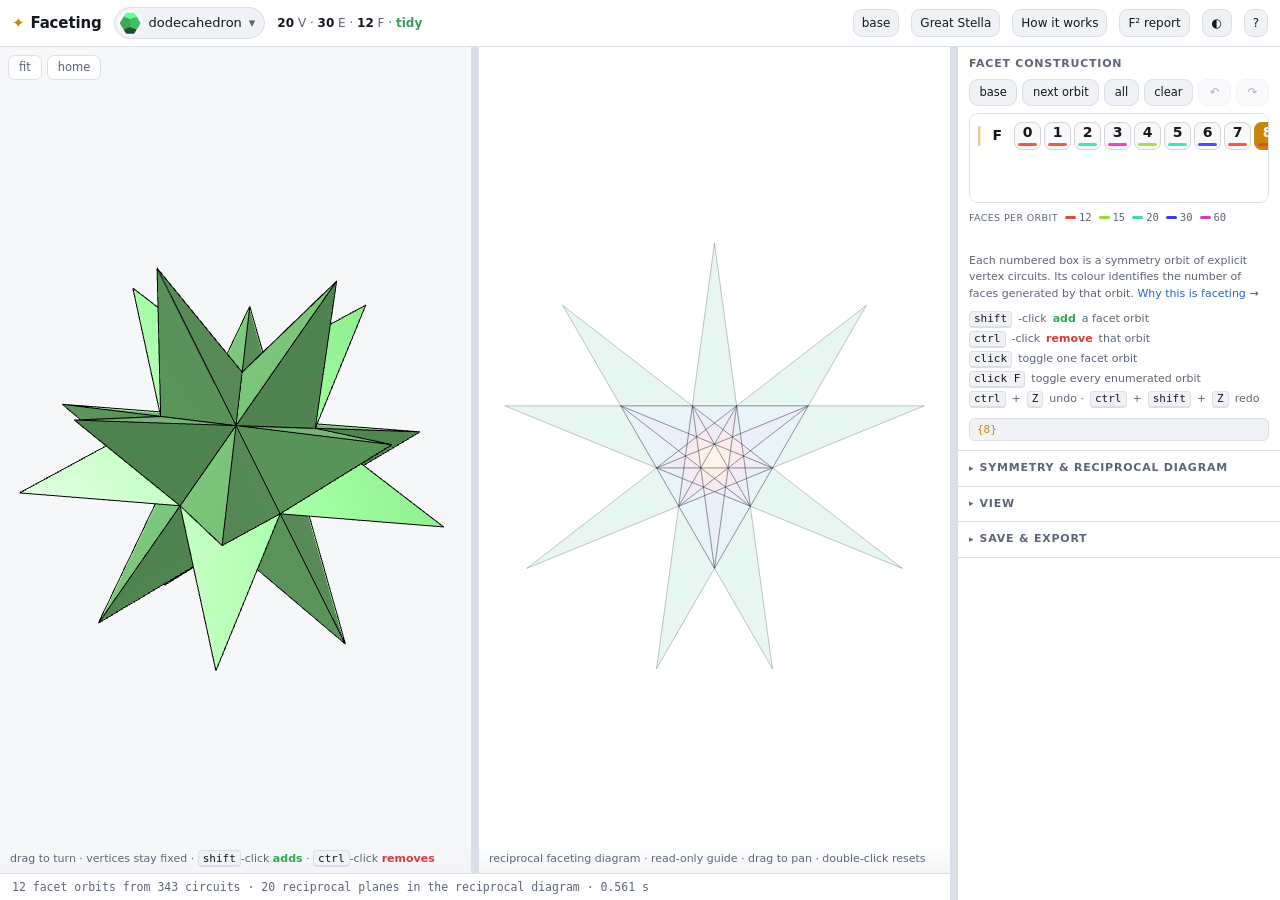
<file: web/index.html>
<!DOCTYPE html>
<html lang="en">
<head>
<meta charset="utf-8">
<meta name="viewport" content="width=device-width, initial-scale=1">
<title>Faceting — new faces on fixed vertices</title>
<meta name="description" content="Interactive polyhedron faceting by polar reciprocity: keep the vertices and change the faces.">
<link rel="icon" href="data:image/svg+xml,<svg xmlns='http://www.w3.org/2000/svg' viewBox='0 0 100 100'><text y='.9em' font-size='90'>◇</text></svg>">
<link rel="stylesheet" href="css/style.css">
<script>
  (() => {
    const saved = localStorage.getItem('theme') || 'auto';
    const dark = saved === 'dark' ||
      (saved === 'auto' && matchMedia('(prefers-color-scheme: dark)').matches);
    document.documentElement.dataset.theme = dark ? 'dark' : 'light';
    document.documentElement.dataset.themePref = saved;
  })();
</script>
</head>
<body>

<header>
  <h1>Faceting</h1>
  <button id="pickPoly" class="picker" title="Choose the base polyhedron whose vertices stay fixed">
    <img id="pickThumb" src="img/poly/u28_tmb.gif" alt="" width="26" height="26">
    <span id="pickName">dodecahedron</span>
    <b>▾</b>
  </button>
  <span id="stats" class="dim"></span>
  <div class="spacer"></div>
  <button id="presetBase" class="ghost" title="Restore the chosen polyhedron's original faces">base</button>
  <button id="presetGreatStella" class="ghost" title="Load the Great Stella target from the brief">Great Stella</button>
  <a class="ghost" href="controls.html" title="The reciprocal construction and controls">How it works</a>
  <a class="ghost" href="icosahedron-faceting.html" title="Detailed F2 icosahedron faceting case study">F² report</a>
  <button id="themeBtn" class="ghost icon" title="Light / dark">◐</button>
  <button id="help" class="ghost" title="About faceting">?</button>
</header>

<main>
  <section class="stage">
    <div class="views">
      <div class="view">
        <canvas id="view3d"></canvas>
        <div class="view-tools">
          <button id="fitView" title="Rescale so the whole faceting fills the frame">fit</button>
          <button id="homeView" title="Canonical orientation: x right, y up, z toward you">home</button>
        </div>
        <div class="view-label">
          <span>drag to turn · vertices stay fixed · <kbd>shift</kbd>-click <b class="add">adds</b> · <kbd class="kSub">ctrl</kbd>-click <b class="rem">removes</b></span>
          <span id="hover3d" class="hover"></span>
        </div>
      </div>
      <div class="splitter" id="splitViews" title="Drag to resize"></div>
      <div class="view">
        <canvas id="diagram"></canvas>
        <div class="view-label">
          <span id="diagramNote">reciprocal faceting diagram · read-only guide · drag to pan · double-click resets</span>
          <span id="hover2d" class="hover"></span>
        </div>
      </div>
    </div>
    <div class="statusbar">
      <div id="progress"></div>
      <span id="status">loading…</span>
    </div>
  </section>

  <div class="splitter vertical" id="splitPanel" title="Drag to resize"></div>

  <aside class="panel right">
    <div class="group cells-group">
      <div class="group-head">
        <h2>Facet construction</h2>
        <div class="row buttons tight">
          <button id="selectCore" title="Use the base polyhedron's original faces">base</button>
          <button id="growLayer" title="Select the next explicit facet orbit">next orbit</button>
          <button id="selectAll">all</button>
          <button id="selectNone">clear</button>
          <button id="undoBtn" class="icon" title="Undo the last faceting change (ctrl+Z)" disabled>↶</button>
          <button id="redoBtn" class="icon" title="Redo (ctrl+shift+Z)" disabled>↷</button>
        </div>
      </div>
      <div class="cells-wrap"><canvas id="cells"></canvas></div>
      <div id="cellsLegend" class="legend" title="Each colour marks the number of faces in that orbit"></div>
      <div id="cellInfo" class="info mono"></div>
      <p class="note">
        Each numbered box is a symmetry orbit of explicit vertex circuits. Its
        colour identifies the number of faces generated by that orbit.
        <a href="controls.html">Why this is faceting →</a>
      </p>
      <ul class="note keys">
        <li><kbd>shift</kbd>-click <b class="add">add</b> a facet orbit</li>
        <li><kbd class="kSub">ctrl</kbd>-click <b class="rem">remove</b> that orbit</li>
        <li><kbd>click</kbd> toggle one facet orbit</li>
        <li><kbd>click F</kbd> toggle every enumerated orbit</li>
        <li><kbd>ctrl</kbd>+<kbd>Z</kbd> undo · <kbd>ctrl</kbd>+<kbd>shift</kbd>+<kbd>Z</kbd> redo</li>
      </ul>
      <input id="cellsString" class="mono" spellcheck="false"
             title="Selected facet-orbit numbers, for exact links and native JSON presets">
    </div>

    <details class="group" id="symGroup">
      <summary><h2>Symmetry &amp; reciprocal diagram</h2></summary>
      <label class="field">
        <span>base symmetry</span>
        <select id="polySym"></select>
      </label>
      <label class="field">
        <span>faceting symmetry</span>
        <select id="stellSym"></select>
      </label>
      <label class="field" title="How deeply to build the optional reciprocal arrangement diagram">
        <span>diagram through <b id="depthLabel">20</b> depths</span>
        <input id="depth" type="range" min="2" max="60" value="20">
      </label>
      <label class="field" title="Which inequivalent vertex figure to show">
        <span>vertex figure</span>
        <select id="planeIndex"></select>
      </label>
      <p class="note">
        Facet circuits are repeated by the faceting symmetry. The depth control
        changes only the reciprocal discovery diagram, not the fixed vertex set.
      </p>
    </details>

    <details class="group">
      <summary><h2>View</h2></summary>
      <label class="check"><input id="autoRotate" type="checkbox"> spin the solid</label>
      <label class="check"><input id="showEdges" type="checkbox" checked> draw edges</label>
      <fieldset class="sym-elems">
        <legend title="The faceting symmetry elements, drawn as occluded geometry">symmetry elements</legend>
        <label class="check"><input id="showAxes" type="checkbox"> <i class="sw ax"></i> rotation axes</label>
        <label class="check"><input id="showMirrors" type="checkbox"> <i class="sw mi"></i> mirror planes</label>
        <label class="check"><input id="showImproper" type="checkbox"> <i class="sw im"></i> rotoreflection axes</label>
      </fieldset>
      <label class="field" title="Thickness of the edge lines, in pixels">
        <span>edge weight <b id="edgeWidthLabel">1.0</b></span>
        <input id="edgeWidth" type="range" min="0.5" max="8" step="0.5" value="1">
      </label>
      <label class="check" title="Tint unchosen reciprocal regions">
        <input id="showAllFacets" type="checkbox" checked> shade unchosen regions
      </label>
    </details>

    <details class="group">
      <summary><h2>Save &amp; export</h2></summary>
      <div class="row buttons">
        <button id="saveJson" class="primary" title="Save this faceting as JSON">Save JSON</button>
        <label class="filebtn inline" title="Open faceting JSON or a reciprocal .stel source">
          Open…
          <input id="loadDoc" type="file" accept=".json,.stel,.txt">
        </label>
      </div>
      <p class="note">
        Native JSON saves the base and faceting state. Original <code>.stel</code>
        files open as facetings of their named polyhedron's dual.
      </p>
      <div class="row buttons">
        <button id="exportStl" title="Mesh for 3D printing">STL</button>
        <button id="exportObj">OBJ</button>
        <button id="exportOff">OFF</button>
      </div>
      <div class="row buttons">
        <button id="exportSvg" title="Faceting diagram as vector art">diagram SVG</button>
        <button id="exportPng">view PNG</button>
        <button id="exportStel" title="Export the reciprocal construction for the original Java program">dual .stel</button>
      </div>
      <div class="row buttons">
        <button class="sample" data-file="sample_01.stel">dual sample 1</button>
        <button class="sample" data-file="sample_02.stel">2</button>
        <button class="sample" data-file="sample_03.stel">3</button>
        <button class="sample" data-file="sample_04.stel">4</button>
      </div>
    </details>
  </aside>
</main>

<dialog id="catalogDialog">
  <div class="cat-head">
    <input id="search" type="search" placeholder="Search base solids by name, file or symmetry…" autocomplete="off">
    <button id="catalogClose" class="ghost">Close</button>
  </div>
  <nav id="catChips" class="cat-chips"></nav>
  <div id="catalog" class="scroll"></div>
  <footer class="cat-foot">
    <img id="footThumb" alt="" width="34" height="34">
    <div class="cat-foot-text">
      <b id="footName">—</b>
      <span id="footMeta" class="dim"></span>
    </div>
    <span id="footCount" class="dim"></span>
  </footer>
</dialog>

<dialog id="helpDialog">
  <h2>Faceting, in one minute</h2>
  <p>
    A faceting keeps a polyhedron's <em>vertices</em> and connects them with
    different faces. Draw every diagonal of a pentagon and the original five
    vertices now bound a pentagram: the two-dimensional version.
  </p>
  <p>
    Faceting is polar-dual to stellation. This app directly finds coplanar
    circuits in the chosen solid's fixed vertex table and repeats them by
    symmetry. Alongside that model it constructs the dual plane arrangement as
    a reciprocal faceting diagram. This is geometric duality, not a relabelled
    stellation mesh.
  </p>
  <h3>How to use it</h3>
  <ul>
    <li>Choose the base solid whose vertices must remain fixed.</li>
    <li>The construction table exposes explicit circuit orbits. Shift adds a
      facet orbit; ctrl removes it. The diagram is a read-only reciprocal guide.</li>
    <li><em>base</em> restores the original faces. <em>next orbit</em> walks the
      directly enumerated circuit families.</li>
    <li>The <b>Great Stella</b> button loads the dodecahedral target from the brief.</li>
    <li>The <a href="icosahedron-faceting.html"><b>F² report</b></a> computes the
      small stellated dodecahedron as both an icosahedron faceting and a
      dodecahedron stellation.</li>
    <li>See <a href="controls.html">How it works</a> for the exact correspondence.</li>
  </ul>
  <h3>Provenance</h3>
  <p>
    The arrangement core is a JavaScript port of the Stellation applet written by
    <a href="http://bulatov.org/polyhedra/stellation_applet/" target="_blank" rel="noopener">Vladimir Bulatov</a>
    in 1998–2001 and checked number-for-number against the Java implementation.
    This mirror adds the polar-reciprocal faceting layer.
  </p>
  <p>
    The catalog includes all 146 finite nonprismatic noble polyhedra from
    <a href="https://arxiv.org/abs/2607.28711" target="_blank" rel="noopener">Connor Hill’s 2026 enumeration</a>:
    nine existing regular models and 137 additions from his
    <a href="https://github.com/Plasmath/noble-tools-revised" target="_blank" rel="noopener">model library</a>.
    Imported model data and derived thumbnails are provided under
    <a href="data/nobles-GPL-3.0.txt">GPLv3</a>, without warranty;
    <a href="data/nobles.md">source and conversion notes</a>.
    Disphenoid and stephanoid families are not enumerated in this finite catalog.
  </p>
  <p class="note">Build <span id="buildStamp" class="mono"></span></p>
  <button id="helpClose">close</button>
</dialog>

<script type="module" src="js/app.js"></script>
</body>
</html>
</file>
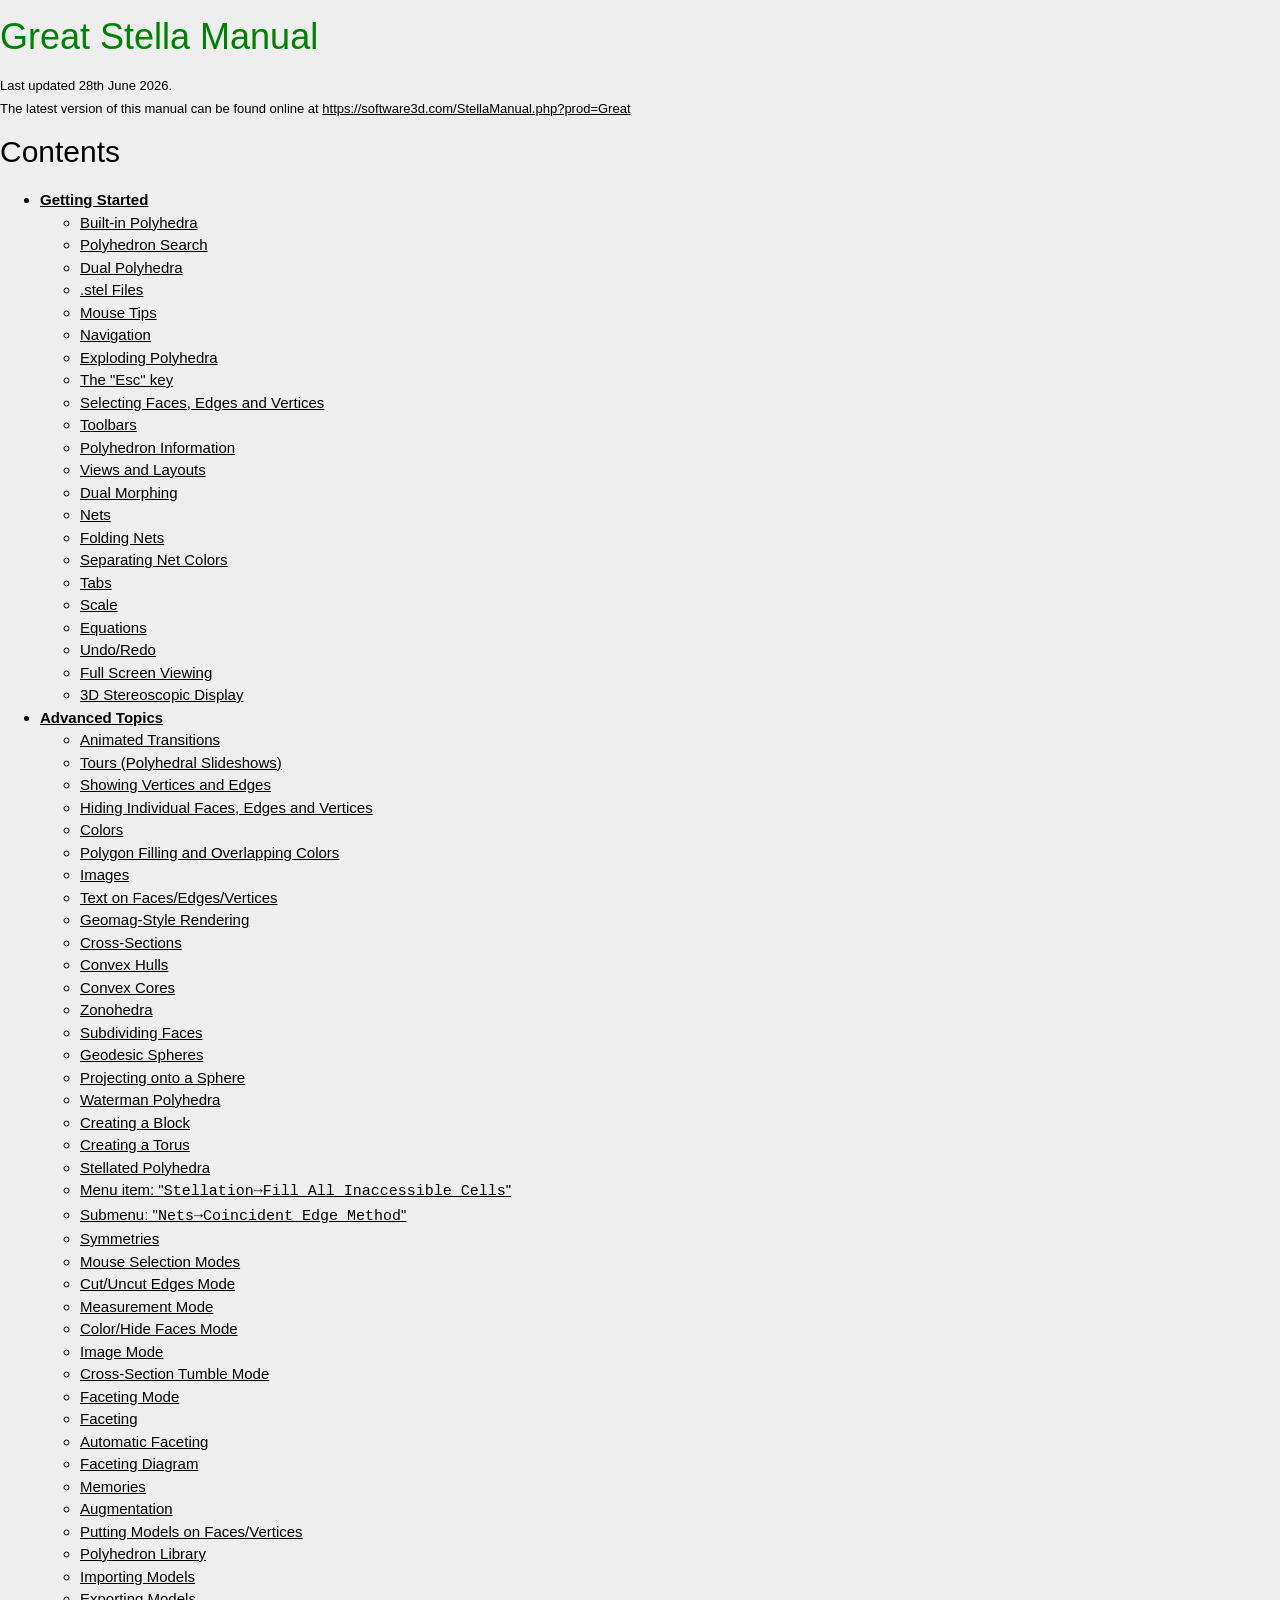
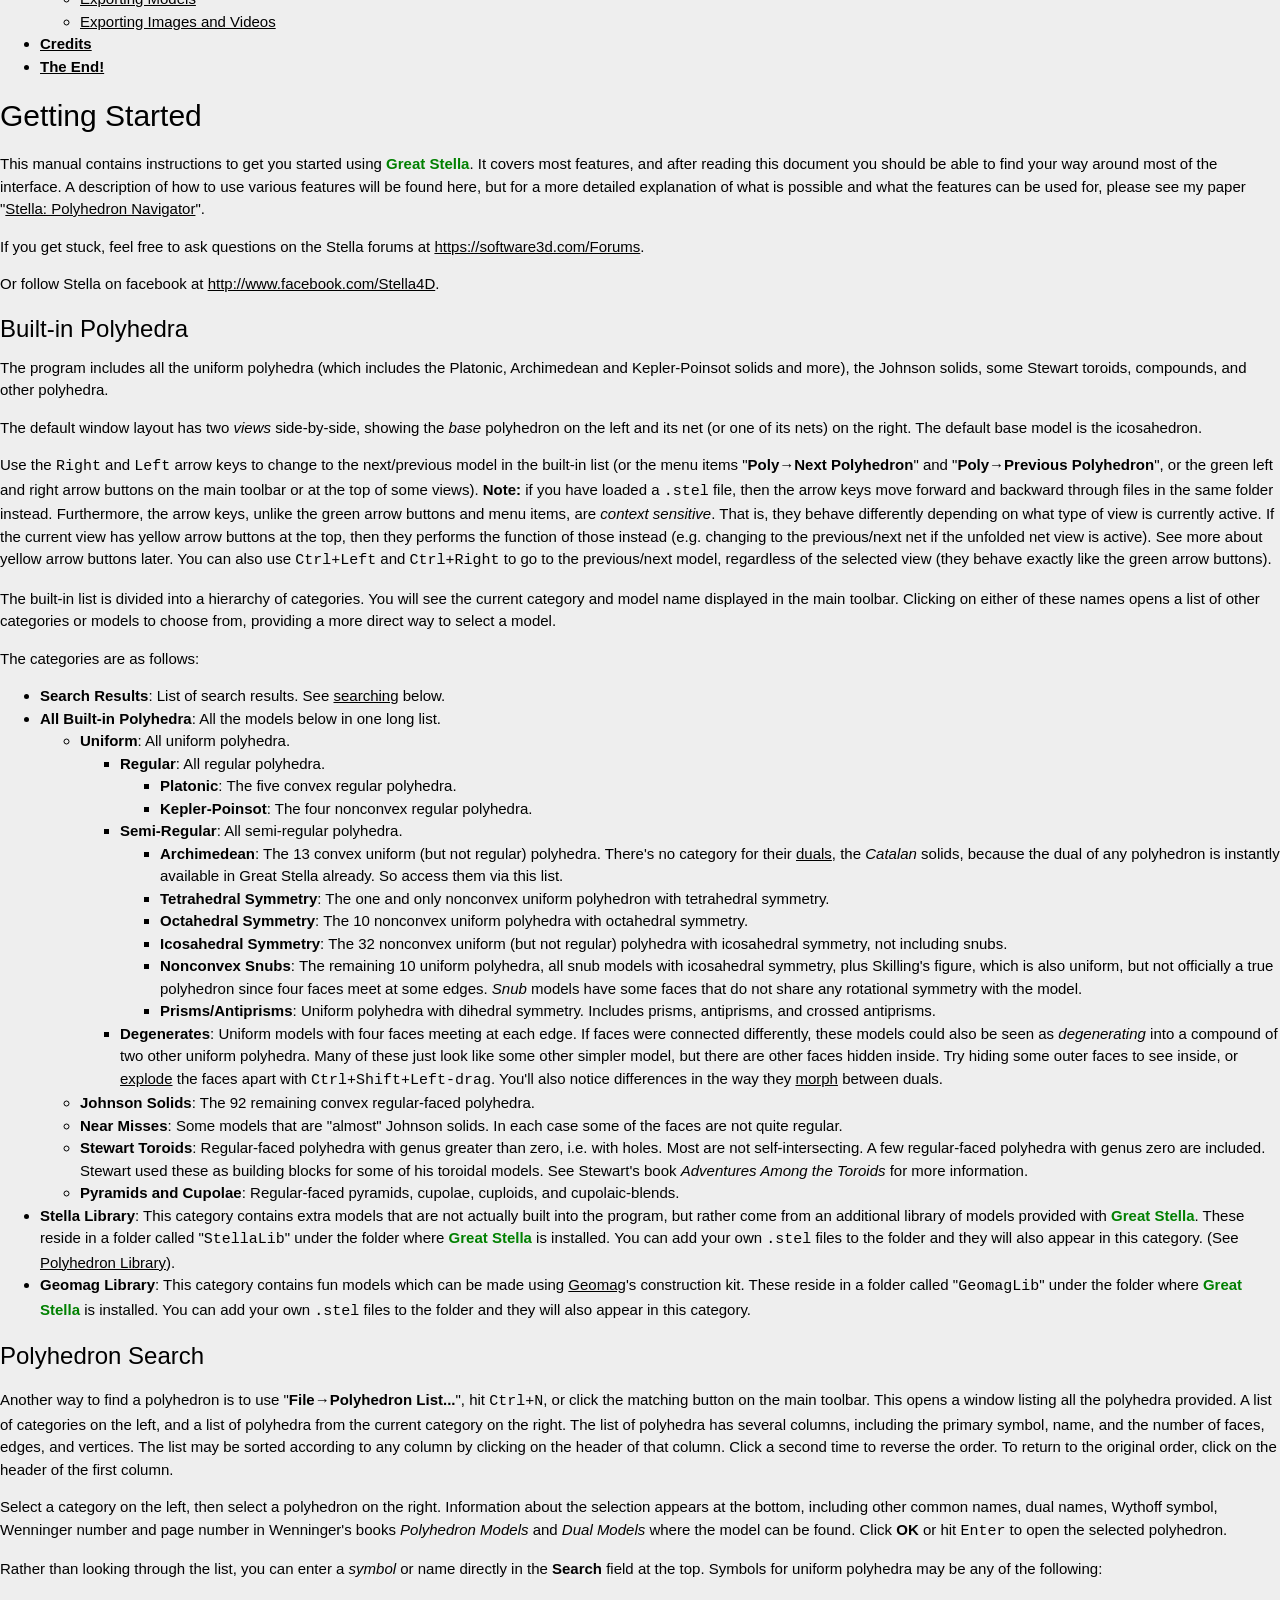
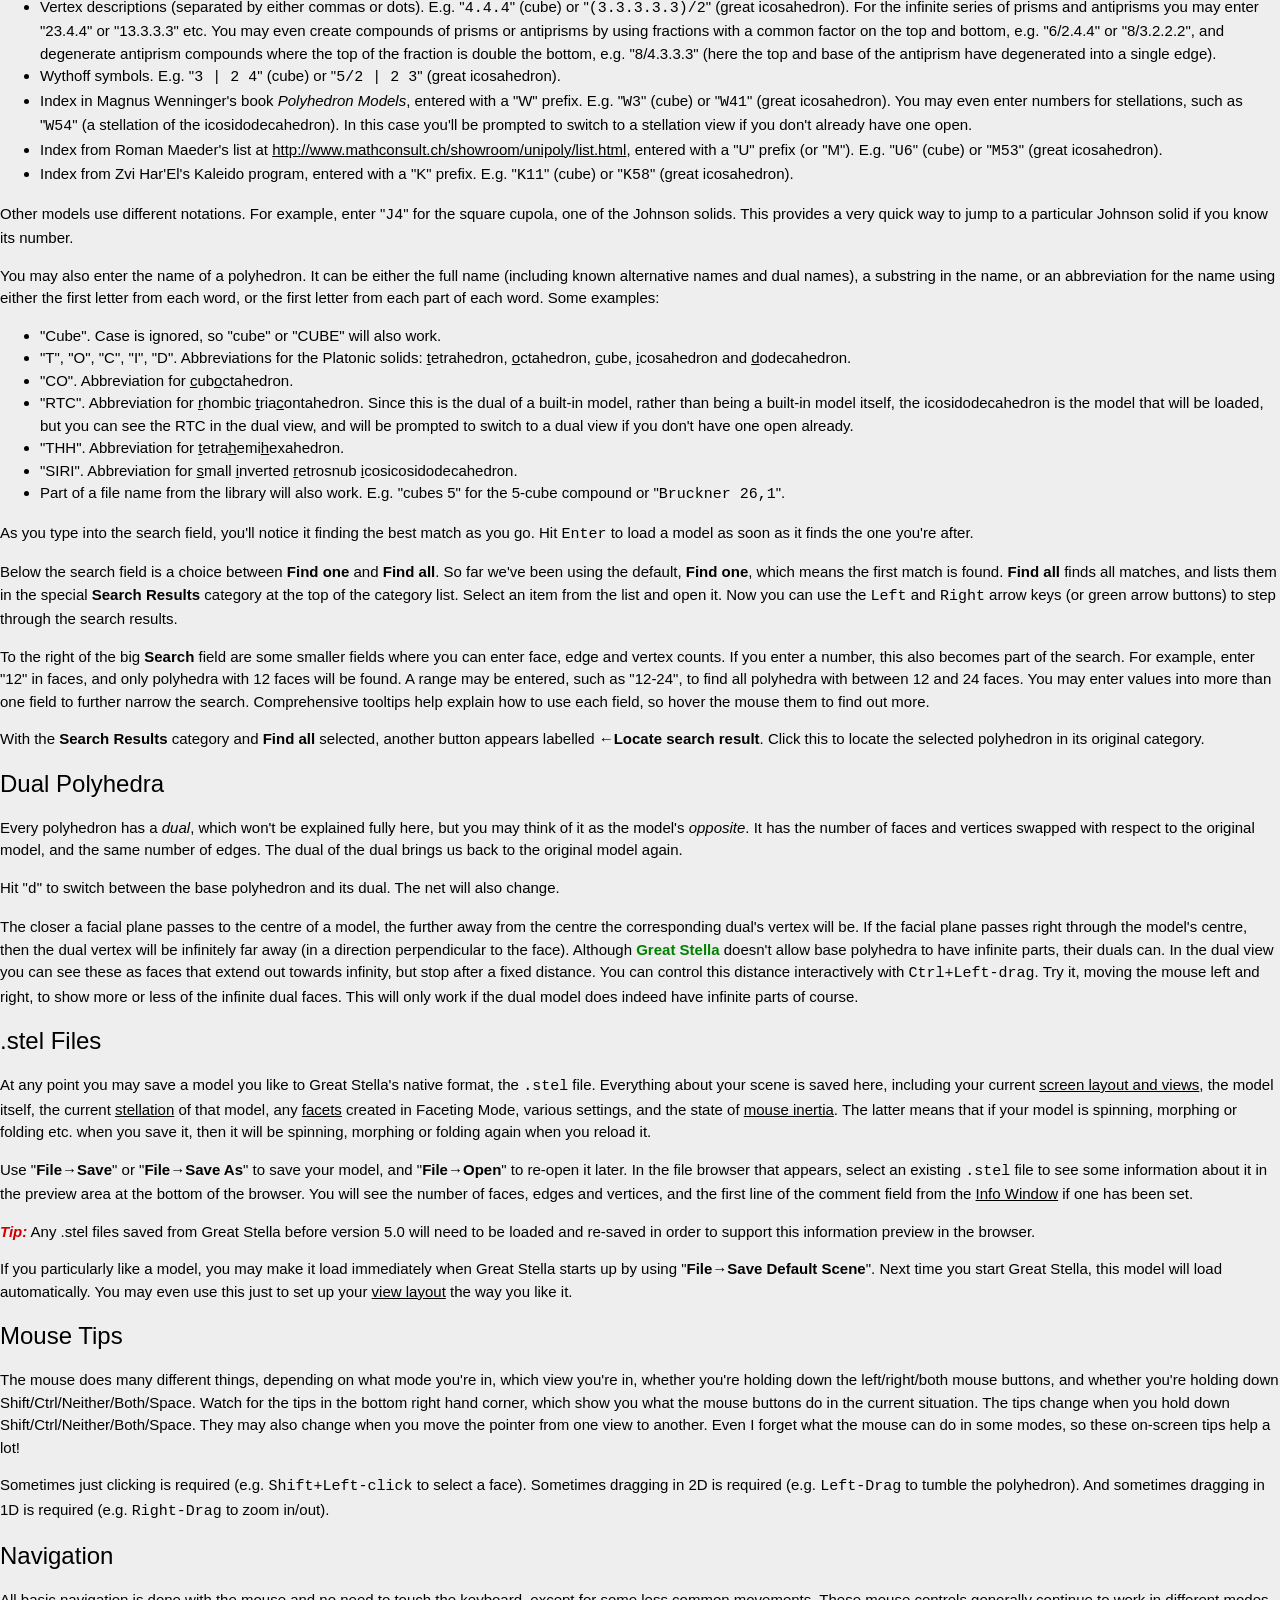
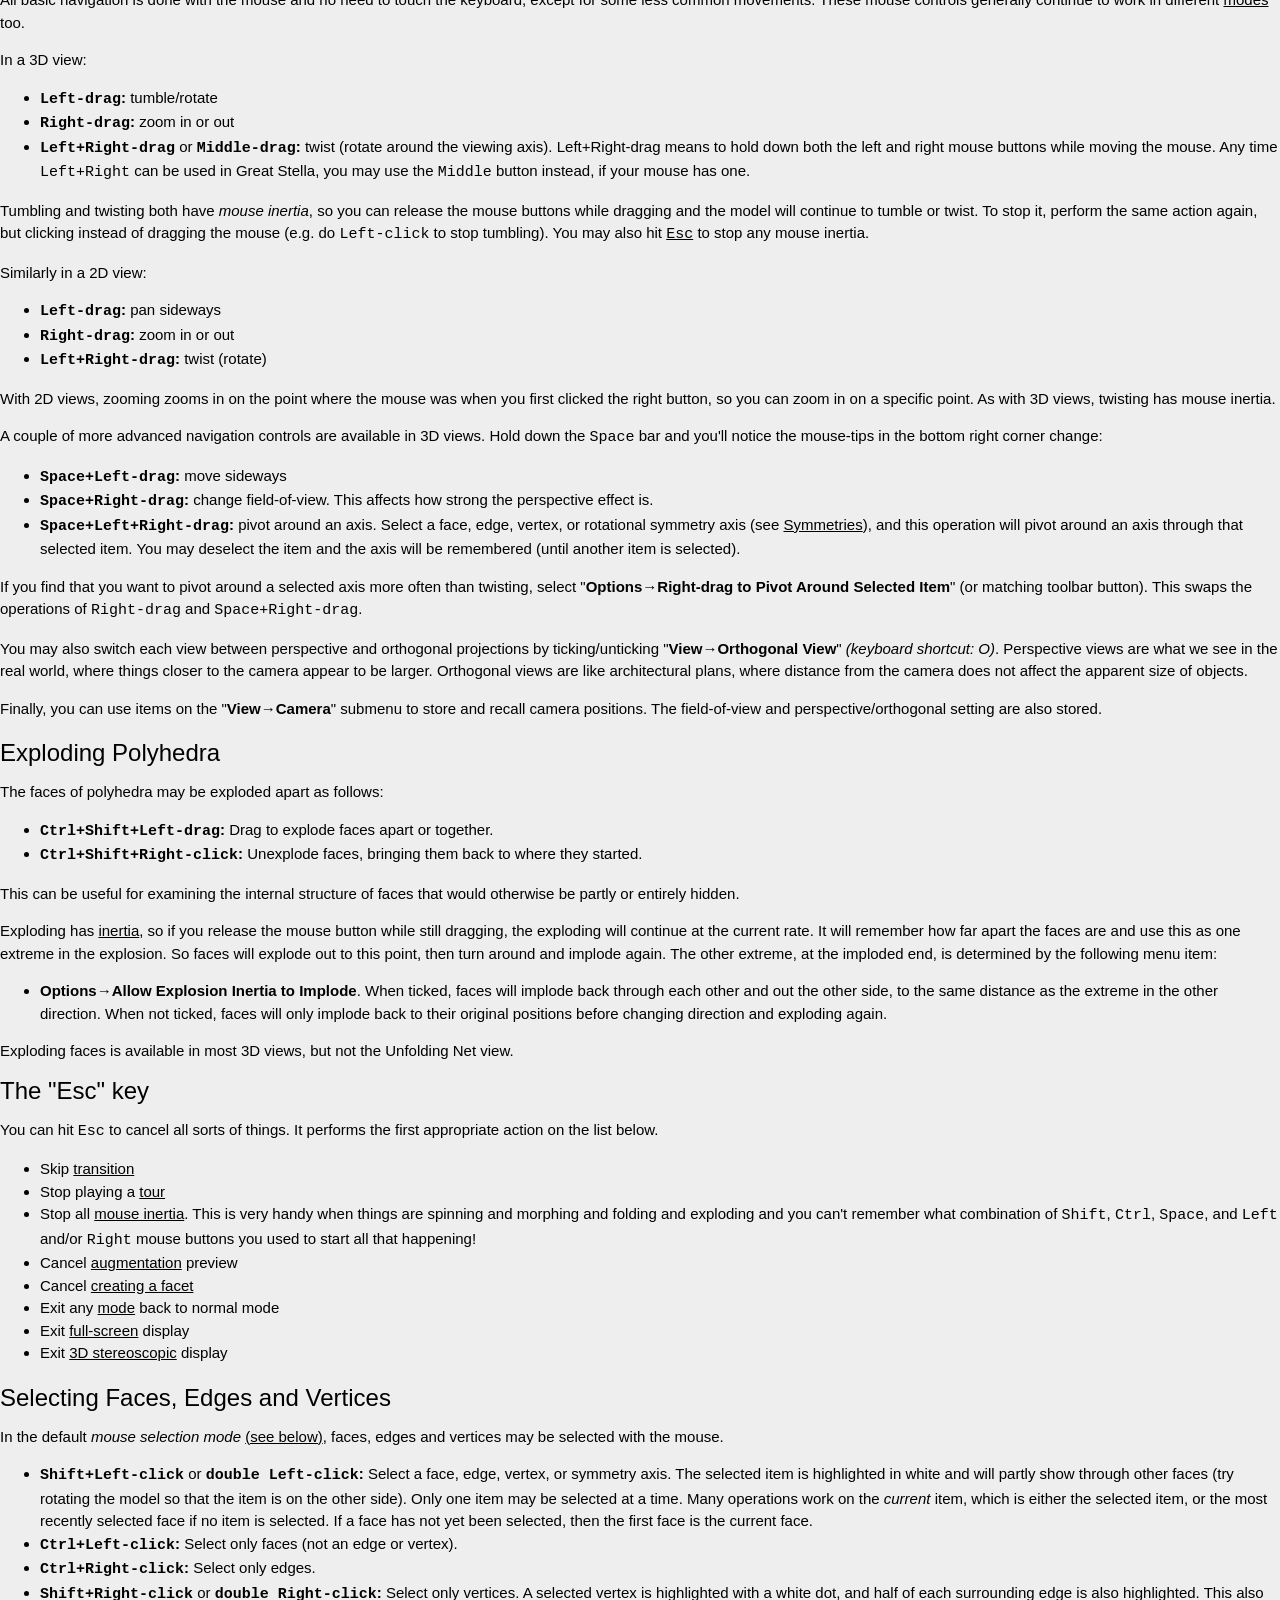
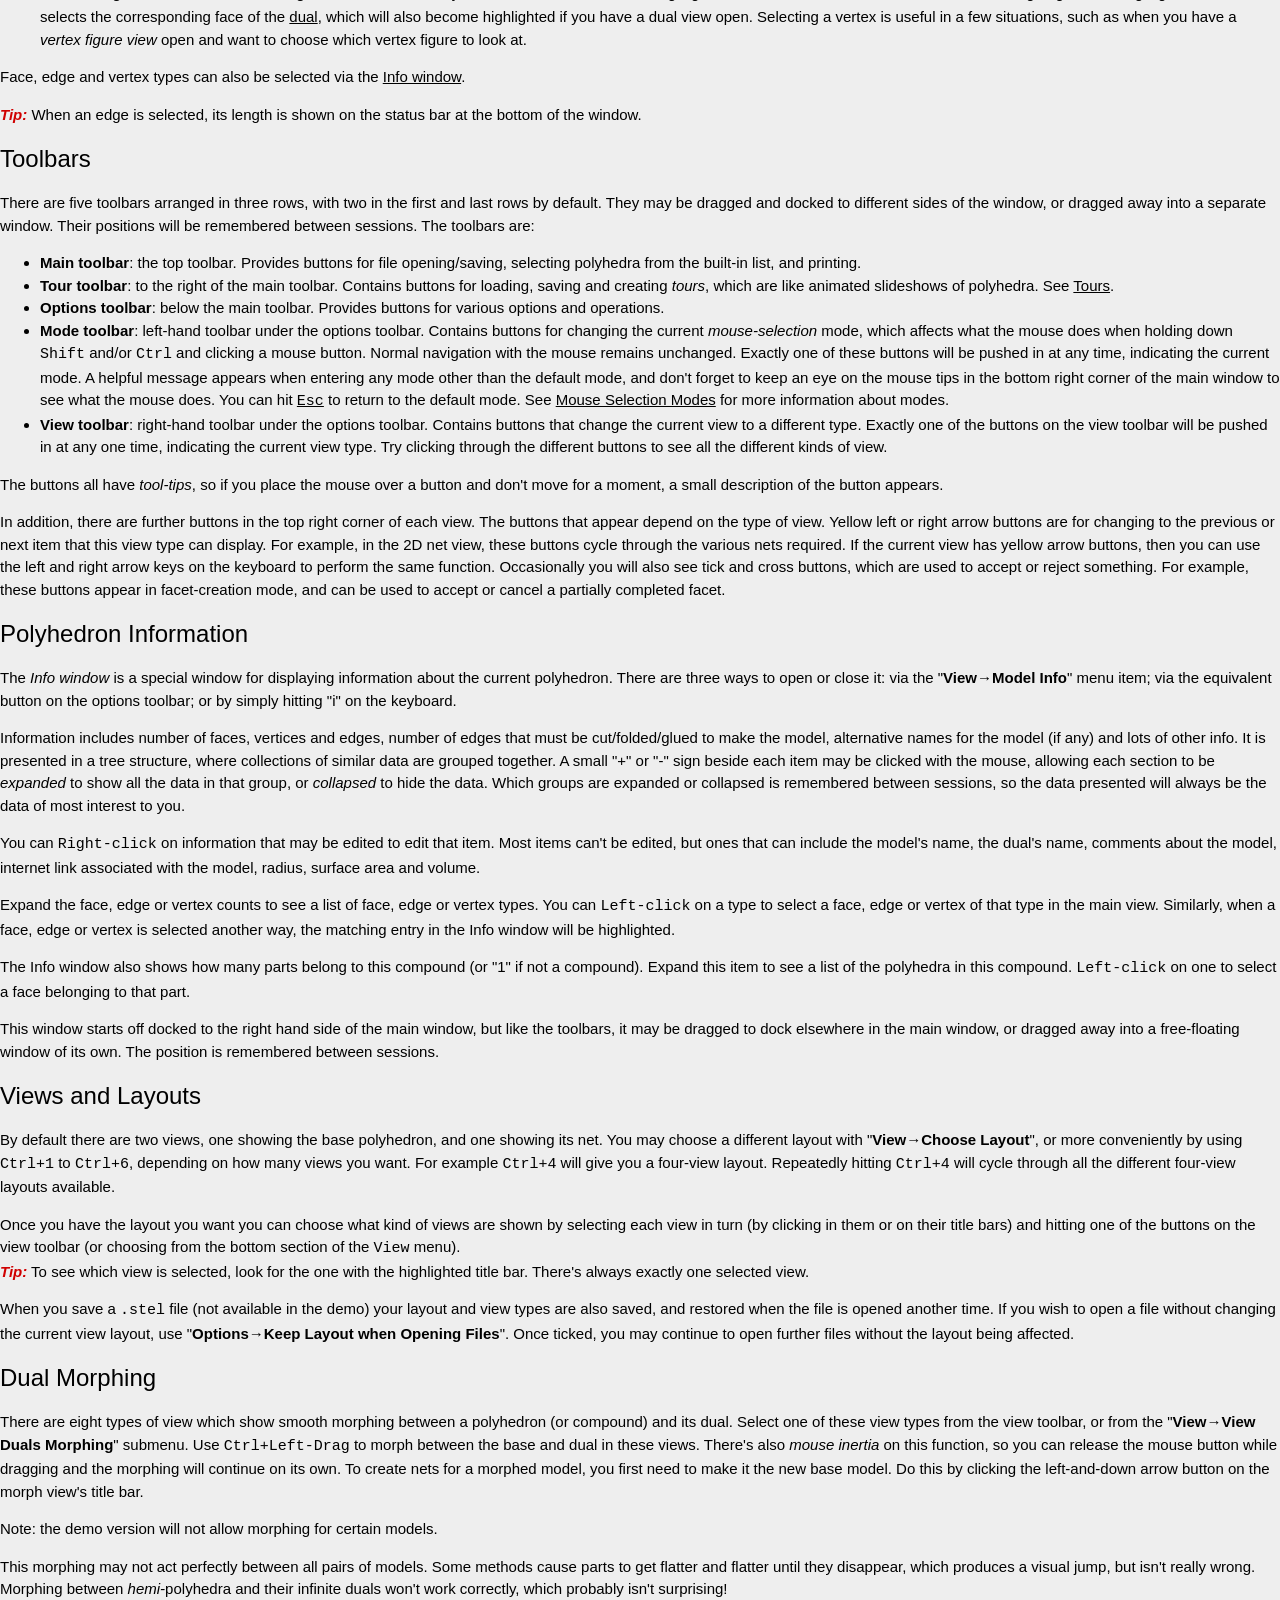
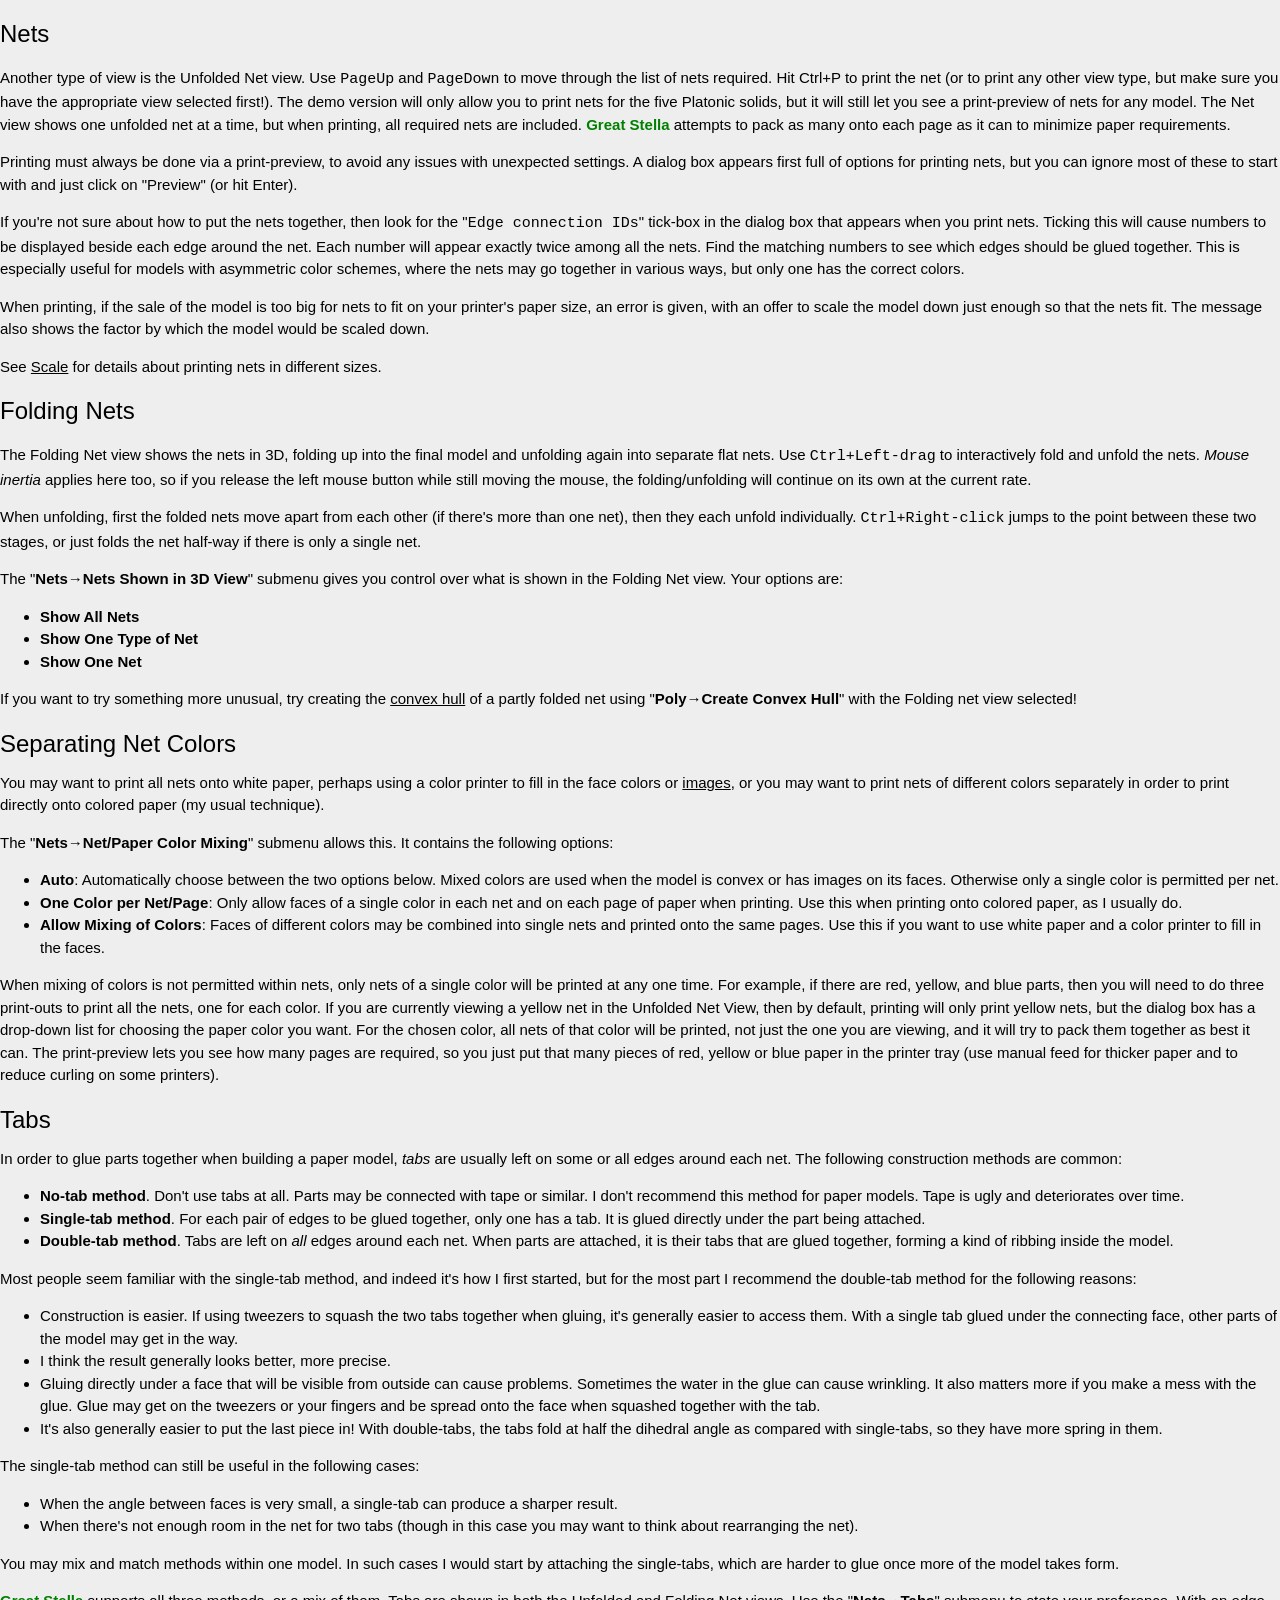
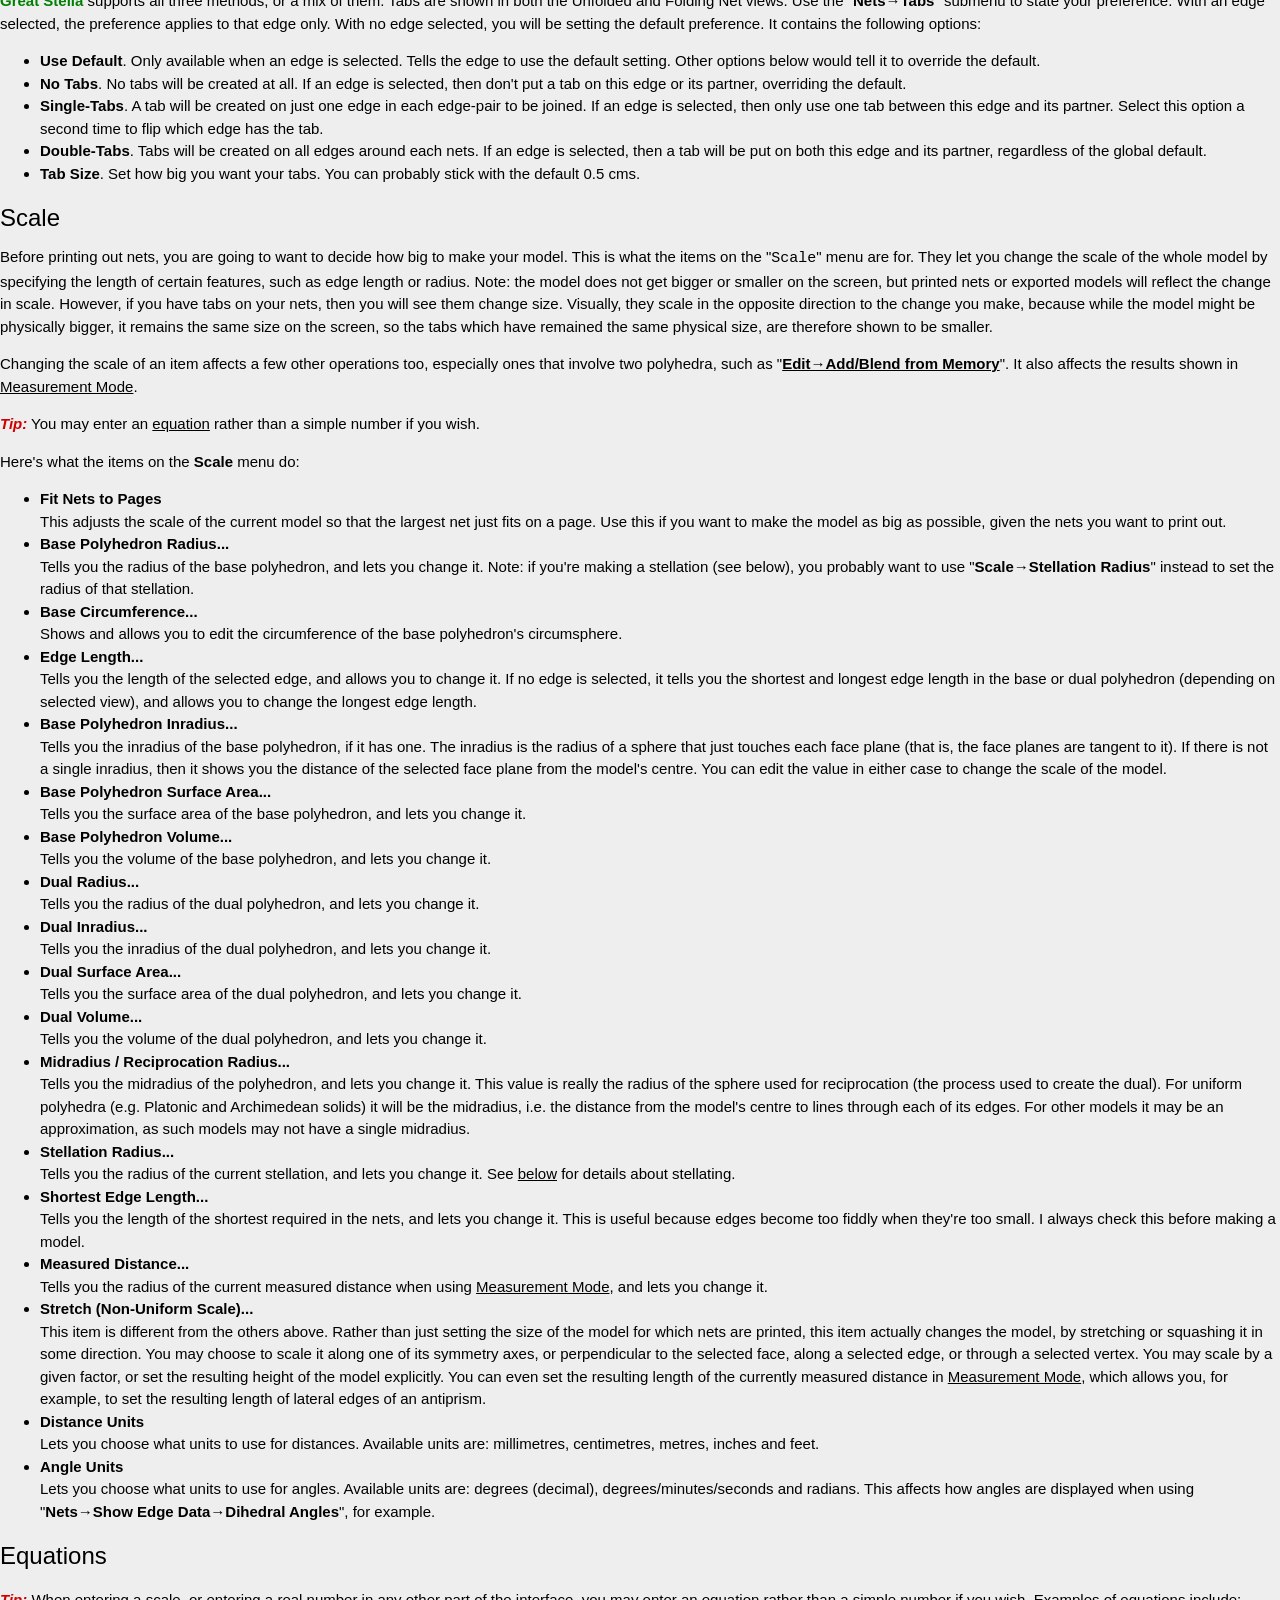
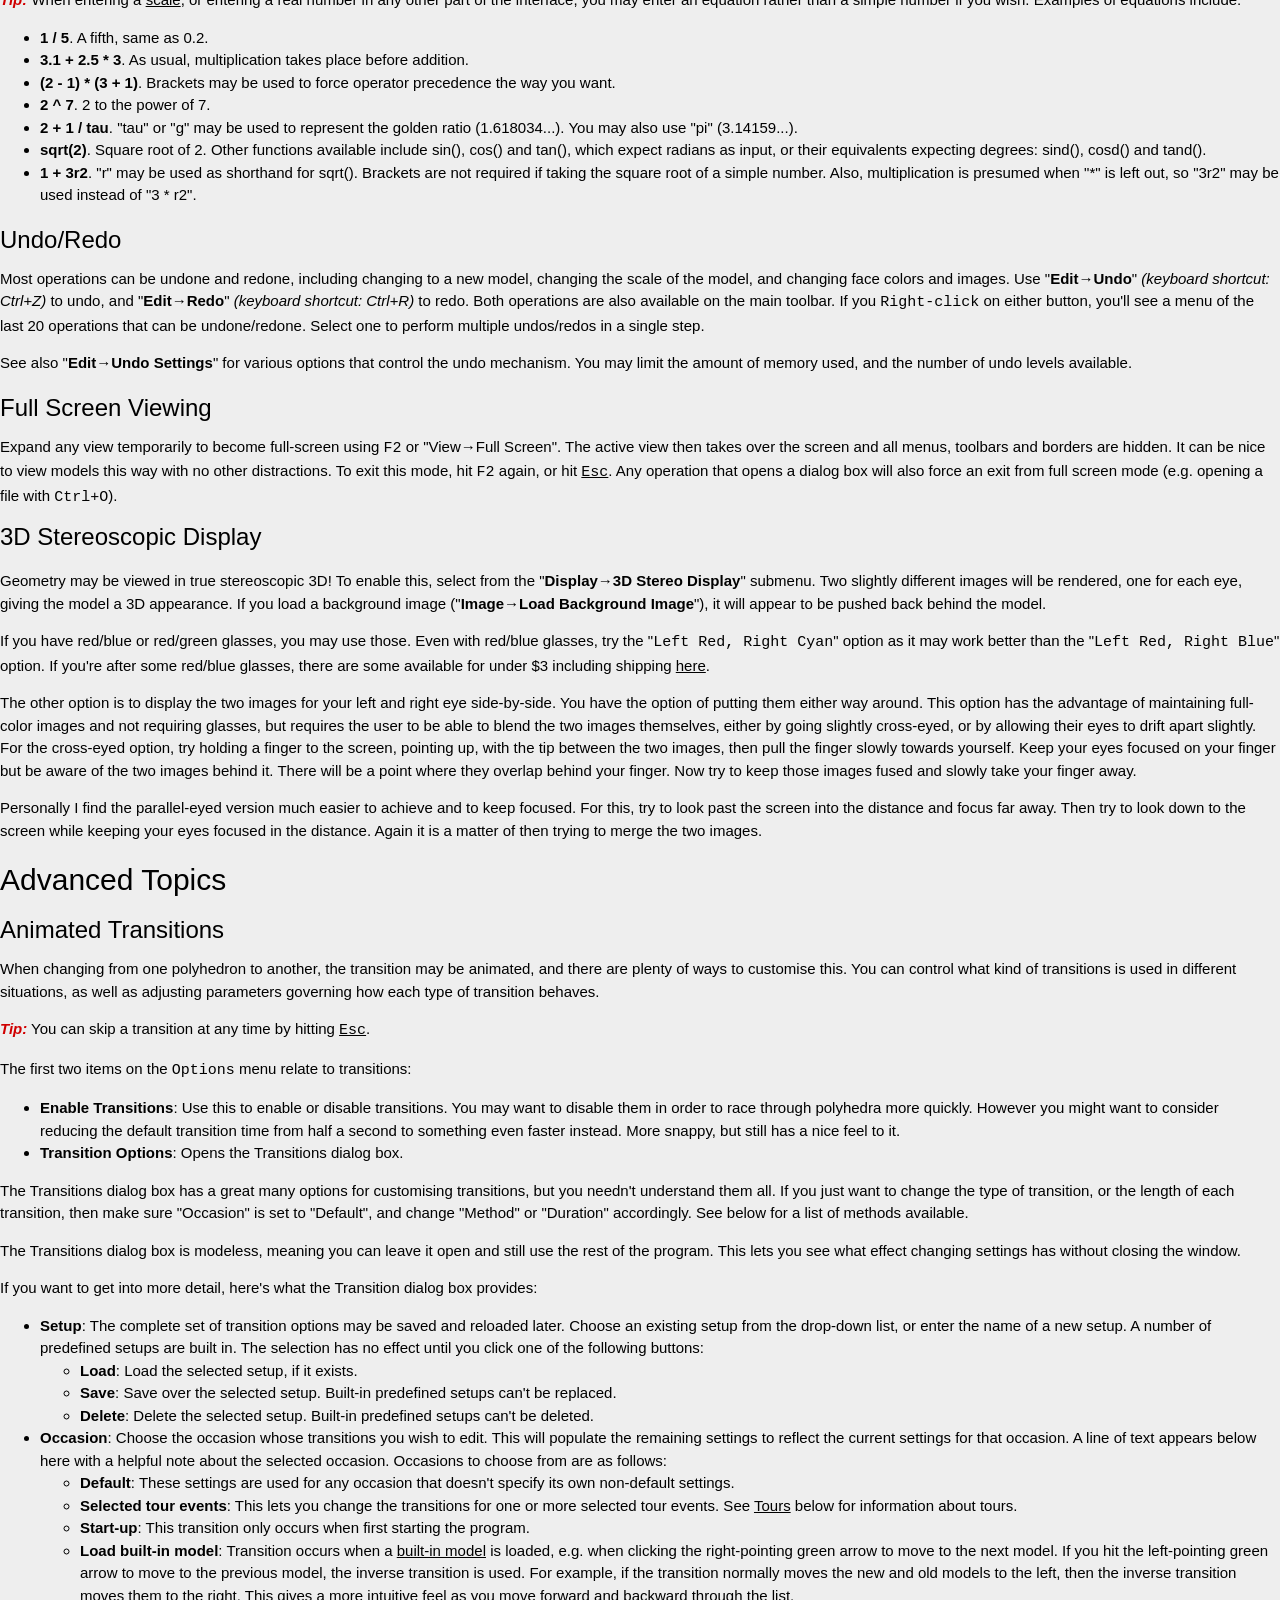
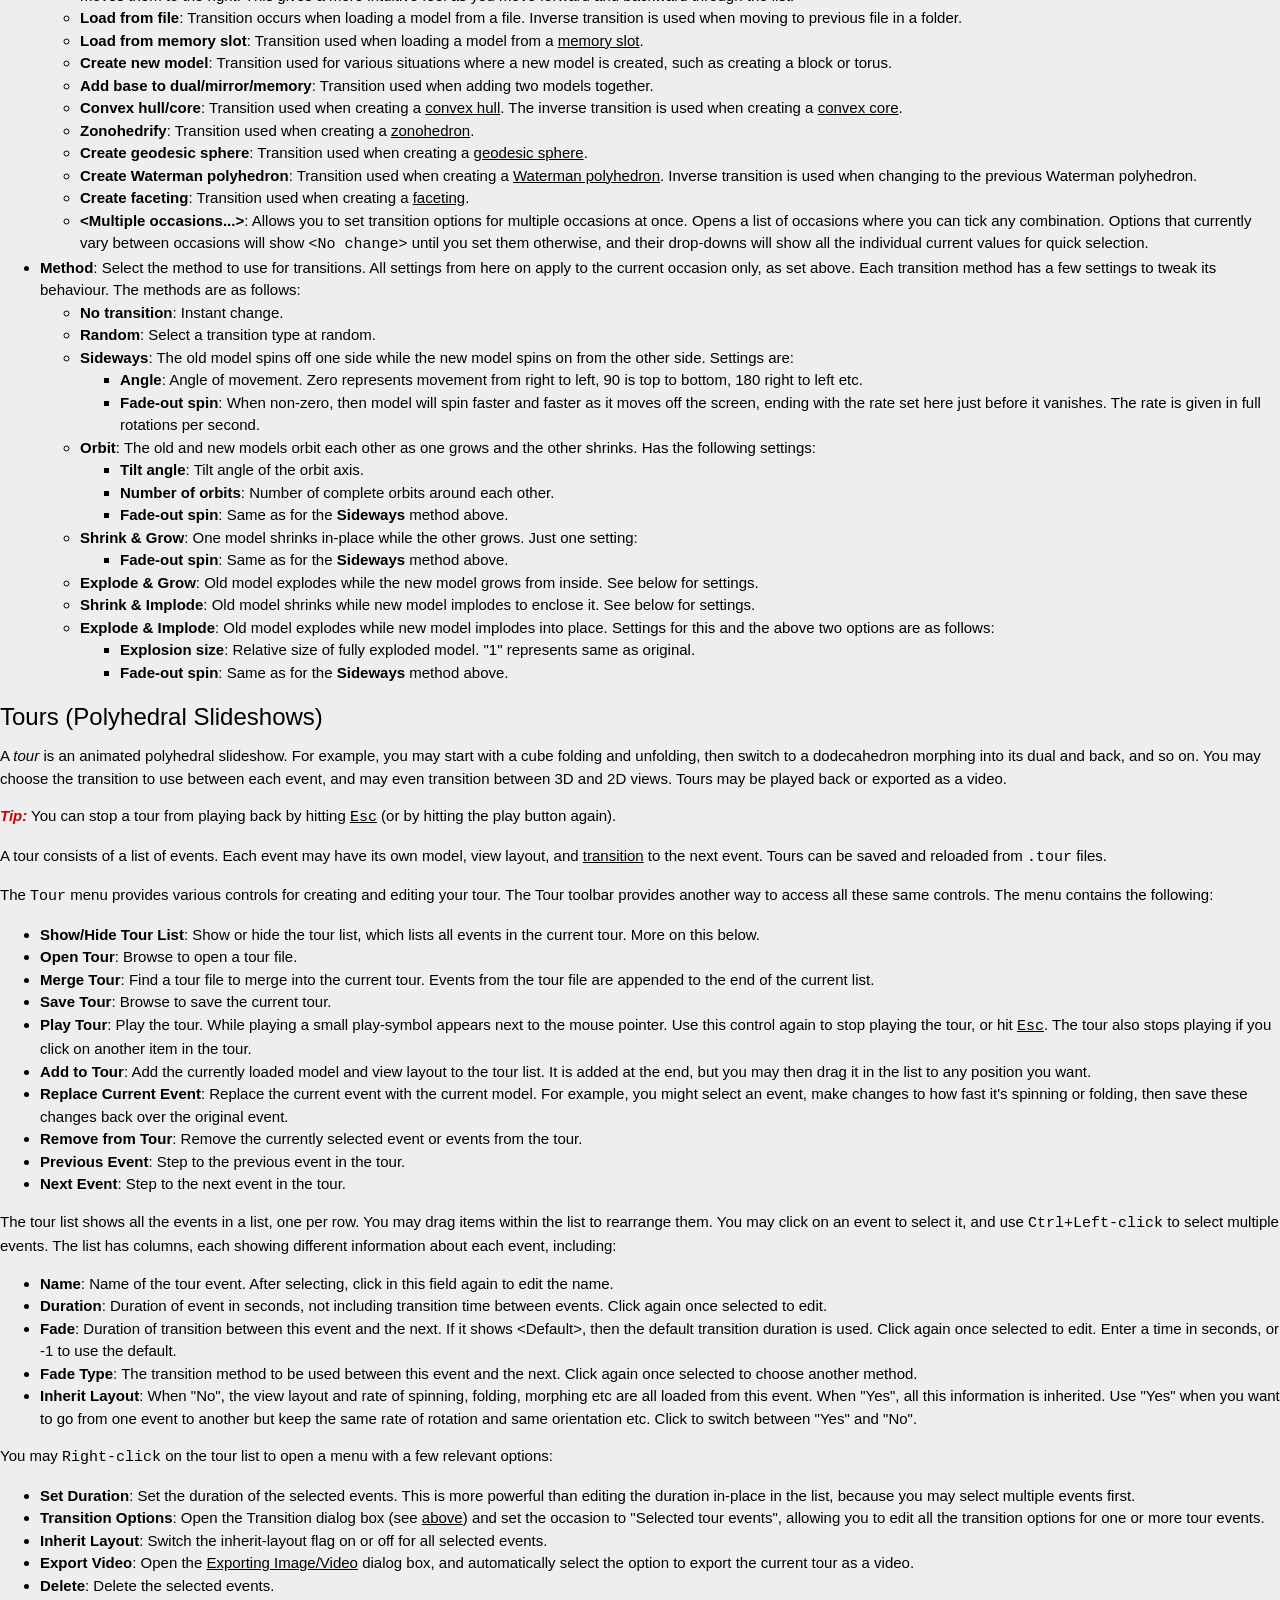
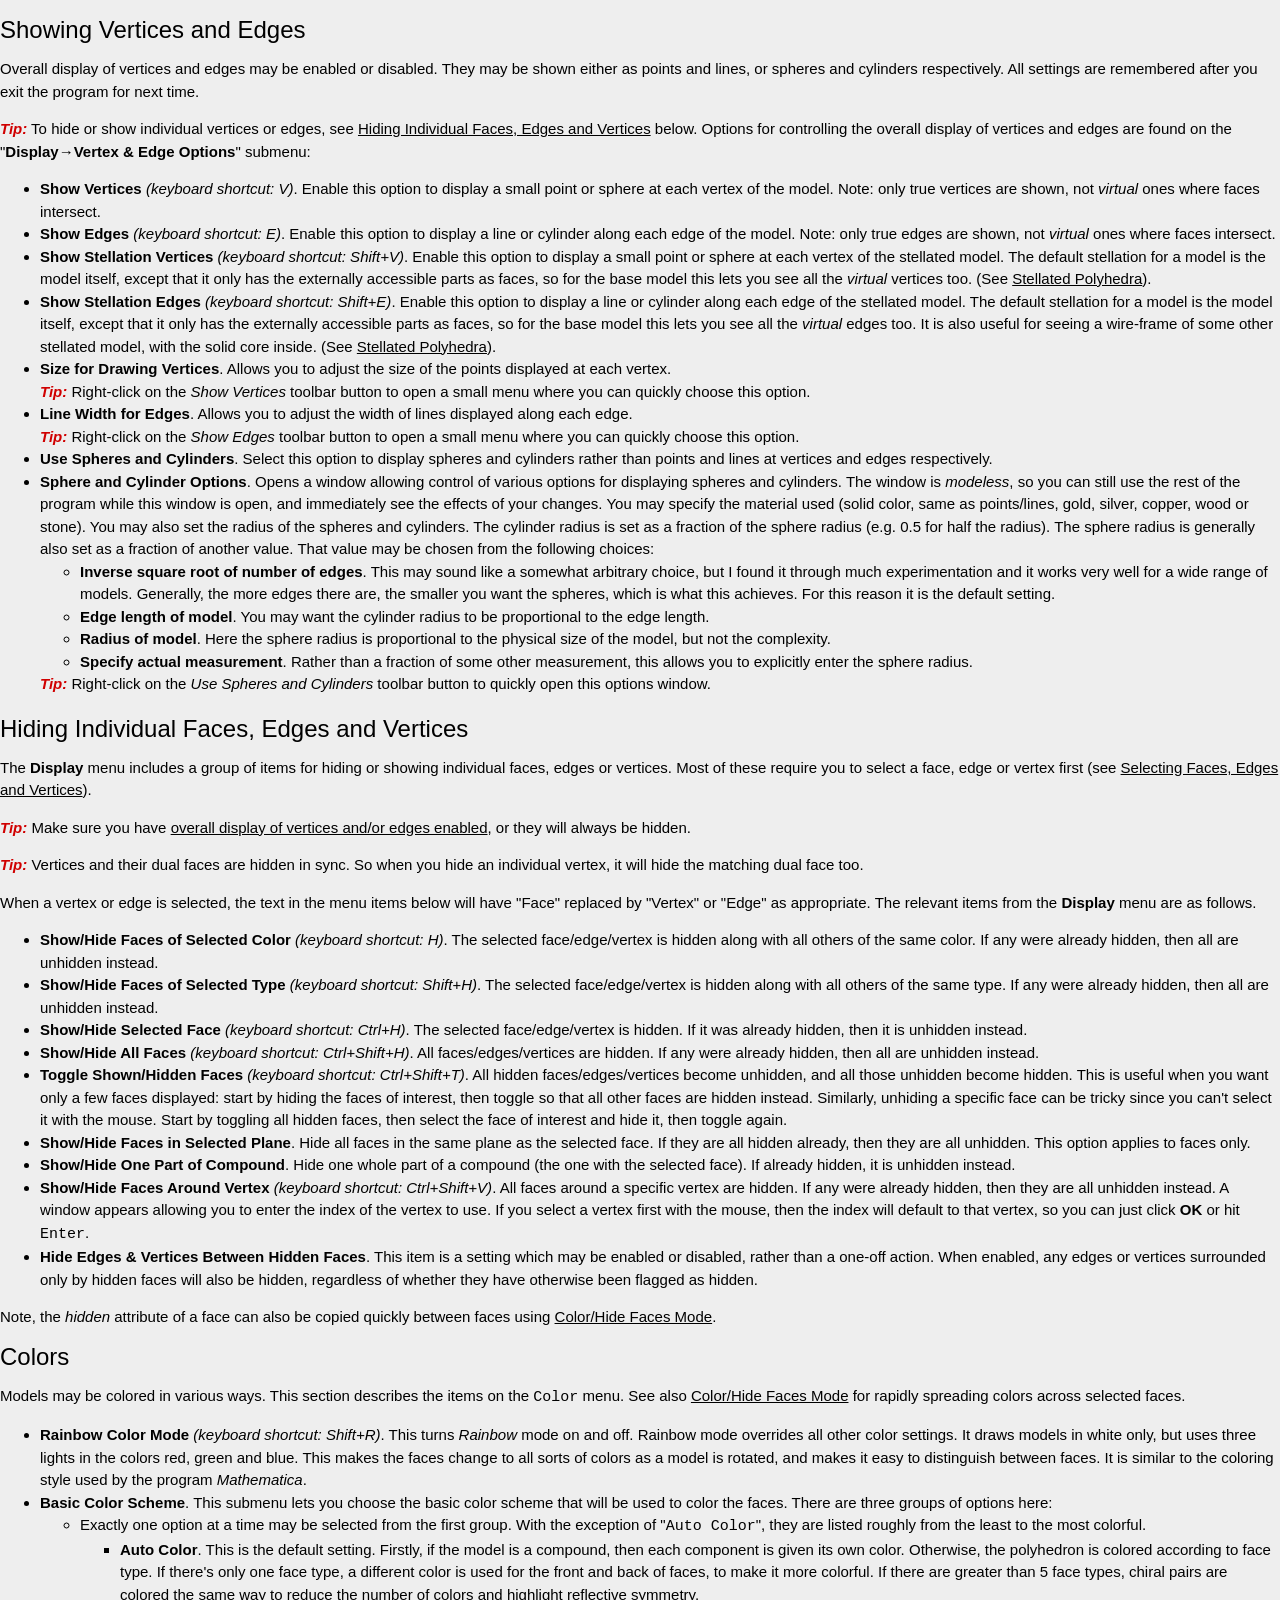
<file: Great Stella Manual.html>
<!DOCTYPE html>
<!-- saved from url=(0054)https://www.software3d.com/StellaManual.php?prod=Great -->
<html lang="en"><head><meta http-equiv="Content-Type" content="text/html; charset=UTF-8">

<meta name="viewport" content="width=device-width, initial-scale=1">
<link rel="SHORTCUT ICON" href="https://www.software3d.com/favicon.ico">
<link rel="stylesheet" href="./Great Stella Manual_files/w3.css">
<link rel="stylesheet" href="./Great Stella Manual_files/font-awesome.min.css">

<title>Great Stella Manual</title>
</head>
<body bgcolor="#eeeeee">

<h1><font color="green">Great Stella Manual</font></h1>


<font size="-1">
Last updated 28th June 2026.<br>
The latest version of this manual can be found online at
<a href="https://software3d.com/StellaManual.php?prod=Great">
https://software3d.com/StellaManual.php?prod=Great</a>
</font>

<h2><a name="contents">Contents</a></h2>
<ul>
<li><b><a href="https://www.software3d.com/StellaManual.php?prod=Great#start">Getting Started</a></b><ul>
<li><a href="https://www.software3d.com/StellaManual.php?prod=Great#builtin">Built-in Polyhedra</a>
</li><li><a href="https://www.software3d.com/StellaManual.php?prod=Great#search">Polyhedron Search</a>
</li><li><a href="https://www.software3d.com/StellaManual.php?prod=Great#dual">Dual Polyhedra</a>
</li><li><a href="https://www.software3d.com/StellaManual.php?prod=Great#stelFile">.stel Files</a>
</li><li><a href="https://www.software3d.com/StellaManual.php?prod=Great#tips">Mouse Tips</a>
</li><li><a href="https://www.software3d.com/StellaManual.php?prod=Great#navigation">Navigation</a>
</li><li><a href="https://www.software3d.com/StellaManual.php?prod=Great#explode">Exploding Polyhedra</a>
</li><li><a href="https://www.software3d.com/StellaManual.php?prod=Great#esc">The "Esc" key</a>
</li><li><a href="https://www.software3d.com/StellaManual.php?prod=Great#selecting">Selecting Faces, Edges and Vertices</a>
</li><li><a href="https://www.software3d.com/StellaManual.php?prod=Great#toolbars">Toolbars</a>
</li><li><a href="https://www.software3d.com/StellaManual.php?prod=Great#info">Polyhedron Information</a>
</li><li><a href="https://www.software3d.com/StellaManual.php?prod=Great#views">Views and Layouts</a>
</li><li><a href="https://www.software3d.com/StellaManual.php?prod=Great#morphing">Dual Morphing</a>
</li><li><a href="https://www.software3d.com/StellaManual.php?prod=Great#nets">Nets</a>
</li><li><a href="https://www.software3d.com/StellaManual.php?prod=Great#folding">Folding Nets</a>
</li><li><a href="https://www.software3d.com/StellaManual.php?prod=Great#colorMixing">Separating Net Colors</a>
</li><li><a href="https://www.software3d.com/StellaManual.php?prod=Great#tabs">Tabs</a>
</li><li><a href="https://www.software3d.com/StellaManual.php?prod=Great#scale">Scale</a>
</li><li><a href="https://www.software3d.com/StellaManual.php?prod=Great#equations">Equations</a>
</li><li><a href="https://www.software3d.com/StellaManual.php?prod=Great#undo">Undo/Redo</a>
</li><li><a href="https://www.software3d.com/StellaManual.php?prod=Great#fullScreen">Full Screen Viewing</a>
</li><li><a href="https://www.software3d.com/StellaManual.php?prod=Great#stereo">3D Stereoscopic Display</a>

</li></ul></li><li><b><a href="https://www.software3d.com/StellaManual.php?prod=Great#advanced">Advanced Topics</a></b><ul>
<li><a href="https://www.software3d.com/StellaManual.php?prod=Great#transitions">Animated Transitions</a>
</li><li><a href="https://www.software3d.com/StellaManual.php?prod=Great#tours">Tours (Polyhedral Slideshows)</a>
</li><li><a href="https://www.software3d.com/StellaManual.php?prod=Great#showVE">Showing Vertices and Edges</a>
</li><li><a href="https://www.software3d.com/StellaManual.php?prod=Great#hideFaces">Hiding Individual Faces, Edges and Vertices</a>
</li><li><a href="https://www.software3d.com/StellaManual.php?prod=Great#colors">Colors</a>
</li><li><a href="https://www.software3d.com/StellaManual.php?prod=Great#filling">Polygon Filling and Overlapping Colors</a>
</li><li><a href="https://www.software3d.com/StellaManual.php?prod=Great#images">Images</a>
</li><li><a href="https://www.software3d.com/StellaManual.php?prod=Great#text">Text on Faces/Edges/Vertices</a>
</li><li><a href="https://www.software3d.com/StellaManual.php?prod=Great#geomag">Geomag-Style Rendering</a>
</li><li><a href="https://www.software3d.com/StellaManual.php?prod=Great#slice">Cross-Sections</a>
</li><li><a href="https://www.software3d.com/StellaManual.php?prod=Great#hull">Convex Hulls</a>
</li><li><a href="https://www.software3d.com/StellaManual.php?prod=Great#core">Convex Cores</a>
</li><li><a href="https://www.software3d.com/StellaManual.php?prod=Great#zonohedra">Zonohedra</a>
</li><li><a href="https://www.software3d.com/StellaManual.php?prod=Great#subdivide">Subdividing Faces</a>
</li><li><a href="https://www.software3d.com/StellaManual.php?prod=Great#geodesic">Geodesic Spheres</a>
</li><li><a href="https://www.software3d.com/StellaManual.php?prod=Great#spherise">Projecting onto a Sphere</a>
</li><li><a href="https://www.software3d.com/StellaManual.php?prod=Great#waterman">Waterman Polyhedra</a>
</li><li><a href="https://www.software3d.com/StellaManual.php?prod=Great#block">Creating a Block</a>
</li><li><a href="https://www.software3d.com/StellaManual.php?prod=Great#torus">Creating a Torus</a>
</li><li><a href="https://www.software3d.com/StellaManual.php?prod=Great#stellation">Stellated Polyhedra</a>
</li><li><a href="https://www.software3d.com/StellaManual.php?prod=Great#fillCells">Menu item: "<tt>Stellation→Fill All Inaccessible Cells</tt>"</a>
</li><li><a href="https://www.software3d.com/StellaManual.php?prod=Great#coincEdges">Submenu: "<tt>Nets→Coincident Edge Method</tt>"</a>
</li><li><a href="https://www.software3d.com/StellaManual.php?prod=Great#symmetries">Symmetries</a>
</li><li><a href="https://www.software3d.com/StellaManual.php?prod=Great#modes">Mouse Selection Modes</a>
</li><li><a href="https://www.software3d.com/StellaManual.php?prod=Great#cutMode">Cut/Uncut Edges Mode</a>
</li><li><a href="https://www.software3d.com/StellaManual.php?prod=Great#measureMode">Measurement Mode</a>
</li><li><a href="https://www.software3d.com/StellaManual.php?prod=Great#colorMode">Color/Hide Faces Mode</a>
</li><li><a href="https://www.software3d.com/StellaManual.php?prod=Great#imageMode">Image Mode</a>
</li><li><a href="https://www.software3d.com/StellaManual.php?prod=Great#sliceMode">Cross-Section Tumble Mode</a>
</li><li><a href="https://www.software3d.com/StellaManual.php?prod=Great#facetMode">Faceting Mode</a>
</li><li><a href="https://www.software3d.com/StellaManual.php?prod=Great#faceting">Faceting</a>
</li><li><a href="https://www.software3d.com/StellaManual.php?prod=Great#autoFacet">Automatic Faceting</a>
</li><li><a href="https://www.software3d.com/StellaManual.php?prod=Great#facetDiag">Faceting Diagram</a>
</li><li><a href="https://www.software3d.com/StellaManual.php?prod=Great#memories">Memories</a>
</li><li><a href="https://www.software3d.com/StellaManual.php?prod=Great#augmentation">Augmentation</a>
</li><li><a href="https://www.software3d.com/StellaManual.php?prod=Great#modelsOnFaces">Putting Models on Faces/Vertices</a>
</li><li><a href="https://www.software3d.com/StellaManual.php?prod=Great#lib">Polyhedron Library</a>
</li><li><a href="https://www.software3d.com/StellaManual.php?prod=Great#import">Importing Models</a>
</li><li><a href="https://www.software3d.com/StellaManual.php?prod=Great#export">Exporting Models</a>
</li><li><a href="https://www.software3d.com/StellaManual.php?prod=Great#exportImage">Exporting Images and Videos</a>
</li></ul></li><li><b><a href="https://www.software3d.com/StellaManual.php?prod=Great#credits">Credits</a></b>
</li><li><b><a href="https://www.software3d.com/StellaManual.php?prod=Great#end">The End!</a></b>
</li></ul>

<h2><a name="start">Getting Started</a></h2>

<p> This manual contains instructions to get you started using <b><font color="green">Great Stella</font></b>.
It covers most features, and after reading this document you should be able to
find your way around most of the interface.

A description of how to use various features will be found here, but for a more
detailed explanation of what is possible and what the features can be used for,
please see my paper
"<a href="https://software3d.com/PolyNav/PolyNavigator.php">Stella: Polyhedron Navigator</a>".

</p><p>If you get stuck, feel free to ask questions on the Stella forums at
<a href="https://software3d.com/Forums">https://software3d.com/Forums</a>.

</p><p>Or follow Stella on facebook at
<a href="https://www.facebook.com/Stella4D">http://www.facebook.com/Stella4D</a>.


</p><h3><a name="builtin">Built-in Polyhedra</a></h3>

The program includes all the uniform polyhedra (which includes the Platonic,
Archimedean and Kepler-Poinsot solids and more), the Johnson solids, some
Stewart toroids, compounds, and other polyhedra.

<p> The default window layout has two <i>views</i> side-by-side, showing the
<i>base</i> polyhedron on the left and its net (or one of its nets) on the
right.  The default base model is the icosahedron.

</p><p>Use the <tt>Right</tt> and <tt>Left</tt> arrow keys to change to the
next/previous model in the built-in list (or the menu items
"<b>Poly→Next Polyhedron</b>" and
"<b>Poly→Previous Polyhedron</b>", or the green left and right arrow
buttons on the main toolbar or at the top of some views).  <b>Note:</b> if
you have loaded a <tt>.stel</tt> file, then the arrow keys move forward and
backward through files in the same folder instead.  Furthermore, the arrow
keys, unlike the green arrow buttons and menu items, are <i>context
sensitive</i>.  That is, they behave differently depending on what type of view
is currently active.  If the current view has yellow arrow buttons at the
top, then they performs the function of those instead (e.g. changing to the
previous/next net if the unfolded net view is active).  See more about yellow
arrow buttons later.  You can also use <tt>Ctrl+Left</tt> and
<tt>Ctrl+Right</tt> to go to the previous/next model, regardless of the
selected view (they behave exactly like the green arrow buttons).

</p><p>The built-in list is divided into a hierarchy of categories.  You will see
the current category and model name displayed in the main toolbar.  Clicking on
either of these names opens a list of other categories or models to choose
from, providing a more direct way to select a model.

</p><p>The categories are as follows:
</p><ul>
<li><b>Search Results</b>: List of search results.
See <a href="https://www.software3d.com/StellaManual.php?prod=Great#search">searching</a> below.
</li><li><b>All Built-in Polyhedra</b>: All the models below in one long list.
<ul>
<li><b>Uniform</b>: All uniform polyhedra.
	<ul>
	<li><b>Regular</b>: All regular polyhedra.
		<ul>
		<li><b>Platonic</b>: The five convex regular polyhedra.
				</li><li><b>Kepler-Poinsot</b>: The four nonconvex regular polyhedra.
				</li></ul>
	</li><li><b>Semi-Regular</b>: All semi-regular polyhedra.
		<ul>
		<li><b>Archimedean</b>: The 13 convex uniform (but not regular)
		polyhedra.  There's no category for their <a href="https://www.software3d.com/StellaManual.php?prod=Great#dual">duals</a>,
		the <i>Catalan</i> solids, because the dual of any polyhedron is
		instantly available in Great Stella already.  So access them via this
		list.
		</li><li><b>Tetrahedral Symmetry</b>: The one and only nonconvex uniform
		polyhedron with tetrahedral symmetry.
		</li><li><b>Octahedral Symmetry</b>: The 10 nonconvex uniform polyhedra with
		octahedral symmetry.
		</li><li><b>Icosahedral Symmetry</b>: The 32 nonconvex uniform (but not
		regular) polyhedra with icosahedral symmetry, not including snubs.
		</li><li><b>Nonconvex Snubs</b>: The remaining 10 uniform polyhedra, all
		snub models with icosahedral symmetry, plus Skilling's figure, which is
		also uniform, but not officially a true polyhedron since four faces
		meet at some edges.  <i>Snub</i> models have some faces that do not
		share any rotational symmetry with the model.
		</li><li><b>Prisms/Antiprisms</b>: Uniform polyhedra with dihedral symmetry.
		Includes prisms, antiprisms, and crossed antiprisms.
		</li></ul>
	</li><li><b>Degenerates</b>: Uniform models with four faces meeting at each
	edge.  If faces were connected differently, these models could also be
	seen as <i>degenerating</i> into a compound of two other uniform polyhedra.
	Many of these just look like some other simpler model, but there are other
	faces hidden inside.  Try hiding some outer faces to see inside, or
	<a href="https://www.software3d.com/StellaManual.php?prod=Great#explode">explode</a> the faces apart with
	<tt>Ctrl+Shift+Left-drag</tt>.  You'll also notice differences in the way
	they <a href="https://www.software3d.com/StellaManual.php?prod=Great#morphing">morph</a> between duals.
	</li></ul>
</li><li><b>Johnson Solids</b>: The 92 remaining convex regular-faced polyhedra.
</li><li><b>Near Misses</b>: Some models that are "almost" Johnson solids.  In each
case some of the faces are not quite regular.
</li><li><b>Stewart Toroids</b>: Regular-faced polyhedra with genus greater than
zero, i.e. with holes.  Most are not self-intersecting.  A few regular-faced
polyhedra with genus zero are included.  Stewart used these as building blocks
for some of his toroidal models.  See Stewart's book
<i>Adventures Among the Toroids</i> for more information.
</li><li><b>Pyramids and Cupolae</b>: Regular-faced pyramids, cupolae, cuploids, and
cupolaic-blends.
</li></ul>
</li><li><b>Stella Library</b>: This category contains extra models that are
not actually built into the program, but rather come from an additional library
of models provided with <b><font color="green">Great Stella</font></b>.  These reside in a folder called
"<tt>StellaLib</tt>" under the folder where <b><font color="green">Great Stella</font></b> is installed.
You can add your own <tt>.stel</tt> files to the folder and they will also
appear in this category.  (See <a href="https://www.software3d.com/StellaManual.php?prod=Great#lib">Polyhedron Library</a>).
</li><li><b>Geomag Library</b>: This category contains fun models which can be made
using <a href="https://www.software3d.com/StellaManual.php?prod=Great#geomag">Geomag</a>'s construction kit.  These reside in a
folder called "<tt>GeomagLib</tt>" under the folder where <b><font color="green">Great Stella</font></b> is
installed.
You can add your own <tt>.stel</tt> files to the folder and they will also
appear in this category.
</li></ul>

<h3><a name="search">Polyhedron Search</a></h3>

<p>Another way to find a polyhedron is to use
"<b>File→Polyhedron List...</b>", hit <tt>Ctrl+N</tt>, or click the
matching button on the main toolbar.  This opens a window listing all the
polyhedra provided.  A list of categories on the left, and a list of polyhedra
from the current category on the right.  The list of polyhedra has several
columns, including the primary symbol, name, and the number of faces, edges,
and vertices.  The list may be sorted according to any column by clicking on
the header of that column.  Click a second time to reverse the order.  To
return to the original order, click on the header of the first column.

</p><p>Select a category on the left, then select a polyhedron on the right.
Information about the selection appears at the bottom, including other common
names, dual names, Wythoff symbol, Wenninger number and page number in
Wenninger's books <i>Polyhedron Models</i> and <i>Dual Models</i> where the
model can be found.  Click <b>OK</b> or hit <tt>Enter</tt> to open the selected
polyhedron.

</p><p>Rather than looking through the list, you can enter a <i>symbol</i> or name
directly in the <b>Search</b> field at the top.  Symbols for uniform polyhedra
may be any of the following:
</p><ul>
<li> Vertex descriptions (separated by either commas or dots).  E.g.
	"<tt>4.4.4</tt>" (cube)
or "<tt>(3.3.3.3.3)/2</tt>" (great icosahedron).
For the infinite series of prisms and antiprisms you may enter "23.4.4" or
"13.3.3.3" etc.  You may even create compounds of prisms or antiprisms by using
fractions with a common factor on the top and bottom, e.g. "6/2.4.4" or
"8/3.2.2.2", and degenerate antiprism compounds where the top of the fraction
is double the bottom, e.g. "8/4.3.3.3" (here the top and base of the antiprism
have degenerated into a single edge).

</li><li> Wythoff symbols.  E.g. "<tt>3 | 2 4</tt>" (cube)
or "<tt>5/2 | 2 3</tt>" (great icosahedron).

</li><li> Index in Magnus Wenninger's book <i>Polyhedron Models</i>, entered with a
	"W" prefix.  E.g. "<tt>W3</tt>" (cube)
or "<tt>W41</tt>" (great icosahedron).
You may even enter numbers for stellations, such as "<tt>W54</tt>" (a
stellation of the icosidodecahedron).  In this case you'll be prompted to
switch to a stellation view if you don't already have one open.

</li><li> Index from Roman Maeder's list at
	<a href="http://www.mathconsult.ch/showroom/unipoly/list.html">http://www.mathconsult.ch/showroom/unipoly/list.html</a>,
	entered with a "U" prefix (or "M").  E.g. "<tt>U6</tt>" (cube)
or "<tt>M53</tt>" (great icosahedron).

</li><li> Index from Zvi Har'El's Kaleido program, entered with a "K" prefix.
	E.g. "<tt>K11</tt>" (cube)
or "<tt>K58</tt>" (great icosahedron).
</li></ul>

Other models use different notations.  For example, enter "<tt>J4</tt>" for the
square cupola, one of the Johnson solids.  This provides a very quick way to
jump to a particular Johnson solid if you know its number.

<p>You may also enter the name of a polyhedron.  It can be either the full
name (including known alternative names and dual names), a substring in the
name, or an abbreviation for the name using either the first letter from each
word, or the first letter from each part of each word.  Some examples:
</p><ul>
<li>"Cube".  Case is ignored, so "cube" or "CUBE" will also work.
</li><li>"T", "O", "C", "I", "D".  Abbreviations for the Platonic solids:
<u>t</u>etrahedron, <u>o</u>ctahedron, <u>c</u>ube, <u>i</u>cosahedron and
<u>d</u>odecahedron.
</li><li>"CO".  Abbreviation for <u>c</u>ub<u>o</u>ctahedron.
</li><li>"RTC".  Abbreviation for <u>r</u>hombic <u>t</u>ria<u>c</u>ontahedron.
Since this is the dual of a built-in model, rather than being a built-in model
itself, the icosidodecahedron is the model that will be loaded, but you can see
the RTC in the dual view, and will be prompted to switch to a dual view if you
don't have one open already.
</li><li>"THH".  Abbreviation for <u>t</u>etra<u>h</u>emi<u>h</u>exahedron.
</li><li>"SIRI".  Abbreviation for <u>s</u>mall <u>i</u>nverted <u>r</u>etrosnub
<u>i</u>cosicosidodecahedron.
</li><li>Part of a file name from the library will also work.  E.g. "cubes 5" for
the 5-cube compound or "<tt>Bruckner 26,1</tt>".
</li></ul>

As you type into the search field, you'll notice it finding the best match as
you go.  Hit <tt>Enter</tt> to load a model as soon as it finds the one you're
after.

<p>Below the search field is a choice between <b>Find one</b> and <b>Find
all</b>.  So far we've been using the default, <b>Find one</b>, which means the
first match is found.  <b>Find all</b> finds all matches, and lists them in the
special <b>Search Results</b> category at the top of the category list.  Select
an item from the list and open it.  Now you can use the <tt>Left</tt> and
<tt>Right</tt> arrow keys (or green arrow buttons) to step through the search
results.

</p><p>To the right of the big <b>Search</b> field are some smaller fields where
you can enter
face, edge and vertex counts.  If you enter a number, this also becomes part of
the search.  For example, enter "12" in faces, and only polyhedra with 12 faces
will be found.  A range may be entered, such as "12-24", to find all polyhedra
with between 12 and 24 faces.  You may enter values into more than one field to
further narrow the search.  Comprehensive tooltips help explain how to use each
field, so hover the mouse them to find out more.

</p><p>With the <b>Search Results</b> category and <b>Find all</b> selected,
another button appears labelled <b>←Locate search result</b>.  Click this
to locate the selected polyhedron in its original category.

</p><h3><a name="dual">Dual Polyhedra</a></h3>

<p>Every polyhedron has a <i>dual</i>, which won't be explained fully here, but
you may think of it as the model's <i>opposite</i>.  It has the number of faces
and vertices swapped with respect to the original model, and the same number of
edges.  The dual of the dual brings us back to the original model again.

</p><p>Hit "<tt>d</tt>" to switch between the base polyhedron and its dual.  The
net will also change.

</p><p>The closer a facial plane passes to the centre of a model, the further away
from the centre the corresponding dual's vertex will be.  If the facial plane
passes right through the model's centre, then the dual vertex will be
infinitely far away (in a direction perpendicular to the face).  Although
<b><font color="green">Great Stella</font></b> doesn't allow base polyhedra to have infinite parts, their
duals can.  In the dual view you can see these as faces that extend out towards
infinity, but stop after a fixed distance.  You can control this distance
interactively with <tt>Ctrl+Left-drag</tt>.  Try it, moving the mouse
left and right, to show more or less of the infinite dual faces.  This will
only work if the dual model does indeed have infinite parts of course.

</p><h3><a name="stelFile">.stel Files</a></h3>

<p>At any point you may save a model you like to Great Stella's native format,
the <tt>.stel</tt> file.  Everything about your scene is saved here, including
your current <a href="https://www.software3d.com/StellaManual.php?prod=Great#views">screen layout and views</a>, the model itself,
the current <a href="https://www.software3d.com/StellaManual.php?prod=Great#stellation">stellation</a> of that model, any
<a href="https://www.software3d.com/StellaManual.php?prod=Great#facetMode">facets</a> created in Faceting Mode,
various settings, and the state of <a href="https://www.software3d.com/StellaManual.php?prod=Great#inertia">mouse inertia</a>.  The
latter means that if your model is spinning, morphing or folding etc. when you
save it, then it will be spinning, morphing or folding again when you reload
it.

</p><p>Use "<b>File→Save</b>" or "<b>File→Save As</b>" to save your
model, and "<b>File→Open</b>" to re-open it later.  In the file browser
that appears, select an existing <tt>.stel</tt> file to see some information
about it in the preview area at the bottom of the browser.  You will see the
number of faces, edges and vertices, and the first line of the comment field
from the <a href="https://www.software3d.com/StellaManual.php?prod=Great#info">Info Window</a> if one has been set.

</p><p><font color="#d00000"><b><i>Tip:</i></b></font> Any .stel files saved from Great Stella before version 5.0 will
need to be loaded and re-saved in order to support this information preview in
the browser.

</p><p>If you particularly like a model, you may make it load immediately when
Great Stella starts up by using "<b>File→Save Default Scene</b>".  Next
time you start Great Stella, this model will load automatically.  You may even
use this just to set up your <a href="https://www.software3d.com/StellaManual.php?prod=Great#views">view layout</a> the way you like
it.

</p><h3><a name="tips">Mouse Tips</a></h3>

<p>The mouse does many different things, depending on what mode you're in,
which view you're in, whether you're holding down the left/right/both mouse
buttons, and whether you're holding down Shift/Ctrl/Neither/Both/Space.  Watch
for the tips in the bottom right hand corner, which show you what the mouse
buttons do in the current situation.  The tips change when you hold down
Shift/Ctrl/Neither/Both/Space.  They may also change when you move the pointer
from one view to another.  Even I forget what the mouse can do in some modes,
so these on-screen tips help a lot!

</p><p>Sometimes just clicking is required (e.g. <tt>Shift+Left-click</tt>
to select a face).  Sometimes dragging in 2D is required (e.g.
<tt>Left-Drag</tt> to tumble the polyhedron).  And sometimes dragging in 1D is
required (e.g.  <tt>Right-Drag</tt> to zoom in/out).

</p><h3><a name="navigation">Navigation</a></h3>

<p>All basic navigation is done with the mouse and no need to touch the
keyboard, except for some less common movements.  These mouse controls
generally continue to work in different <a href="https://www.software3d.com/StellaManual.php?prod=Great#modes">modes</a> too.

</p><p>In a 3D view:
</p><ul>
<li><b><tt>Left-drag</tt>:</b> tumble/rotate
</li><li><b><tt>Right-drag</tt>:</b> zoom in or out
</li><li><b><tt>Left+Right-drag</tt></b> or <b><tt>Middle-drag</tt>:</b> twist
(rotate around the viewing axis).  Left+Right-drag means to hold down both the
left and right mouse buttons while moving the mouse.  Any time
<tt>Left+Right</tt> can be used in Great Stella, you may use the
<tt>Middle</tt> button instead, if your mouse has one.
</li></ul>
<a name="inertia"></a>Tumbling and twisting both have <i>mouse inertia</i>, so
you can release the mouse buttons while dragging and the model will continue to
tumble or twist.  To stop it, perform the same action again, but clicking
instead of dragging the mouse (e.g. do <tt>Left-click</tt> to stop tumbling).
You may also hit <a href="https://www.software3d.com/StellaManual.php?prod=Great#esc"><tt>Esc</tt></a> to stop any mouse inertia.

<p>Similarly in a 2D view:
</p><ul>
<li><b><tt>Left-drag</tt>:</b> pan sideways
</li><li><b><tt>Right-drag</tt>:</b> zoom in or out
</li><li><b><tt>Left+Right-drag</tt>:</b> twist (rotate)
</li></ul>
With 2D views, zooming zooms in on the point where the mouse was when you first
clicked the right button, so you can zoom in on a specific point.  As with 3D
views, twisting has mouse inertia.

<p>A couple of more advanced navigation controls are available in 3D views.
Hold down the <tt>Space</tt> bar and you'll notice the mouse-tips in the bottom
right corner change:
</p><ul>
<li><b><tt>Space+Left-drag</tt>:</b> move sideways
</li><li><b><tt>Space+Right-drag</tt>:</b> change field-of-view.  This affects how
strong the perspective effect is.
</li><li><b><tt>Space+Left+Right-drag</tt>:</b> pivot around an axis.  Select a
face, edge, vertex, or rotational symmetry axis (see
<a href="https://www.software3d.com/StellaManual.php?prod=Great#symmetries">Symmetries</a>), and this operation will pivot around an
axis through that selected item.  You may deselect the item and the axis will
be remembered (until another item is selected).
</li></ul>
If you find that you want to pivot around a selected axis more often than
twisting, select "<b>Options→Right-drag to Pivot Around Selected
Item</b>" (or matching toolbar button).  This swaps the operations of
<tt>Right-drag</tt> and <tt>Space+Right-drag</tt>.

<p>You may also switch each view between perspective and orthogonal projections
by ticking/unticking "<b>View→Orthogonal View</b>" <i>(keyboard shortcut:
O)</i>.  Perspective views are what we see in the real world, where things
closer to the camera appear to be larger.  Orthogonal views are like
architectural plans, where distance from the camera does not affect the
apparent size of objects.

</p><p>Finally, you can use items on the "<b>View→Camera</b>" submenu to
store and recall camera positions.  The field-of-view and
perspective/orthogonal setting are also stored.

</p><h3><a name="explode">Exploding Polyhedra</a></h3>

The faces of polyhedra may be exploded apart as follows:
<ul>
<li><b><tt>Ctrl+Shift+Left-drag</tt>:</b> Drag to explode faces apart or
together.
</li><li><b><tt>Ctrl+Shift+Right-click</tt>:</b> Unexplode faces, bringing them back
to where they started.
</li></ul>
This can be useful for examining the internal structure of faces that would
otherwise be partly or entirely hidden.

<p>Exploding has <a href="https://www.software3d.com/StellaManual.php?prod=Great#inertia">inertia</a>, so if you release the mouse
button while still dragging, the exploding will continue at the current rate.
It will remember how far apart the faces are and use this as one extreme in the
explosion.  So faces will explode out to this point, then turn around and
implode again.  The other extreme, at the imploded end, is determined by the
following menu item:
</p><ul>
<li><b>Options→Allow Explosion Inertia to Implode</b>. When ticked, faces
will implode back through each other and out the other side, to the same
distance as the extreme in the other direction.  When not ticked, faces will
only implode back to their original positions before changing direction and
exploding again.
</li></ul>
Exploding faces is available in most 3D views, but not the Unfolding Net view.

<h3><a name="esc">The "Esc" key</a></h3>

You can hit <tt>Esc</tt> to cancel all sorts of things.  It performs the
first appropriate action on the list below.
<ul>
<li>Skip <a href="https://www.software3d.com/StellaManual.php?prod=Great#transitions">transition</a>
</li><li>Stop playing a <a href="https://www.software3d.com/StellaManual.php?prod=Great#tours">tour</a>
</li><li>Stop all <a href="https://www.software3d.com/StellaManual.php?prod=Great#inertia">mouse inertia</a>.  This is very handy when
things are spinning and morphing and folding and exploding and you can't
remember what combination of <tt>Shift</tt>, <tt>Ctrl</tt>, <tt>Space</tt>, and
<tt>Left</tt> and/or <tt>Right</tt> mouse buttons you used to start all that
happening!
</li><li>Cancel <a href="https://www.software3d.com/StellaManual.php?prod=Great#augmentation">augmentation</a> preview
</li><li>Cancel <a href="https://www.software3d.com/StellaManual.php?prod=Great#facetMode">creating a facet</a>
</li><li>Exit any <a href="https://www.software3d.com/StellaManual.php?prod=Great#modes">mode</a> back to normal mode
</li><li>Exit <a href="https://www.software3d.com/StellaManual.php?prod=Great#fullScreen">full-screen</a> display
</li><li>Exit <a href="https://www.software3d.com/StellaManual.php?prod=Great#stereo">3D stereoscopic</a> display
</li></ul>

<h3><a name="selecting">Selecting Faces, Edges and Vertices</a></h3>

In the default <i>mouse selection mode</i> <a href="https://www.software3d.com/StellaManual.php?prod=Great#modes">(see below)</a>,
faces, edges and vertices may be selected with the mouse.
<ul>
<li><b><tt>Shift+Left-click</tt></b> or <b><tt>double Left-click</tt>:</b>
Select a face, edge, vertex, or symmetry axis.  The selected item is
highlighted in white and will partly show through other faces (try rotating the
model so that the item is on the other side).  Only one item may be selected at
a time.  Many operations work on the <i>current</i> item, which is either the
selected item, or the most recently selected face if no item is selected.  If a
face has not yet been selected, then the first face is the current face.

</li><li><b><tt>Ctrl+Left-click</tt>:</b> Select only faces (not an edge or vertex).

</li><li><b><tt>Ctrl+Right-click</tt>:</b> Select only edges.

</li><li><b><tt>Shift+Right-click</tt></b> or <b><tt>double Right-click</tt>:</b>
Select only vertices.  A selected vertex is highlighted with a white dot, and
half of each surrounding edge is also highlighted.  This also selects the
corresponding face of the <a href="https://www.software3d.com/StellaManual.php?prod=Great#dual">dual</a>, which will also become
highlighted if you have a dual view open.
Selecting a vertex is useful in a few situations, such as when you have a
<i>vertex figure view</i> open and want to choose which vertex figure to look
at.
</li></ul>

<p>Face, edge and vertex types can also be selected via the
<a href="https://www.software3d.com/StellaManual.php?prod=Great#info">Info window</a>.

</p><p><font color="#d00000"><b><i>Tip:</i></b></font> When an edge is selected, its length is shown on the status bar at
the bottom of the window.

</p><h3><a name="toolbars">Toolbars</a></h3>

<p>
There are five toolbars arranged in three rows, with two in the first and last
rows by default.  They may be dragged and docked to different sides of the
window, or dragged away into a separate window.  Their positions will be
remembered between sessions.  The toolbars are:

</p><ul>
<li><b>Main toolbar</b>: the top toolbar.  Provides buttons for file
opening/saving, selecting polyhedra from the built-in list, and printing.

</li><li><b>Tour toolbar</b>: to the right of the main toolbar.  Contains buttons
for loading, saving and creating <i>tours</i>, which are like animated
slideshows of polyhedra.  See <a href="https://www.software3d.com/StellaManual.php?prod=Great#tours">Tours</a>.

</li><li><b>Options toolbar</b>: below the main toolbar.  Provides buttons for
various options and operations.

</li><li><b>Mode toolbar</b>: left-hand toolbar under the options toolbar.
Contains buttons for changing the current <i>mouse-selection</i> mode,
which affects what the mouse does when holding down <tt>Shift</tt> and/or
<tt>Ctrl</tt> and clicking a mouse button.  Normal navigation with the mouse
remains unchanged.  Exactly one of these buttons will be pushed in at any time,
indicating the current mode.  A helpful message appears when entering any mode
other than the default mode, and don't forget to keep an eye on the mouse tips
in the bottom right corner of the main window to see what the mouse does.  You
can hit <a href="https://www.software3d.com/StellaManual.php?prod=Great#esc"><tt>Esc</tt></a> to return to the default mode.  See
<a href="https://www.software3d.com/StellaManual.php?prod=Great#modes">Mouse Selection Modes</a> for more information about modes.

</li><li><b>View toolbar</b>: right-hand toolbar under the options toolbar.
Contains buttons that change the current view to a different type.  Exactly
one of the buttons on the view toolbar will be pushed in at any one time,
indicating the current view type.  Try clicking through the different buttons
to see all the different kinds of view.
</li></ul>

<p>
The buttons all have <i>tool-tips</i>, so if you place the mouse over a button
and don't move for a moment, a small description of the button appears.

</p><p>
In addition, there are further buttons in the top right corner of each view.
The buttons that appear depend on the type of view.  Yellow left or right
arrow buttons are for changing to the previous or next item that this view type
can display.  For example, in the 2D net view, these buttons cycle through the
various nets required.  If the current view has yellow arrow buttons, then you
can use the left and right arrow keys on the keyboard to perform the same
function.
Occasionally you will also see tick and cross buttons, which are used to accept
or reject something.  For example, these buttons appear in facet-creation mode,
and can be used to accept or cancel a partially completed facet.

</p><h3><a name="info">Polyhedron Information</a></h3>

<p>The <i>Info window</i> is a special window for displaying information about
the current polyhedron.  There are three ways to open or close it: via the
"<b>View→Model Info</b>" menu item; via the equivalent button on the
options toolbar; or by simply hitting "i" on the keyboard.

</p><p>Information includes number of faces, vertices and edges, number of edges
that must be cut/folded/glued to make the model, alternative names for the
model (if any) and lots of other info.  It is presented in a tree structure,
where collections of similar data are grouped together.  A small "+" or "-"
sign beside each item may be clicked with the mouse, allowing each section
to be <i>expanded</i> to show all the data in that group, or <i>collapsed</i>
to hide the data.  Which groups are expanded or collapsed is remembered between
sessions, so the data presented will always be the data of most interest to
you.

</p><p>You can <tt>Right-click</tt> on information that may be edited to edit that
item.  Most items can't be edited, but ones that can include the model's name,
the dual's name, comments about the model, internet link associated with the
model, radius, surface area and volume.

</p><p>Expand the face, edge or vertex counts to see a list of face, edge or vertex
types.  You can <tt>Left-click</tt> on a type to select a face, edge or vertex
of that type in the main view.  Similarly, when a face, edge or vertex is
selected another way, the matching entry in the Info window will be
highlighted.

</p><p>The Info window also shows how many parts belong to this compound (or "1" if
not a compound).  Expand this item to see a list of the polyhedra in this
compound.  <tt>Left-click</tt> on one to select a face belonging to that part.

</p><p>This window starts off docked to the right hand side of the main window, but
like the toolbars, it may be dragged to dock elsewhere in the main window, or
dragged away into a free-floating window of its own.  The position is
remembered between sessions.

</p><h3><a name="views">Views and Layouts</a></h3>

<p>By default there are two views, one showing the base polyhedron, and one
showing its net.  You may choose a different layout with
"<b>View→Choose Layout</b>", or more conveniently by using
<tt>Ctrl+1</tt> to <tt>Ctrl+6</tt>, depending on how many views you want.  For
example <tt>Ctrl+4</tt> will give you a four-view layout.  Repeatedly hitting
<tt>Ctrl+4</tt> will cycle through all the different four-view layouts
available.

</p><p>Once you have the layout you want you can choose what kind of views are
shown by selecting each view in turn (by clicking in them or on their title
bars) and hitting one of the buttons on the view toolbar (or choosing from the
bottom section of the <tt>View</tt> menu).
<br><font color="#d00000"><b><i>Tip:</i></b></font> To see which view is selected, look for the one with the
highlighted title bar.  There's always exactly one selected view.

</p><p>When you save a <tt>.stel</tt> file
(not available in the demo)
your layout and view types are also saved, and restored when the file is
opened another time.  If you wish to open a file without changing the current
view layout, use "<b>Options→Keep Layout when Opening Files</b>".  Once
ticked, you may continue to open further files without the layout being
affected.

</p><h3><a name="morphing">Dual Morphing</a></h3>

<p>There are eight types of view which show smooth morphing between a
polyhedron (or compound) and its dual.
Select one of these view types from the view toolbar, or from the
"<b>View→View Duals Morphing</b>" submenu.  Use <tt>Ctrl+Left-Drag</tt>
to morph between the base and dual in these views.  There's also <i>mouse
inertia</i> on this function, so you can release the mouse button while
dragging and the morphing will continue on its own.

To create nets for a morphed model, you first need to make it the new base
model.  Do this by clicking the left-and-down arrow button on the morph view's
title bar.
</p><p>
Note: the demo version will not allow morphing for certain models.

</p><p>This morphing may not act perfectly between all pairs of models.  Some
methods cause parts to get flatter and flatter until they disappear, which
produces a visual jump, but isn't really wrong.
Morphing between <i>hemi-</i>polyhedra and their infinite duals won't work
correctly, which probably isn't surprising!

</p><h3><a name="nets">Nets</a></h3>

<p>
Another type of view is the Unfolded Net view.  Use <tt>PageUp</tt> and
<tt>PageDown</tt> to move through the list of nets required.  Hit Ctrl+P to
print the net (or to print any other view type, but make sure you have the
appropriate view selected first!).
The demo version will only allow you to print nets for the five Platonic
solids, but it will still let you see a print-preview of nets for any model.
The Net view shows one unfolded net at a time, but when printing, all required
nets are included.  <b><font color="green">Great Stella</font></b> attempts to pack as many onto each page as
it can to minimize paper requirements.

</p><p>Printing must always be done via a print-preview, to avoid any issues with
unexpected settings.  A dialog box appears first full of options for printing
nets, but you can ignore most of these to start with and just click on
"Preview" (or hit Enter).

</p><p>If you're not sure about how to put the nets together, then look for the
"<tt>Edge connection IDs</tt>" tick-box in the dialog box that appears when
you print nets.  Ticking this will cause numbers to be displayed beside each
edge around the net.  Each number will appear exactly twice among all the nets.
Find the matching numbers to see which edges should be glued together.  This is
especially useful for models with asymmetric color schemes, where the nets may
go together in various ways, but only one has the correct colors.

</p><p>When printing, if the sale of the model is too big for nets to fit on your
printer's paper size, an error is given, with an offer to scale the model down
just enough so that the nets fit.  The message also shows the factor by which
the model would be scaled down.

</p><p>See <a href="https://www.software3d.com/StellaManual.php?prod=Great#scale">Scale</a> for details about printing nets in different
sizes.

</p><h3><a name="folding">Folding Nets</a></h3>

<p>
The Folding Net view shows the nets in 3D, folding up into the final model and
unfolding again into separate flat nets.  Use <tt>Ctrl+Left-drag</tt> to
interactively fold and unfold the nets.  <i>Mouse inertia</i> applies here too,
so if you release the left mouse button while still moving the mouse, the
folding/unfolding will continue on its own at the current rate.

</p><p>When unfolding, first the folded nets move apart from each other (if there's
more than one net), then they each unfold individually.
<tt>Ctrl+Right-click</tt> jumps to the point between these two stages, or just
folds the net half-way if there is only a single net.

</p><p>The "<b>Nets→Nets Shown in 3D View</b>" submenu gives you control
over what is shown in the Folding Net view.  Your options are:
</p><ul>
<li><b>Show All Nets</b>
</li><li><b>Show One Type of Net</b>
</li><li><b>Show One Net</b>
</li></ul>

<p>If you want to try something more unusual, try creating the
<a href="https://www.software3d.com/StellaManual.php?prod=Great#hull">convex hull</a> of a partly folded net using
"<b>Poly→Create Convex Hull</b>" with the Folding net view selected!

</p><h3><a name="colorMixing">Separating Net Colors</a></h3>

You may want to print all nets onto white paper, perhaps using a color printer
to fill in the face colors or <a href="https://www.software3d.com/StellaManual.php?prod=Great#images">images</a>, or you may want to
print nets of different colors separately in order to print directly onto
colored paper (my usual technique).

<p>The "<b>Nets→Net/Paper Color Mixing</b>" submenu allows this.
It contains the following options:
</p><ul>
<li><b>Auto</b>: Automatically choose between the two options below. Mixed
colors are used when the model is convex or has images on its faces. Otherwise
only a single color is permitted per net.
</li><li><b>One Color per Net/Page</b>: Only allow faces of a single color in each
net and on each page of paper when printing. Use this when printing onto
colored paper, as I usually do.
</li><li><b>Allow Mixing of Colors</b>: Faces of different colors may be combined
into single nets and printed onto the same pages. Use this if you want to use
white paper and a color printer to fill in the faces.
</li></ul>

<p>When mixing of colors is not permitted within nets, only nets of a single
color will be printed at any one time.  For example, if there are red, yellow,
and blue parts, then you will need to do three print-outs to print all the
nets, one for each color.  If you are currently viewing a yellow net in the
Unfolded Net View, then by default, printing will only print yellow nets, but
the dialog box has a drop-down list for choosing the paper color you want.  For
the chosen color, all nets of that color will be printed, not just the one you
are viewing, and it will try to pack them together as best it can.  The
print-preview lets you see how many pages are required, so you just put that
many pieces of red, yellow or blue paper in the printer tray (use manual feed
for thicker paper and to reduce curling on some printers).

</p><h3><a name="tabs">Tabs</a></h3>

In order to glue parts together when building a paper model, <i>tabs</i> are
usually left on some or all edges around each net.  The following construction
methods are common:
<ul>
<li><b>No-tab method</b>.  Don't use tabs at all.  Parts may be connected with
tape or similar.  I don't recommend this method for paper models.  Tape is ugly
and deteriorates over time.
</li><li><b>Single-tab method</b>.  For each pair of edges to be glued together,
only one has a tab.  It is glued directly under the part being attached.
</li><li><b>Double-tab method</b>.  Tabs are left on <i>all</i> edges around each
net.  When parts are attached, it is their tabs that are glued together,
forming a kind of ribbing inside the model.
</li></ul>

Most people seem familiar with the single-tab method, and indeed it's how I
first started, but for the most part I recommend the double-tab method for the
following reasons:
<ul>
<li>Construction is easier.  If using tweezers to squash the two tabs together
when gluing, it's generally easier to access them.  With a single tab glued
under the connecting face, other parts of the model may get in the way.
</li><li>I think the result generally looks better, more precise.
</li><li>Gluing directly under a face that will be visible from outside can cause
problems.  Sometimes the water in the glue can cause wrinkling.  It also
matters more if you make a mess with the glue.  Glue may get on the tweezers
or your fingers and be spread onto the face when squashed together with the
tab.
</li><li>It's also generally easier to put the last piece in!  With double-tabs,
the tabs fold at half the dihedral angle as compared with single-tabs, so they
have more spring in them.
</li></ul>

The single-tab method can still be useful in the following cases:
<ul>
<li>When the angle between faces is very small, a single-tab can produce a
sharper result.
</li><li>When there's not enough room in the net for two tabs (though in this case
you may want to think about rearranging the net).
</li></ul>

You may mix and match methods within one model.  In such cases I would start
by attaching the single-tabs, which are harder to glue once more of the model
takes form.

<p><b><font color="green">Great Stella</font></b> supports all three methods, or a mix of them.  Tabs are
shown in both the Unfolded and Folding Net views.  Use the
"<b>Nets→Tabs</b>" submenu to state your preference.  With an edge
selected, the preference applies to that edge only.  With no edge selected, you
will be setting the default preference.  It contains the
following options:
</p><ul>
<li><b>Use Default</b>.  Only available when an edge is selected.  Tells the
edge to use the default setting.  Other options below would tell it to override
the default.
</li><li><b>No Tabs</b>.  No tabs will be created at all.  If an edge is selected,
then don't put a tab on this edge or its partner, overriding the default.
</li><li><b>Single-Tabs</b>.  A tab will be created on just one edge in each
edge-pair to be joined.  If an edge is selected, then only use one tab between
this edge and its partner.  Select this option a second time to flip which edge
has the tab.
</li><li><b>Double-Tabs</b>.  Tabs will be created on all edges around each nets.
If an edge is selected, then a tab will be put on both this edge and its
partner, regardless of the global default.
</li><li><b>Tab Size</b>.  Set how big you want your tabs.  You can probably stick
with the default 0.5 cms.
</li></ul>

<h3><a name="scale">Scale</a></h3>

Before printing out nets, you are going to want to decide how big to make your
model.  This is what the items on the "<tt>Scale</tt>" menu are for.  They let
you change the scale of the whole model by specifying the length of certain
features, such as edge length or radius.  Note: the model does not get bigger
or smaller on the screen, but printed nets
or exported models
will reflect the change in scale.  However, if you have tabs on your nets, then
you will see them change size.  Visually, they scale in the opposite direction
to the change you make, because while the model might be physically bigger, it
remains the same size on the screen, so the tabs which have remained the same
physical size, are therefore shown to be smaller.

<p>Changing the scale of an item affects a few other operations too, especially
ones that involve two polyhedra, such as
"<a href="https://www.software3d.com/StellaManual.php?prod=Great#addMem"><b>Edit→Add/Blend from Memory</b></a>".  It also
affects the results shown in <a href="https://www.software3d.com/StellaManual.php?prod=Great#measureMode">Measurement Mode</a>.

</p><p><font color="#d00000"><b><i>Tip:</i></b></font> You may enter an <a href="https://www.software3d.com/StellaManual.php?prod=Great#equations">equation</a> rather than a
simple number if you wish.

</p><p>Here's what the items on the <b>Scale</b> menu do:
</p><ul>
<li><b>Fit Nets to Pages</b><br>
This adjusts the scale of the current model so that the largest net just fits
on a page.  Use this if you want to make the model as big as possible, given
the nets you want to print out.
</li><li><b>Base Polyhedron Radius...</b><br>
Tells you the radius of the base polyhedron, and lets you change it.
Note: if you're making a stellation (see below), you probably want to use
"<b>Scale→Stellation Radius</b>" instead to set the radius of that
stellation.
</li><li><b>Base Circumference...</b><br>
Shows and allows you to edit the circumference of the base polyhedron's
circumsphere.
</li><li><b>Edge Length...</b><br>
Tells you the length of the selected edge, and allows you to change it.  If no
edge is selected, it tells you the shortest and longest edge length in the base
or dual polyhedron (depending on selected view), and allows you to change the
longest edge length.
</li><li><b>Base Polyhedron Inradius...</b><br>
Tells you the inradius of the base polyhedron, if it has one.  The inradius is
the radius of a sphere that just touches each face plane (that is, the face
planes are tangent to it).  If there is not a single inradius, then it shows
you the distance of the selected face plane from the model's centre.  You can
edit the value in either case to change the scale of the model.
</li><li><b>Base Polyhedron Surface Area...</b><br>
Tells you the surface area of the base polyhedron, and lets you change it.
</li><li><b>Base Polyhedron Volume...</b><br>
Tells you the volume of the base polyhedron, and lets you change it.
</li><li><b>Dual Radius...</b><br>
Tells you the radius of the dual polyhedron, and lets you change it.
</li><li><b>Dual Inradius...</b><br>
Tells you the inradius of the dual polyhedron, and lets you change it.
</li><li><b>Dual Surface Area...</b><br>
Tells you the surface area of the dual polyhedron, and lets you change it.
</li><li><b>Dual Volume...</b><br>
Tells you the volume of the dual polyhedron, and lets you change it.
</li><li><b>Midradius / Reciprocation Radius...</b><br>
Tells you the midradius of the polyhedron, and lets you change it.  This value
is really the radius of the sphere used for reciprocation (the process used to
create the dual).  For uniform polyhedra (e.g. Platonic and Archimedean solids)
it will be the midradius, i.e. the distance from the model's centre to lines
through each of its edges.  For other models it may be an approximation, as
such models may not have a single midradius.
</li><li><b>Stellation Radius...</b><br>
Tells you the radius of the current stellation, and lets you change it.
See <a href="https://www.software3d.com/StellaManual.php?prod=Great#stellation">below</a> for details about stellating.
</li><li><b>Shortest Edge Length...</b><br>
Tells you the length of the shortest required in the nets, and lets you change
it.  This is useful because edges become too fiddly when they're too small.  I
always check this before making a model.
</li><li><b>Measured Distance...</b><br>
Tells you the radius of the current measured distance when using
<a href="https://www.software3d.com/StellaManual.php?prod=Great#measureMode">Measurement Mode</a>, and lets you change it.
</li><li><b>Stretch (Non-Uniform Scale)...</b><br>
This item is different from the others above.  Rather than just setting the
size of the model for which nets are printed, this item actually changes the
model, by stretching or squashing it in some direction.  You may choose to
scale it along one of its symmetry axes, or perpendicular to the selected face,
along a selected edge, or through a selected vertex.  You may scale by a given
factor, or set the resulting height of the model explicitly.  You can even set
the resulting length of the currently measured distance in
<a href="https://www.software3d.com/StellaManual.php?prod=Great#measureMode">Measurement Mode</a>, which allows you, for example, to
set the resulting length of lateral edges of an antiprism.
</li><li><b>Distance Units</b><br>
Lets you choose what units to use for distances.  Available units are:
millimetres, centimetres, metres, inches and feet.
</li><li><b>Angle Units</b><br>
Lets you choose what units to use for angles.  Available units are:
degrees (decimal), degrees/minutes/seconds and radians.  This affects how
angles are displayed when using "<b>Nets→Show Edge Data→Dihedral
Angles</b>", for example.
</li></ul>

<h3><a name="equations">Equations</a></h3>

<p><font color="#d00000"><b><i>Tip:</i></b></font> When entering a <a href="https://www.software3d.com/StellaManual.php?prod=Great#scale">scale</a>, or entering a real
number in any other part of the interface, you may enter an equation rather
than a simple number if you wish.  Examples of equations include:
</p><ul>
<li><b>1 / 5</b>. A fifth, same as 0.2.
</li><li><b>3.1 + 2.5 * 3</b>. As usual, multiplication takes place before addition.
</li><li><b>(2 - 1) * (3 + 1)</b>.  Brackets may be used to force operator
precedence the way you want.
</li><li><b>2 ^ 7</b>. 2 to the power of 7.
</li><li><b>2 + 1 / tau</b>. "tau" or "g" may be used to represent the golden ratio
(1.618034...).  You may also use "pi" (3.14159...).
</li><li><b>sqrt(2)</b>. Square root of 2.  Other functions available include sin(),
cos() and tan(), which expect radians as input, or their equivalents expecting
degrees: sind(), cosd() and tand().
</li><li><b>1 + 3r2</b>. "r" may be used as shorthand for sqrt().  Brackets are not
required if taking the square root of a simple number.  Also, multiplication is
presumed when "*" is left out, so "3r2" may be used instead of "3 * r2".
</li></ul>

<h3><a name="undo">Undo/Redo</a></h3>

Most operations can be undone and redone, including changing to a new model,
changing the scale of the model, and changing face colors and images.  Use
"<b>Edit→Undo</b>" <i>(keyboard shortcut: Ctrl+Z)</i> to undo, and
"<b>Edit→Redo</b>" <i>(keyboard shortcut: Ctrl+R)</i> to redo.  Both
operations are also available on the main toolbar.  If you
<tt>Right-click</tt> on either button, you'll see a menu of the last 20
operations that can be undone/redone.  Select one to perform multiple
undos/redos in a single step.

<p>See also "<b>Edit→Undo Settings</b>" for various options that control
the undo mechanism.  You may limit the amount of memory used, and the number of
undo levels available.

</p><h3><a name="fullScreen">Full Screen Viewing</a></h3>

Expand any view temporarily to become full-screen using <tt>F2</tt> or
"View→Full Screen".  The active view then takes over the screen and all
menus, toolbars and borders are hidden.  It can be nice to view models this way
with no other distractions.  To exit this mode, hit <tt>F2</tt> again, or hit
<a href="https://www.software3d.com/StellaManual.php?prod=Great#esc"><tt>Esc</tt></a>.  Any operation that opens a dialog box will
also force an exit from full screen mode (e.g. opening a file with
<tt>Ctrl+O</tt>).

<h3><a name="stereo">3D Stereoscopic Display</a></h3>

<p>Geometry may be viewed in true stereoscopic 3D!  To enable this, select from
the "<b>Display→3D Stereo Display</b>" submenu.  Two slightly different
images will be rendered, one for each eye, giving the model a 3D appearance.
If you load a background image ("<b>Image→Load Background Image</b>"),
it will appear to be pushed back behind the model.

</p><p>If you have red/blue or red/green glasses, you may use those.  Even with
red/blue glasses, try the "<tt>Left Red, Right Cyan</tt>" option as it may work
better than the "<tt>Left Red, Right Blue</tt>" option.  If you're after some
red/blue glasses, there are some available for under $3 including shipping
<a href="http://www.lightake.com/detail.do/sku.32279">here</a>.

</p><p>The other option is to display the two images for your left and right eye
side-by-side.  You have the option of putting them either way around.  This
option has the advantage of maintaining full-color images and not requiring
glasses, but requires the user to be able to blend the two images themselves,
either by going slightly cross-eyed, or by allowing their eyes to drift apart
slightly.  For the cross-eyed option, try holding a finger to the screen,
pointing up, with the tip between the two images, then pull the finger slowly
towards yourself.  Keep your eyes focused on your finger but be aware of the
two images behind it.  There will be a point where they overlap behind your
finger.  Now try to keep those images fused and slowly take your finger away.

</p><p>Personally I find the parallel-eyed version much easier to achieve and to
keep focused.  For this, try to look past the screen into the distance and
focus far away.  Then try to look down to the screen while keeping your eyes
focused in the distance.  Again it is a matter of then trying to merge the two
images.


</p><h2><a name="advanced">Advanced Topics</a></h2>

<h3><a name="transitions">Animated Transitions</a></h3>

When changing from one polyhedron to another, the transition may be animated,
and there are plenty of ways to customise this.  You can control what kind of
transitions is used in different situations, as well as adjusting parameters
governing how each type of transition behaves.

<p><font color="#d00000"><b><i>Tip:</i></b></font> You can skip a transition at any time by hitting
<a href="https://www.software3d.com/StellaManual.php?prod=Great#esc"><tt>Esc</tt></a>.

</p><p>The first two items on the <tt>Options</tt> menu relate to transitions:
</p><ul>
<li><b>Enable Transitions</b>: Use this to enable or disable transitions.  You
may want to disable them in order to race through polyhedra more quickly.
However you might want to consider reducing the default transition time from
half a second to something even faster instead.  More snappy, but still has a
nice feel to it.
</li><li><b>Transition Options</b>: Opens the Transitions dialog box.
</li></ul>

The Transitions dialog box has a great many options for customising
transitions, but you needn't understand them all.  If you just want to change
the type of transition, or the length of each transition, then make sure
"Occasion" is set to "Default", and change "Method" or "Duration" accordingly.
See below for a list of methods available.

<p>The Transitions dialog box is modeless, meaning you can leave it open and
still use the rest of the program.  This lets you see what effect changing
settings has without closing the window.

</p><p>If you want to get into more detail, here's what the Transition dialog box
provides:
</p><ul>
<li><b>Setup</b>: The complete set of transition options may be saved and
reloaded later.  Choose an existing setup from the drop-down list, or enter the
name of a new setup.  A number of predefined setups are built in.  The
selection has no effect until you click one of the following buttons:
	<ul>
	<li><b>Load</b>: Load the selected setup, if it exists.
	</li><li><b>Save</b>: Save over the selected setup.  Built-in predefined setups
	can't be replaced.
	</li><li><b>Delete</b>: Delete the selected setup.  Built-in predefined setups
	can't be deleted.
	</li></ul>
</li><li><b>Occasion</b>: Choose the occasion whose transitions you wish to edit.
This will populate the remaining settings to reflect the current settings for
that occasion.  A line of text appears below here with a helpful note about the
selected occasion.  Occasions to choose from are as follows:
	<ul>
	<li><b>Default</b>: These settings are used for any occasion that doesn't
	specify its own non-default settings.
	</li><li><b>Selected tour events</b>: This lets you change the transitions for
	one or more selected tour events.
	See <a href="https://www.software3d.com/StellaManual.php?prod=Great#tours">Tours</a> below for information about tours.
	</li><li><b>Start-up</b>: This transition only occurs when first starting the
	program.
	</li><li><b>Load built-in model</b>: Transition occurs when a
	<a href="https://www.software3d.com/StellaManual.php?prod=Great#builtin">built-in model</a> is loaded, e.g. when clicking the
	right-pointing green arrow to move to the next model.  If you hit the
	left-pointing green arrow to move to the previous model, the inverse
	transition is used.  For example, if the transition normally moves the new
	and old models to the left, then the inverse transition moves them to the
	right.  This gives a more intuitive feel as you move forward and backward
	through the list.
	</li><li><b>Load from file</b>: Transition occurs when loading a model from a
	file.  Inverse transition is used when moving to previous file in a folder.
	</li><li><b>Load from memory slot</b>: Transition used when loading a model from
	a <a href="https://www.software3d.com/StellaManual.php?prod=Great#memories">memory slot</a>.
	</li><li><b>Create new model</b>: Transition used for various situations where a
	new model is created, such as
	creating a block or torus.
	</li><li><b>Add base to dual/mirror/memory</b>: Transition used when adding two
	models together.
	</li><li><b>Convex hull/core</b>: Transition used when creating a
	<a href="https://www.software3d.com/StellaManual.php?prod=Great#hull">convex hull</a>.
	The inverse transition is used when creating a
	<a href="https://www.software3d.com/StellaManual.php?prod=Great#core">convex core</a>.
	</li><li><b>Zonohedrify</b>: Transition used when creating a
	<a href="https://www.software3d.com/StellaManual.php?prod=Great#zonohedra">zonohedron</a>.
	</li><li><b>Create geodesic sphere</b>: Transition used when creating a
	<a href="https://www.software3d.com/StellaManual.php?prod=Great#geodesic">geodesic sphere</a>.
	</li><li><b>Create Waterman polyhedron</b>: Transition used when creating a
	<a href="https://www.software3d.com/StellaManual.php?prod=Great#waterman">Waterman polyhedron</a>.  Inverse transition is used
	when changing to the previous Waterman polyhedron.
	</li><li><b>Create faceting</b>: Transition used when creating a
	<a href="https://www.software3d.com/StellaManual.php?prod=Great#faceting">faceting</a>.
	</li><li><b>&lt;Multiple occasions...&gt;</b>: Allows you to set transition
	options for multiple occasions at once.  Opens a list of occasions where
	you can tick any combination.  Options that currently vary between
	occasions will show <tt>&lt;No change&gt;</tt> until you set them
	otherwise, and their drop-downs will show all the individual current values
	for quick selection.
	</li></ul>
</li><li><b>Method</b>: Select the method to use for transitions.  All settings from
here on apply to the current occasion only, as set above.  Each transition
method has a few settings to tweak its behaviour.  The methods are as follows:
	<ul>
	<li><b>No transition</b>: Instant change.
	</li><li><b>Random</b>: Select a transition type at random.
	</li><li><b>Sideways</b>: The old model spins off one side while the new model
	spins on from the other side.  Settings are:
		<ul>
		<li><b>Angle</b>: Angle of movement. Zero represents movement from
		right to left, 90 is top to bottom, 180 right to left etc.
		</li><li><b>Fade-out spin</b>: When non-zero, then model will spin faster
		and faster as it moves off the screen, ending with the rate set here
		just before it vanishes.  The rate is given in full rotations per
		second.
		</li></ul>
	</li><li><b>Orbit</b>: The old and new models orbit each other as one grows and
	the other shrinks.  Has the following settings:
		<ul>
		<li><b>Tilt angle</b>: Tilt angle of the orbit axis.
		</li><li><b>Number of orbits</b>: Number of complete orbits around each
		other.
		</li><li><b>Fade-out spin</b>: Same as for the <b>Sideways</b> method above.
		</li></ul>
	</li><li><b>Shrink &amp; Grow</b>: One model shrinks in-place while the other
	grows.  Just one setting:
		<ul>
		<li><b>Fade-out spin</b>: Same as for the <b>Sideways</b> method above.
		</li></ul>
	</li><li><b>Explode &amp; Grow</b>: Old model explodes while the new model grows
	from inside.  See below for settings.
	</li><li><b>Shrink &amp; Implode</b>: Old model shrinks while new model implodes
	to enclose it.  See below for settings.
	</li><li><b>Explode &amp; Implode</b>: Old model explodes while new model
	implodes into place.  Settings for this and the above two options are as
	follows:
		<ul>
		<li><b>Explosion size</b>: Relative size of fully exploded model.  "1"
		represents same as original.
		</li><li><b>Fade-out spin</b>: Same as for the <b>Sideways</b> method above.
		</li></ul>
	</li></ul>
</li></ul>

<h3><a name="tours">Tours (Polyhedral Slideshows)</a></h3>

A <i>tour</i> is an animated polyhedral slideshow.  For example, you may start
with a cube folding and unfolding, then switch to a dodecahedron morphing into
its dual and back, and so on.  You may choose the transition to use between
each event, and may even transition between 3D and 2D views.
Tours may be played back or exported as a video.

<p><font color="#d00000"><b><i>Tip:</i></b></font> You can stop a tour from playing back by hitting
<a href="https://www.software3d.com/StellaManual.php?prod=Great#esc"><tt>Esc</tt></a> (or by hitting the play button again).

</p><p>A tour consists of a list of events.  Each event may have its own model,
view layout, and <a href="https://www.software3d.com/StellaManual.php?prod=Great#transitions">transition</a> to the next event.
Tours can be saved and reloaded from <tt>.tour</tt> files.

</p><p>The <tt>Tour</tt> menu provides various controls for creating and editing
your tour.  The Tour toolbar provides another way to access all these same
controls.  The menu contains the following:
</p><ul>
<li><b>Show/Hide Tour List</b>: Show or hide the tour list, which lists all
events in the current tour.  More on this below.
</li><li><b>Open Tour</b>: Browse to open a tour file.
</li><li><b>Merge Tour</b>: Find a tour file to merge into the current tour.
Events from the tour file are appended to the end of the current list.
</li><li><b>Save Tour</b>: Browse to save the current tour.
</li><li><b>Play Tour</b>: Play the tour.  While playing a small play-symbol appears
next to the mouse pointer.  Use this control again to stop playing the tour, or
hit <a href="https://www.software3d.com/StellaManual.php?prod=Great#esc"><tt>Esc</tt></a>.  The tour also stops playing if you click
on another item in the tour.
</li><li><b>Add to Tour</b>: Add the currently loaded model and view layout to the
tour list.  It is added at the end, but you may then drag it in the list to any
position you want.
</li><li><b>Replace Current Event</b>: Replace the current event with the current
model.  For example, you might select an event, make changes to how fast it's
spinning or folding, then save these changes back over the original event.
</li><li><b>Remove from Tour</b>: Remove the currently selected event or events from
the tour.
</li><li><b>Previous Event</b>: Step to the previous event in the tour.
</li><li><b>Next Event</b>: Step to the next event in the tour.
</li></ul>

<p>The tour list shows all the events in a list, one per row.  You may drag
items within the list to rearrange them.  You may click on an event to select
it, and use <tt>Ctrl+Left-click</tt> to select multiple events.  The list has
columns, each showing different information about each event, including:
</p><ul>
<li><b>Name</b>: Name of the tour event.  After selecting, click in this field
again to edit the name.
</li><li><b>Duration</b>: Duration of event in seconds, not including transition
time between events.  Click again once selected to edit.
</li><li><b>Fade</b>: Duration of transition between this event and the next.  If it
shows &lt;Default&gt;, then the default transition duration is used.
Click again once selected to edit.  Enter a time in seconds, or -1 to use the
default.
</li><li><b>Fade Type</b>: The transition method to be used between this event and
the next.  Click again once selected to choose another method.
</li><li><b>Inherit Layout</b>: When "No", the view layout and rate of spinning,
folding, morphing etc are all loaded from this event.  When "Yes", all this
information is inherited.  Use "Yes" when you want to go from one event to
another but keep the same rate of rotation and same orientation etc.
Click to switch between "Yes" and "No".
</li></ul>

<p>You may <tt>Right-click</tt> on the tour list to open a menu with a few
relevant options:
</p><ul>
<li><b>Set Duration</b>: Set the duration of the selected events.
This is more powerful than editing the duration in-place in the list, because
you may select multiple events first.
</li><li><b>Transition Options</b>: Open the Transition dialog box (see
<a href="https://www.software3d.com/StellaManual.php?prod=Great#transitions">above</a>) and set the occasion to "Selected tour
events", allowing you to edit all the transition options for one or more tour
events.
</li><li><b>Inherit Layout</b>: Switch the inherit-layout flag on or off for all
selected events.
</li><li><b>Export Video</b>: Open the
<a href="https://www.software3d.com/StellaManual.php?prod=Great#exportImage">Exporting Image/Video</a> dialog box, and automatically
select the option to export the current tour as a video.
</li><li><b>Delete</b>: Delete the selected events.
</li></ul>

<h3><a name="showVE">Showing Vertices and Edges</a></h3>

Overall display of vertices and edges may be enabled or disabled.  They may
be shown either as points and lines, or spheres and cylinders respectively.
All settings are remembered after you exit the program for next time.

<p><font color="#d00000"><b><i>Tip:</i></b></font> To hide or show individual vertices or edges, see
<a href="https://www.software3d.com/StellaManual.php?prod=Great#hideFaces">Hiding Individual Faces, Edges and Vertices</a>
below.

Options for controlling the overall display of vertices and edges are found on
the "<b>Display→Vertex &amp; Edge Options</b>" submenu:

</p><ul>
	<li><b>Show Vertices</b> <i>(keyboard shortcut: V)</i>.
	Enable this option to display a small point or sphere at each vertex of the
	model.
	Note: only true vertices are shown, not <i>virtual</i> ones where faces
	intersect.
	</li><li><b>Show Edges</b> <i>(keyboard shortcut: E)</i>.
	Enable this option to display a line or cylinder along each edge of the
	model.
	Note: only true edges are shown, not <i>virtual</i> ones where faces
	intersect.
	</li><li><b>Show Stellation Vertices</b> <i>(keyboard shortcut: Shift+V)</i>.
	Enable this option to display a small point or sphere at each vertex of the
	stellated model.  The default stellation for a model is the model itself,
	except that it only has the externally accessible parts as faces, so for
	the base model this lets you see all the <i>virtual</i> vertices too.
	(See <a href="https://www.software3d.com/StellaManual.php?prod=Great#stellation">Stellated Polyhedra</a>).
	</li><li><b>Show Stellation Edges</b> <i>(keyboard shortcut: Shift+E)</i>.
	Enable this option to display a line or cylinder along each edge of the
	stellated model.  The default stellation for a model is the model itself,
	except that it only has the externally accessible parts as faces, so for
	the base model this lets you see all the <i>virtual</i> edges too.  It is
	also useful for seeing a wire-frame of some other stellated model, with the
	solid core inside. (See <a href="https://www.software3d.com/StellaManual.php?prod=Great#stellation">Stellated Polyhedra</a>).
	</li><li><b>Size for Drawing Vertices</b>.  Allows you to adjust the size of the
	points displayed at each vertex.<br>
	<font color="#d00000"><b><i>Tip:</i></b></font> Right-click on the <i>Show Vertices</i> toolbar button to
	open a small menu where you can quickly choose this option.
	</li><li><b>Line Width for Edges</b>.  Allows you to adjust the width of lines
	displayed along each edge.<br>
	<font color="#d00000"><b><i>Tip:</i></b></font> Right-click on the <i>Show Edges</i> toolbar button to
	open a small menu where you can quickly choose this option.
	</li><li><b>Use Spheres and Cylinders</b>.  Select this option to display
	spheres and cylinders rather than points and lines at vertices and
	edges respectively.
	</li><li><a name="sphereOptions"></a><b>Sphere and Cylinder Options</b>.  Opens
	a window allowing control of various options for displaying spheres and
	cylinders.  The window is <i>modeless</i>, so you can still use the rest of
	the program while this window is open, and immediately see the effects of
	your changes.  You may specify the material used (solid color, same as
	points/lines, gold, silver, copper, wood or stone).  You may also set the
	radius of the spheres and cylinders.  The cylinder radius is set as a
	fraction of the sphere radius (e.g. 0.5 for half the radius).  The sphere
	radius is generally also set as a fraction of another value.  That value
	may be chosen from the following choices:
		<ul>
		<li><b>Inverse square root of number of edges</b>.  This may sound like
		a somewhat arbitrary choice, but I found it through much
		experimentation and it works very well for a wide range of models.
		Generally, the more edges there are, the smaller you want the spheres,
		which is what this achieves.  For this reason it is the default
		setting.
		</li><li><b>Edge length of model</b>.  You may want the cylinder radius to
		be proportional to the edge length.
		</li><li><b>Radius of model</b>.  Here the sphere radius is proportional to
		the physical size of the model, but not the complexity.
		</li><li><b>Specify actual measurement</b>.  Rather than a fraction of some
		other measurement, this allows you to explicitly enter the sphere
		radius.
		</li></ul>
	<font color="#d00000"><b><i>Tip:</i></b></font> Right-click on the <i>Use Spheres and Cylinders</i> toolbar
	button to quickly open this options window.
</li></ul>

<h3><a name="hideFaces">Hiding Individual Faces, Edges and Vertices</a></h3>

The <b>Display</b> menu includes a group of items for hiding or showing
individual faces, edges or vertices.  Most of these require you to
select a face, edge or vertex first (see
<a href="https://www.software3d.com/StellaManual.php?prod=Great#selecting">Selecting Faces, Edges and Vertices</a>).

<p><font color="#d00000"><b><i>Tip:</i></b></font> Make sure you have <a href="https://www.software3d.com/StellaManual.php?prod=Great#showVE">overall display of vertices
and/or edges enabled</a>, or they will always be hidden.

</p><p><font color="#d00000"><b><i>Tip:</i></b></font> Vertices and their dual faces are hidden in sync.  So when you hide
an individual vertex, it will hide the matching dual face too.

</p><p>When a vertex or edge is selected, the text in the menu items
below will have "Face" replaced by
"Vertex" or "Edge" as appropriate.
The relevant items from the <b>Display</b> menu are as follows.

</p><ul>
<li><b>Show/Hide Faces of Selected Color</b> <i>(keyboard shortcut: H)</i>.
The selected face/edge/vertex is hidden along with all others
of the same color.  If any were already hidden, then all are unhidden instead.
</li><li><b>Show/Hide Faces of Selected Type</b> <i>(keyboard shortcut: Shift+H)</i>.
The selected face/edge/vertex is hidden along with all others
of the same type.  If any were already hidden, then all are unhidden instead.
</li><li><b>Show/Hide Selected Face</b> <i>(keyboard shortcut: Ctrl+H)</i>.
The selected face/edge/vertex is hidden.  If it was already
hidden, then it is unhidden instead.
</li><li><b>Show/Hide All Faces</b> <i>(keyboard shortcut: Ctrl+Shift+H)</i>.
All faces/edges/vertices are hidden.  If any were already
hidden, then all are unhidden instead.
</li><li><b>Toggle Shown/Hidden Faces</b> <i>(keyboard shortcut: Ctrl+Shift+T)</i>.
All hidden faces/edges/vertices become unhidden, and all those
unhidden become hidden.  This is useful when you want only a few faces
displayed: start by hiding the faces of interest, then toggle so that all other
faces are hidden instead.  Similarly, unhiding a specific face can be tricky
since you can't select it with the mouse.  Start by toggling all hidden faces,
then select the face of interest and hide it, then toggle again.
</li><li><b>Show/Hide Faces in Selected Plane</b>.  Hide all faces in the same plane
as the selected face.  If they are all hidden already, then they are all
unhidden.  This option applies to faces only.
</li><li><b>Show/Hide One Part of Compound</b>.  Hide one whole part of a compound
(the one with the selected face).  If already hidden, it is
unhidden instead.
</li><li><b>Show/Hide Faces Around Vertex</b> <i>(keyboard shortcut: Ctrl+Shift+V)</i>.
All faces around a specific vertex are hidden.  If any were already hidden,
then they are all unhidden instead.  A window appears allowing you to enter the
index of the vertex to use.  If you select a vertex first with the mouse, then
the index will default to that vertex, so you can just click <b>OK</b> or hit
<tt>Enter</tt>.
</li><li><b>Hide Edges &amp; Vertices Between Hidden Faces</b>. This item is a
setting which may be enabled or disabled, rather than a one-off action.  When
enabled, any edges or vertices surrounded only by hidden faces will also be
hidden, regardless of whether they have otherwise been flagged as hidden.
</li></ul>

Note, the <i>hidden</i> attribute of a face can also be copied
quickly between faces using
<a href="https://www.software3d.com/StellaManual.php?prod=Great#colorMode">Color/Hide Faces Mode</a>.

<h3><a name="colors">Colors</a></h3>

Models may be colored in various ways.  This section describes the items on
the <tt>Color</tt> menu.  See also
<a href="https://www.software3d.com/StellaManual.php?prod=Great#colorMode">Color/Hide Faces Mode</a> for rapidly spreading colors
across selected faces.

<ul>
    <li><b>Rainbow Color Mode</b> <i>(keyboard shortcut: Shift+R)</i>.
	This turns <i>Rainbow</i> mode on and off.  Rainbow mode overrides all
	other color settings.  It draws models in white only, but uses three
	lights in the colors red, green and blue.  This makes the faces change to
	all sorts of colors as a model is rotated, and makes it easy to
	distinguish between faces.  It is similar to the coloring style used by
	the program <i>Mathematica</i>.

	</li><li><b>Basic Color Scheme</b>.  This submenu lets you choose the basic
		color scheme that will be used to color the faces.  There are three
		groups of options here:
		<ul>
		<li>Exactly one option at a time may be selected from the first group.
		With the exception of "<tt>Auto Color</tt>", they are listed roughly
		from the least to the most colorful.
			<ul>
			<li><b>Auto Color</b>.  This is the default setting.
			Firstly, if the model is a compound, then each component is given
			its own color.  Otherwise, the polyhedron is colored according to
			face type.  If there's only one face type, a different color is
			used for the front and back of faces, to make it more colorful.  If
			there are greater than 5 face types, chiral pairs are colored the
			same way to reduce the number of colors and highlight reflective
			symmetry.
			</li><li><b>Use a Single Color</b>.  A single color is used for all
			faces of the model.
			</li><li><b>Color Faces by Number of Sides</b>.  All triangles will use
			one color, all quadrilaterals another color, all pentagons another
			color and so on.  For example, there are two different <i>types</i>
			of triangle in the snub cube, but they are both given the same
			color using this method.
			</li><li><b>Color by Face Type</b>.  Each type of face is given its own
			color.  Faces are of the same <i>type</i> if they fit into the
			model the same way.  The snub cube, for example, has two different
			types of triangle faces.  One has another triangle across each
			edge, and one has a square across one of its edges.  So these would
			be colored differently using this method.  The next group of
			options below can be used to tweak this behaviour.
			</li><li><b>Color Along Cross-Section Direction</b>.  Faces within each
			type are colored differently depending on how far along the
			cross-section direction they occur (this is an axis orthogonal to
			the cross-section plane).  The main purpose of this is to make
			cross-sections more colorful, while still retaining their own color
			symmetry.  See <a href="https://www.software3d.com/StellaManual.php?prod=Great#slice">Cross-Sections</a>.
			</li><li><b>Color per Face (Unless Parallel)</b>.  Every face is given
			its own color, unless they are parallel.  All parallel faces are
			given the same color with this method (even if they are not the
			same shape).
			</li></ul>
		</li><li>The second group of options may be enabled independently.  They are
		all available when using "<tt>Color by Face Type</tt>" from the first
		group of options above.  Otherwise some options will not be available,
		as appropriate.
			<ul>
			<li><b>Same Color for Chiral Face Pairs</b>. Faces that are
			mirror images of each other will be colored the same.
			</li><li><b>Same Color for Coplanar Faces</b>. Coplanar faces will
			always be colored the same.
			</li><li><b>Same Color for Coplanar Chiral Pairs</b>. Faces that are
			coplanar and mirror images of each other will be colored the same.
			</li><li><b>Same Color for Front and Back of Faces</b>. The front and
			back of each face will be colored the same.
			</li></ul>
		  </li><li>The final group contains just one item:
			<ul>
			<li><b>Toggle Single/Auto Color Modes</b> <i>(keyboard shortcut:
			Tab)</i>.  To switch between single and auto coloring modes.
			</li></ul>
		</li></ul>
    </li><li><b>Special Color Arrangements</b>.  This submenu lets you choose a
	predefined color arrangement, for faces with certain symmetry.  You may
	choose one arrangement for each kind of symmetry, or select it again to
	disable it.  Any settings here will override the basic color scheme set
	above (for the relevant faces only).  The first dodecahedral and first two
	icosahedral arrangements are as described in Magnus Wenninger's
	<i>Polyhedron Models</i>.
		<ul>
		<li><b>Dodecahedral Arrangement 1 (4 colors)</b>.
		</li><li><b>Dodecahedral Arrangement 2 (6 colors)</b>.
		</li><li><b>Icosahedral Arrangement 1 (5 colors)</b>.
		</li><li><b>Icosahedral Arrangement 2 (5 colors)</b>.
		</li><li><b>Icosahedral Arrangement 3 (10 colors)</b>.
		</li><li><b>Rhombic Triacontahedral Arr 1 (5 colors)</b>.
		</li><li><b>Rhombic Triacontahedral Arr 2 (15 colors)</b>.
		</li><li><b>Cubic Arrangement (3 colors)</b>.
		</li><li><b>Octahedral Arrangement (4 colors)</b>.
		</li><li><b>Rhombic Dodecahedral Arr 1 (3 colors)</b>.
		</li><li><b>Rhombic Dodecahedral Arr 2 (4 colors)</b>.
		</li><li><b>Rhombic Dodecahedral Arr 3 (6 colors)</b>.
		</li></ul>
	For example, to color the truncated dodecahedron, and avoid any faces of
	the same color sharing an edge, you might set the basic color scheme to
	"<tt>Auto Color</tt>" and enable the first dodecahedral arrangement.  Since
	we haven't chosen a special icosahedral arrangement, the icosahedral
	triangles would all be the same color, which is fine because they don't
	share edges with each other.  The dodecahedral arrangement however, will
	use four different colors for the decagrams, ensuring that decagrams of the
	same color will never share an edge.
	</li><li><b>Replace Face Color Throughout...</b> <i>(keyboard shortcut: C)</i>.
	Change the color of all faces with the same color as the selected face, in
	both the base model and the dual.  Backs of faces which are the same color
	are also changed.  The user is prompted for a new color.
	If an edge or vertex has been selected, then the operation applies to edges
	or vertices instead.  Note: individual coloring of vertices is only
	possible when "<b>Color→Color Vertices Same as Dual Face</b>" is
	enabled.
	</li><li><b>Set Face-Type Color...</b> <i>(keyboard shortcut: Shift+C)</i>.
	Change the color (front and back) of all faces of the same type as the
	selected face.
	If an edge or vertex has been selected, then the operation applies to edges
	or vertices instead.  Note: individual coloring of vertices is only
	possible when "<b>Color→Color Vertices Same as Dual Face</b>" is
	enabled.
	</li><li><b>Set Single Face Color...</b> <i>(keyboard shortcut: Ctrl+C)</i>.
	Change the color of the selected face only.  If the back of the face is the
	same color as the front, then it is also changed.
	If an edge or vertex has been selected, then the operation applies to that
	edge or vertex instead.  Note: individual coloring of vertices is only
	possible when "<b>Color→Color Vertices Same as Dual Face</b>" is
	enabled.
	</li><li><b>Set all Face Colors...</b> <i>(keyboard shortcut: Ctrl+Shift+C)</i>.
	Change the color of all the faces, front and back.
	If an edge or vertex has been selected, then the operation applies to edges
	or vertices instead.  Note: individual coloring of vertices is only
	possible when "<b>Color→Color Vertices Same as Dual Face</b>" is
	enabled.
	</li><li><b>Replace Back-Face Color Throughout...</b> <i>(keyboard shortcut:
	B)</i>.  Change the color of all backs of faces with the same color as the
	back of the selected face.
	</li><li><b>Set Back-Face-Type Color...</b> <i>(keyboard shortcut: Shift+B)</i>.
	Change the color of the backs of all faces of the same type as the selected
	face.
	</li><li><b>Set Single Back-Face Color...</b> <i>(keyboard shortcut:
	Ctrl+B)</i>.  Change the color of the back of the selected face only.
	</li><li><b>Set all Back-Face Colors...</b> <i>(keyboard shortcut:
	Ctrl+Shift+B)</i>.  Change the color of the backs of all the faces.
	</li><li><b>Take Color from Neighbouring Faces</b>.  All faces of the selected
	face color will receive a new color from one of their neighbouring faces.
	Neighbouring faces with the original color are ignored, but otherwise some
	options are presented if two neighbours have different colors.  If any
	faces are completely surrounded by faces of the original color, the process
	is repeated until no further changes occur.  This is quite an obscure
	operation, see my tutorial on
	<a href="https://software3d.com/TuteSpherical.php">hollow spherical
	models</a> for an example of its use.
	</li><li><b>Set Color of One Part in Compound</b>.  Set the color of one whole
	component within a compound.  Select a face first to indicate which
	component is intended.
    </li><li><b>Color as a Compound</b> <i>(keyboard shortcut: Shift+A)</i>.  Color
	each component of a compound differently.  If a stellation view is
	selected (see <a href="https://www.software3d.com/StellaManual.php?prod=Great#stellation">Stellated Polyhedra</a>),
	then try to recognise the current stellation as a compound of
	simpler convex polyhedra, and use a different color for each part.  This
	works well except for the case where faces from different parts are
	coplanar.  For example, five octahedra and ten tetrahedra won't work, but
	two tetrahedra, five tetrahedra, or five cubes work well.  This is only an
	issue when acting on a stellation view though.  If the base model itself is
	a compound, then there is no ambiguity and it will be colored correctly.
    </li><li><b>Stellation Diagram Color Scheme</b>.  This submenu lets you choose
	a scheme for coloring the stellation diagram, which appears in either the
	stellation diagram view, or attached to the selected face when
	"<b>Selection→Selected Face Display→Show Stellation Diagram</b>"
	is selected (see <a href="https://www.software3d.com/StellaManual.php?prod=Great#stellation">Stellated Polyhedra</a>).
		<ul>
		<li><b>Color Per Front/Back/Internal</b>.  Use red for front-facing
		regions, yellow for back-facing regions, green for internal regions,
		and blue for external regions.
		</li><li><b>Color Per Front/Back</b>.  Use red for front-facing
		regions, yellow for back-facing regions, and do not fill other regions.
		</li><li><b>Color Per Facet</b>.  Regions belonging to the same
		<i>facet</i> are shown in the same color.  That is, regions that
		are equivalent under symmetry transformations.
		</li><li><b>Color Per Chiral Pair</b>.  As above, but regions that are
		mirror images of each other are also shown in the same color.
		</li><li><b>Color Per 2D Layer</b>.  Each layer of regions within the
		stellation diagram is colored differently.
		</li><li><b>Color Per 3D Layer</b>.  Regions are colored according to which
		3D layer the cell below belongs to.
		</li></ul>
</li><li><b>Vertex Colors</b>.  Submenu for control over vertex colors.
<br><font color="#d00000"><b><i>Tip:</i></b></font> Right-click on the <i>Show Vertices</i> toolbar button to open a
small menu where you can quickly choose these options.
	<ul>
	<li><b>Default Vertex Color...</b>.  Change the default color used to
	display vertices when shown as points, or when displayed as spheres if
	sphere color has been set to match point color.  To control the color used
	when shown as spheres, use "<a href="https://www.software3d.com/StellaManual.php?prod=Great#sphereOptions">Display→Vertex
	&amp; Edge Options→Sphere and Cylinder Options</a>".<br>
	</li><li><b>Color Vertices Same as Dual Face</b>. When ticked, vertices may be
	colored individually, their colors being kept in sync with their dual
	faces.  Thus changing a vertex color will also change the matching dual
	face color.  In this case, the default vertex color is ignored.
	</li></ul>
</li><li><b>Edge Colors</b>.  Submenu for control over edge colors.
<br><font color="#d00000"><b><i>Tip:</i></b></font> Right-click on the <i>Show Edges</i> toolbar button to open a
small menu where you can quickly choose these options.
	<ul>
	<li><b>Default Edge Color...</b>.  Change the default color used to display
	edges when shown as lines, or when displayed as cylinders if cylinder color
	has been set to match line color.  To change the color used when shown as
	cylinders, use "<a href="https://www.software3d.com/StellaManual.php?prod=Great#sphereOptions">Display→Vertex &amp; Edge
	Options→Sphere and Cylinder Options</a>".<br>
	</li><li><b>Color All Edges the Same</b>. The remaining options on this submenu
	represent different coloring schemes for edges.  Exactly one will be active
	at any given time.  This first option simply colors all edges the same,
	using the default edge color.
	</li><li><b>Color Edges by Type (including reflections)</b>. Each edge type is
	given its own color.  Edge types which are mirror reflections of each other
	are also colored the same.
	</li><li><b>Color Edges by Type (excluding reflections)</b>. Each edge type is
	given its own color, but edge types which are mirror reflections of each
	other are colored differently.
	</li><li><b>Color Edges Same if Parallel</b>. Edges are colored the same only if
	they are parallel.
	</li><li><b>Color Edges by Great Circles</b>. Edges are colored the same only if
	the lie in the same planes through the centre of the model.
	</li><li><b>Color Edges from Neighbouring Faces</b>. Edge colors are set by
	averaging the colors of connected faces.
	</li><li><b>Color Edges from Neighbouring Faces (complement)</b>. Edge colors
	are set by averaging the colors of connected faces, and taking its
	complement, making them stand out better against those faces.
	</li></ul>
</li><li><b>Set Midsphere Color...</b>.  Change the color used to display the
wire-frame sphere when "<b>Display→Show Midsphere/Reciprocation
Sphere</b>" is enabled.
    </li><li><b>Set Cell Line Color...</b>.  Change the color of cell lines as
	displayed using "<b>Stellation→Show Cell Lines</b>".
	</li><li><b>Set Background Color...</b> <i>(keyboard shortcut: G)</i>.  Change
	the background color.  The user is prompted for a new color.
</li></ul>

<h3><a name="filling">Polygon Filling and Overlapping Colors</a></h3>

Use "<b>Display→Polygon Filling Options...</b>" to open a dialog box with
various options for polygon filling.  It is a <i>modeless</i> dialog box,
meaning that you can leave it open while you use other features of
Great Stella.

<p>An image is displayed which shows a preview of the current settings.  See
how it changes as you select different options.  The following options are
available.
</p><ul>
<li><b>How to color areas where coplanar faces overlap</b>.  The options in
this section decide what color to use in areas where coplanar faces of
different colors overlap (such as the compound of 10 tetrahedra).
	<ul>
	<li><b>Blend colors</b>. The colors from all overlapping faces are averaged
	to obtain a new color.
	</li><li><b>Face with smallest area on top</b>. Use the color of whichever face
	has the smallest area, or pick one at random if they have the same area.
	This ensures that if one face lies entirely within another, it will still
	get its own color.
	</li><li><b>Single new color</b>. When two or more faces of different colors
	overlap, use a single new color.  Click the "Color" button to select that
	color.
	</li></ul>
</li><li><b>Filling method</b>.  These options decide which areas within a face
should be filled and which should be left empty (consider for example the
octagram faces of the great rhombihexahedron).
	<ul>
	<li><b>Auto (depends on orientability)</b>. Use the density method for
	orientable polyhedra, or the modulo-2 method otherwise.
	</li><li><b>Density/winding method</b>. Only areas wound by a face's edges a
	total of zero times will be left unfilled.  Areas wound more than once will
	be given a higher density (for example, the centre of a pentagram will have
	density 2).
	</li><li><b>Modulo-2 method</b>. Any area wound an even number of times will be
	left unfilled (the centre of a pentagram will be left empty by this
	method).
	</li></ul>
</li><li><b>Allow coplanar faces to cancel each other out</b>. If two faces overlap,
but are wound in opposite directions, they may cancel each other out leaving an
unfilled area.
</li><li><b>Color dense areas within a face more densely</b>. This alone may not
make a difference, for example the centre of a pentagram will usually be
colored the same as the lower-density arms.  But it can make a difference if
the pentagram overlaps another face, or if either of the following two options
is set.
</li><li><b>Lighten dense areas</b>. The more dense an area becomes, the more it is
lightened, according to the percentage set.
</li><li><b>Darken dense areas</b>. The more dense an area becomes, the more it is
darkened, according to the percentage set.
</li></ul>

Note: <a href="https://www.software3d.com/StellaManual.php?prod=Great#slice">cross-sections</a> will always use the "Auto" filling
method, and always allow coplanar faces to cancel each other out, regardless of
the above settings.  Otherwise some areas may be filled incorrectly.

<h3><a name="images">Images</a></h3>

<p>Images may be put on faces.  You may want photos of your pets on the faces
of a dodecahedron, or you may want a model to look like it's made of wood.
This section describes the items on the <tt>Image</tt> menu (see also
<a href="https://www.software3d.com/StellaManual.php?prod=Great#imageMode">Image mode</a> below).

</p><ul>
    <li><b>Load Image...</b> <i>(keyboard shortcut: Ctrl+I)</i>.
	Load an image from a file to display on the selected face.  A file browser
	appears allowing you to find the image you want.  Select an image in the
	browser to see a preview of the image along with its dimensions.  Once an
	image is opened, a window with various image options.  This window is
	similar to the one available with <b>Image Options</b> below.
    </li><li><b>Load Image List...</b>.  Load a text file which contains a list of
	image files to load.  Select a text file in the browser to see a preview of
	the first couple of lines.  The file contains one file name per line.  File
	names are relative to the text file, or full paths can be given.  Blank
	lines are ignored, and comments may be included in the file after "#".
	Each image is applied to a single face.  Hidden faces are skipped.  A
	window with image options appears, allowing the user to set options which
	will apply to all images loaded.  It also gives a choice about which faces
	the images should be applied to.
	</li><li><b>Save Image List...</b>.  Save a text file containing the list of
	images on faces of the current model.
	</li><li><b>Persistent Image List</b>.  When enabled, a loaded list of images
	will be remembered and re-loaded onto any new model that's loaded.
    </li><li><b>Apply Image to Other Faces...</b>.  Apply the image on the selected
	face to other additional faces.  Gives the user the following options:
		<ul>
		<li><b>All faces of same type as selected face</b>
		</li><li><b>All faces with same color as selected face</b>
		</li><li><b>All faces with no image</b>
		</li><li><b>All faces</b>
		</li><li><b>Cancel</b>
		</li></ul>
	Another way to apply an existing image to new faces is to use <a href="https://www.software3d.com/StellaManual.php?prod=Great#colorMode">Color Mode</a> (see below).
    </li><li><b>Remove Images...</b>.  Remove images from some or all faces.
	A list of options is presented to the user, similar to above.
    </li><li><b>Image Options...</b>.  Opens a window with various image options.
	The options are also available directly elsewhere on this menu, so see
	above and below for details of what the options do.  This window provides a
	convenient way to set multiple options at one time, and there is a preview
	in the bottom right corner which shows you the effect of an option as you
	move the mouse over it.<br>
	<font color="#d00000"><b><i>Tip:</i></b></font> Right-click on the <i>Image mode</i> toolbar button to open a
	small menu where you can quickly choose this option.
    </li><li><b>Options for All Images...</b>.  Opens a window similar to above, but
	options set here will be applied to all images on the current model.  Only
	set the options you wish to change.<br>
	<font color="#d00000"><b><i>Tip:</i></b></font> Right-click on the <i>Image mode</i> toolbar button to open a
	small menu where you can quickly choose this option.
    </li><li><b>Image Projection</b>.  Submenu with various projection types for
	mapping images onto a model.
		<ul>
		<li><b>Project onto each Face Separately</b>. Image is projected onto
		each face individually, as if a separate copy is lying flat on each
		face.
		</li><li><b>Planar</b>. Single image is projected through the whole model.
		Works well for a wood-grain or marble image.  It will appear stretched
		on faces that are at a sharp angle to the image.
		</li><li><b>Cylindrical</b>. Image is wrapped around model in a cylindrical
		fashion.  Less stretching at the sides, but there still may be
		stretching for faces at the top and bottom.
		</li><li><b>Spherical</b>. Image is wrapped onto a sphere and projected
		inwards through the model.  This has the least stretching, although the
		wrapping onto a sphere itself may stretch the image near the top and
		bottom if the image was not designed for spherical mapping.
		</li></ul>
    </li><li><b>Image Orientation</b>.  Submenu specifying what orientation to map
	the image.
		<ul>
		<li><b>Project Towards Selected Item</b>. Image is projected towards a
		selected face, edge, vertex or rotational symmetry axis.
		</li><li><b>Align Height of Image to Selected Item</b>. Use this one to
		align the axis for cylindrical or spherical mapping to a selected face,
		edge, vertex or rotational symmetry axis.
		</li></ul>
	</li><li><b>Fit Image Within Face</b>.  Resize and reposition the image so that
	it fits entirely within the selected face.
	</li><li><b>Fit Image Around...</b>.  A submenu which lets you resize and
	reposition the image so that it fits tightly around the selected face, over
	the entire model, or over all those faces with the image applied.
    </li><li><b>Unstretch Image</b>.  An image can be stretched in <i>Image
	mode</i> (see <a href="https://www.software3d.com/StellaManual.php?prod=Great#imageMode">below</a>).  Use this option to
	unstretch it again.
    </li><li><b>Flip Image Horizontally</b>.  Use this if your image is
	back-to-front.
    </li><li><b>Keep Image Upright</b>.  Keeps images upright on faces regardless of
	the orientation of the model.  Only works when "<tt>Project onto each Face
	Separately</tt>" is chosen from the "<tt>Image Mapping</tt>" submenu (see
	above).
    </li><li><b>When Rotating, Snap Image to Edges</b>.  When rotating an image in
    <i>Image mode</i> (see <a href="https://www.software3d.com/StellaManual.php?prod=Great#imageMode">below</a>), snap to
	orientations where an edge of the image is parallel to an edge of the
	selected face.  If "<tt>Keep Image Upright</tt>" is enabled (see above),
	then rotation snaps when image is close to landscape or portrait instead.
	When this option is disabled, you may freely rotate to any angle.
    </li><li><b>Show Whole Image in Image Mode</b>.  When in <i>Image mode</i>
	(see <a href="https://www.software3d.com/StellaManual.php?prod=Great#imageMode">below</a>), show a transparent version of the
	entire image, even though it may extend off the edge of the model.  This
	makes it easier to see what part of the image is on a face, and how close
	to the edges you are etc.  Disable if this is distracting.  When a face is
	selected, feint lines are also drawn on the image to indicate the face
	mapping.
	</li><li><b>Blocky Pixels when Close-Up</b>.  When ticked, you may zoom in to
	see an image's sharp-edged pixels.  Otherwise, the pixels will be smoothed
	(the default).
	</li><li><b>Image Boundaries</b>.  A submenu which lets you choose what happens
	outside the edges of the image.  An endless border of any color may be used
	around the image, or the image may be repeated endlessly, or values can
	be clamped to the edges of the image.
	</li><li><b>Use Face Color in Addition to Image</b>.  Normally when you put an
	image on a face, you don't also want the original color of the face to show
	through, but enable this option if you do want it to show through.  You may
	create some interesting effects by mixing a color with your image.
	</li><li><b>Load Background Image</b>.  Opens a file browser, allowing the user
	to find an image which should be displayed in the background.  Select an
	image in the browser to see a preview of the image in the browser.
	</li><li><b>Remove Background Image</b>.  Stop showing an image in the
	background.
    </li><li><b>Background Image Fit</b>.  Submenu for choosing how background image
	should fit within each view.
		<ul>
		<li><b>Fit Within</b>. Background image is scaled to just fit within
		each view.  Space left at the top or sides is filled with the usual
		background color.
		</li><li><b>Fit Around</b>. Background image is scaled to just fit around
		each view, leaving no space uncovered.  This may crop the image at the
		sides or top.
		</li><li><b>Fit Width</b>. Background image is scaled so that its width
		matches the width of each view.  The top and bottom may be cropped,
		or space may be left which is filled with the usual background color.
		</li><li><b>Fit Height</b>. Background image is scaled so that its height
		matches the height of each view.  The sides may be cropped, or space
		may be left which is filled with the usual background color.
		</li><li><b>Stretch</b>. Background image is stretched to fit the width and
		height in each view.  This is the only option where the image's aspect
		ratio is not maintained.
		</li><li><b>Actual Image Size</b>. Background image is shown at actual size
		(pixels of the image mapping to pixels on the screen).  The image may
		be cropped, or space may be left around it, filled with the usual
		background color.
		</li></ul>
	</li><li><b>Show BG Image Through Model</b>.  Allows the background image to
	show partially through the model, which may be handy if you're aligning
	something.  The value must be between 0.0, where the image won't show
	through the model at all, and 0.95, where the image almost completely hides
	the model.  A value of 1.0 would hide the model completely which could lead
	to confusion, so the 0.95 limit has been set.
	</li><li><b>Maximum Image Size</b>.  Images can take up a lot of memory,
	generally a lot more than the original size of the image file on your hard
	drive (because it is no longer compressed).  This option lets you limit the
	size used internally for images.  Digital cameras often create very large
	images, but you won't see any difference on screen if smaller images are
	used.  You only need to tweak this value in two cases:
		<ul>
		<li>Make it smaller if you are running out of graphics memory due to
		lots of large images.
		</li><li>Make it bigger if you don't think the resolution is high enough on
		printed nets and pictures (printers are much higher resolution than
		screens).
		</li></ul>
</li></ul>

<h3><a name="text">Text on Faces/Edges/Vertices</a></h3>

Text may be displayed on any face, edge or vertex.  The text may include some
limited HTML markup, and may sit in various ways.  Text on faces will also
appear in nets.  Make your own polyhedral dice with numbered sides!

<p>Options for dealing with text may be found under the "<tt>Edit</tt>" menu as
follows:
</p><ul>
<li><b>Text for Face/Edge/Vertex</b> <i>(keyboard shortcut: Ctrl+T)</i>.
Allows you to enter the text you want to appear on the selected face, edge or
vertex (select an item first).  Details on format below.
</li><li><b>Load Text List</b>.  Submenu allowing you to browse to a text file.
Each line of the text file will be put on a different face, edge or vertex.
Hidden faces will be skipped.
	<ul>
	<li><b>Persistent</b>. Tick this option if you want the text list to be
	loaded again onto each new model you load.
	</li></ul>
</li><li><b>Save Text List</b>.  Submenu allowing you to save the current collection
of text on faces, edges or vertices to a text file.
</li><li><b>Remove Text</b>.  Allows you to remove text from the model in a bunch of
different ways.
</li><li><b>Text Options</b>.  Opens a dialog box with various options for how text
should appear on the model.  Text may be aligned to the screen, or remain flat
on a face, or extend out from a vertex, or stand along an edge, and so on.
</li></ul>

Text may span multiple lines, and may include some limited HTML.  The following
HTML is supported:
<ul>
<li>Emphasis: <b>&lt;b&gt;, &lt;i&gt;</b>
</li><li>Font changes: <b>&lt;font color&gt;, &lt;font size&gt;,
&lt;font face&gt;</b>
</li><li>Lists: <b>&lt;ul&gt;, &lt;ol&gt;, &lt;li&gt;</b>
</li><li>Formatting: <b>&lt;center&gt;, &lt;right&gt;, &lt;br&gt;,
&lt;p&gt;</b>
</li><li>Subscripts and superscripts: <b>&lt;sub&gt;, &lt;sup&gt;</b>
</li><li>Special characters: <b>&amp;gt; &amp;lt; &amp;amp;
  &amp;copy; &amp;deg;</b>
</li><li>Links: <b>&lt;a href="link"&gt;link text&lt;/a&gt;</b>.
Follow the link by double-clicking on it or using Shift+Left-click.
The link may take the following forms:
	<ul>
	<li>Link to a website:
		<b>&lt;a href="https://software3d.com/Stella.php"&gt;Stella&lt;/a&gt;</b>
	</li><li>Send an email:
		<b>&lt;a href="mailto://someone@domain.com"&gt;Email&lt;/a&gt;</b>
	</li><li>Open some random file:
		<b>&lt;a href="file://Blah.txt"&gt;Open Blah.txt&lt;/a&gt;</b>
	</li><li>Open a built-in model.  Uses custom identifier
	"<b>shape:</b>".  Note: you can use "shape://", but the "//" is optional.
	Name of shape can be anything you would type into the
	<a href="https://www.software3d.com/StellaManual.php?prod=Great#search">search</a> box, and will open the first shape that would
	be found that way.  E.g.<br>
	   <b>&lt;a href="shape:d"&gt;Dodecahedron&lt;/a&gt;</b><br>
	   <b>&lt;a href="shape:cubes 5"&gt;Compound of 5 Cubes&lt;/a&gt;</b>
	</li><li>If file name after "file://" is recognised as a <b><font color="green">Great Stella</font></b> file,
	that file will be opened within Stella (it won't open a second instance of
	Stella).  You can use this with .stel files and
	<a href="https://www.software3d.com/StellaManual.php?prod=Great#tours">.tour</a> files.  Paths may be absolute, or relative to
	the currently open file:<br>
		<b>&lt;a href="file://Shape.stel"&gt;Shape&lt;/a&gt;</b><br>
		<b>&lt;a href="file://Demo.tour"&gt;Take the demo tour!&lt;/a&gt;</b>
	</li><li>This means you could pretty much put together a polyhedral
	website or file browser now.  However this would only be usable inside
	Stella, as there's currently no way to export it as an interactive web page.
	</li><li>Use the custom "<b>noColor</b>" to stop links from being colored
	blue: <b>&lt;a noColor href="shape:cube"&gt;Cube&lt;/a&gt;</b>
	</li></ul>
</li></ul>
Some additional non-standard HTML tags are also available:
<ul>
<li>Show a drop-shadow: <b>&lt;shadow&gt;...&lt;/shadow&gt;</b>
</li><li>Make text glow (sort of): <b>&lt;glow&gt;...&lt;/glow&gt;</b>
</li><li>Font resolution: <b>&lt;font res=128 face="..."&gt;</b>.  Using a higher
number produces higher quality text, but also uses more texture memory.  If
printing you'll probably want this reasonably high.
</li><li>Indentation: <b>&lt;in&gt;...&lt;/in&gt;</b>.  Use
<b>&lt;in&gt;</b> within a line of text to make subsequent lines match
the indentation of whatever follows on that first line.
</li><li>Display different text depending on whether a face is selected:<br>
	<b>&lt;sel&gt;Selected text&lt;else&gt;Unselected text&lt;/sel&gt;</b>
	<ul>
	<li>E.g. try this:
	   <b>&lt;sel&gt;&lt;font color=green&gt;&lt;b&gt;Selected&lt;b&gt;&lt;/font&gt;&lt;else&gt;Unselected&lt;/sel&gt;</b>

	</li><li>The <b>&lt;else&gt;</b> part is optional.  You may put other HTML tags inside too.
	   You can even split bookend tags between separate <b>&lt;sel&gt;</b> tags.  For
	   example, to make text bold when a face is selected:<br>
		<b>&lt;sel&gt;&lt;b&gt;&lt;/sel&gt;Blah!&lt;sel&gt;&lt;/b&gt;&lt;/sel&gt;</b>

	</li><li>You can use this to hide links till you select a face.  E.g.,
	   just make a big "+" appear when selected:<br>
		<b>&lt;sel&gt;&lt;font size=+4&gt;&lt;a href="http://www.google.com"&gt;+&lt;/a&gt;&lt;/font&gt;&lt;/sel&gt;</b>
	</li></ul>
</li></ul>

<h3><a name="geomag">Geomag-Style Rendering</a></h3>

Rendering in Geomag style makes polyhedra appear as if they were built using
the <a href="http://http//www.geomagworld.com">Geomag magnetic construction
kit</a>.  Generally Geomag-style rendering will be permitted unless a model
could not be physically built using Geomag, in which case a reason will be
shown on the screen.  Some common polygons not available from Geomag are
subdivided using ones that are.

<p>Control Geomag-style rendering via the "<b>Display→Geomag</b>" submenu
(or matching toolbar buttons):
</p><ul>
<li><b>Geomag Style</b>. Enable or disable Geomag-style rendering.
</li><li><b>Subdivide Inwards</b>. Geomag do not make octagons and decagons, so
cupolae are used in their place, constructed from squares and triangles.
However these are not flat, so this option decides whether such cupolae should
poke out or poke in.
</li><li><b>Geomag Edge Style</b>. Submenu allowing you to select an edge style from
those available in the Geomag construction kit.
</li></ul>

When selecting face colors, you will be limited to those available for Geomag
panels.

<p>If <a href="https://www.software3d.com/StellaManual.php?prod=Great#images">images</a> are applied to the faces, these will appear
as if using Geomag's Deko panels.  When printing the unfolded net view, only
the parts you require for use with the Deko panels will be printed, ready to
cut out and insert into the Deko panels.

</p><p>A collection of models suitable for construction with Geomag can be found in
the <b>Geomag Library</b> folder within the <a href="https://www.software3d.com/StellaManual.php?prod=Great#builtin">Stella
library</a>.

</p><h3><a name="slice">Cross-Sections</a></h3>

Select a view and use "<b>View→View Diagrams→Cross-Section</b>" or
the matching toolbar button to switch to the Cross-Section view.  This shows
a 2D cross-section (or slice) through the current polyhedron.
The cross-section is made with a <i>slicing plane</i>, which can be controlled
in various ways.  Any edge of the original model passing through the plane is
sliced to become a vertex.  Any face crossing the plane is sliced to become one
or more edges (nonconvex polygons can lead to more than one edge).  And a whole
polyhedron is sliced to create one or more polygons.  So each entity loses one
dimension as a result of the slicing process.
Note: many edges and faces may lie entirely on one side of the slicing plane,
and so do not contribute at all to the cross-section.

<p>Cross-sections have a beauty all of their own, especially when animated by
altering the <i>slicing depth</i> (keeping the slicing plane parallel, but
moving it through the model).  The slicing depth is a value between 0.0 and
1.0, each representing a plane at opposite ends of the model.

</p><p>Each polygon of the 2D cross-section is surrounded by edges formed by
slicing faces.  The edges are shown in the color of their corresponding face,
and the polygon itself is filled with a color obtained by averaging the colors
of its surrounding edges, weighted by their edge-lengths.  This can produce
some pleasing results, with the polygon colors changing smoothly into other
colors as their edges get longer or shorter.  When multiple polygons overlap,
the overlapping colors are also blended, making even more interesting images.

</p><p>More colorful cross-sections can be obtained by using "<b>Color→Basic
Color Scheme→Color Along Cross-Section Direction</b>", especially for
regular polyhedra, which would normally be shown all in one color.  When all
faces have the same color, the detail of the cross-section can be lost since
all edges and filled regions become the same color.  With this option,
cross-sections become much more colorful, but still retain full color symmetry.
</p><p>The mouse may be used in the following ways.
</p><ul>
<li><b><tt>Shift+Left-click</tt>:</b> click on an edge to select the face it
represents.
</li><li><b><tt>Shift+Right-click</tt>:</b> same as <tt>Shift+Left-click</tt>.
</li><li><b><tt>Ctrl+Left-drag</tt>:</b> change the slicing depth.  Mouse inertia
is supported as usual, so let go of the Left button while still dragging the
mouse and the animation should continue on its own at the current speed.
</li><li><b><tt>Ctrl+Right-click</tt>:</b> set the slicing depth to exactly
half-way.  This is often a point of particular interest.
</li></ul>

<p>The <tt>Section</tt> menu offers further cross-sectioning options:
</p><ul>
<li><b>Cross-Section Direction</b> submenu:<br>
<font color="#d00000"><b><i>Tip:</i></b></font> Right-click on the <i>Cross-Section Tumble Mode</i> or the
<i>View Cross-Section</i> toolbar buttons to open a menu with these same
choices.
	<ul>
	<li><b>Selected Face/Edge/Vertex/Symmetry First</b>.  Use the selected
	face/edge/vertex/symmetry axis to decide the slicing direction.  For a
	face, the slicing plane will be parallel to the face.  For a vertex, the
	slicing plane will be orthogonal to a line through the vertex and the
	centre of the polyhedron.
	</li><li><b>Along <i>N</i>-fold Axis</b>.  Slice perpendicular to the
	<i>N</i>-fold symmetry axis.  <i>N</i> changes depending on the symmetry
	group of the model.  Three such menu items appear, for the (up to) three
	different types of rotational symmetry present.
	</li><li><b>Measured Item First</b>.  Slicing plane is defined by current item
	defined in Measurement Mode (a point, line, or face).  The slicing depth is
	also set to align with the defined item (see
	<a href="https://www.software3d.com/StellaManual.php?prod=Great#measureMode">Measurement Mode</a>).
	</li><li><b>Automatic</b>.  When ticked, choose whatever seems like the nicest
	cross-section direction whenever a new model is loaded.  This is generally
	whichever direction will lead to a cross-section with the most symmetry.
	</li></ul>
</li><li><b>Set Cross-Section Depth...</b>  Explicitly set the slicing depth to a
value between 0.0 and 1.0.  As with all real number fields, you may also enter
an <a href="https://www.software3d.com/StellaManual.php?prod=Great#equations">equation</a> here.
</li><li><b>Snap Sectioning Depth to Vertex</b>.  Change the slicing depth (up or
down) so that the slicing plane passes through the nearest vertex from the
original model.
</li><li><b>Show Cross-Section in Model Views</b> submenu:
	<ul>
	<li><b>Always</b>.  Always show the cross-section embedded in the model
	views (i.e. Base, Dual, and Base + Dual views).  It can be helpful to see
	how the cross-section fits into the original model.  When embedded in this
	way, using <tt>Ctrl+Left-drag</tt> and <tt>Ctrl+Right-click</tt> in the
	model views behaves as it would in the Cross-Section view instead, that is,
	to change the slicing depth.
	</li><li><b>When Cross-Section View is Open</b>.  Only show the cross-section
	embedded in the model views when there is a Cross-Section view open
	elsewhere.
	</li><li><b>Never</b>.  This is the default.  Don't ever show the cross-section
	in the model views.
	</li></ul>
</li><li><b>Show Vertices Near Slice Plane</b>.  When ticked, vertices of the
original model are displayed in the Cross-Section view when they get close to
the slicing plane.  They are represented as white circles
which grow in size as the slicing plane approaches, then shrink again as it
passes by.  They become green if they lie precisely in the slicing plane.  It
is as if spheres were placed at each original vertex, and they too were being
cross-sectioned to create circles.
</li><li><b>Fill 2D Cross-Section</b>.  Untick this option to show cross-sections
only as an unfilled outline.  For extremely complex models, the filling can be
very slow, so untick this option if you find such a model.  Outline-only
cross-sections can be displayed almost instantly for any model.
</li><li><b>Show 2D Cross-Section Edges</b>.  Untick this option to show
cross-sections as filled areas only with no outline.  Sometimes this is
aesthetically more pleasing, giving a "smoother" appearance.
</li></ul>

<p>The yellow left/right buttons in the title bar of the Cross-Section view
also serve a purpose.  They skip the slicing depth forward or backward to all
the values where the slicing plane passes through a vertex of the original
model.  These are often quite interesting points in the transition.

</p><p>Finally, the slicing plane can be tumbled interactively in a free-form
style.  See <a href="https://www.software3d.com/StellaManual.php?prod=Great#sliceMode">Cross-Section Tumble Mode</a> for the details.

</p><h3><a name="hull">Convex Hulls</a></h3>

Use "<b>Poly→Create Convex Hull</b>" to create the convex hull of the
model in the current view.  This is the smallest polyhedron which encloses all
vertices of the original model.  You may even take the convex hull of a
partially folded net.

<h3><a name="core">Convex Cores</a></h3>

Use "<b>Poly→Create Convex Core</b>" to create the convex core of the
model in the current view.  This is the largest polyhedron surrounding the
centre of the model which does not intersect any facial planes of the original
model (any planes through the centre of the model are ignored).  The convex
core is the dual of the convex hull of the dual of the original model!

<h3><a name="zonohedra">Zonohedra</a></h3>

Use "<b>Poly→Zonohedrify</b>" <i>(keyboard shortcut: Z)</i> to create a
zonohedron based on the current polyhedron.  A dialog box appears with various
options.  A zonohedron is created from a seed <i>star</i>, that is, a set of
vectors which represent the directions of edges in the resulting zonohedron.
You may populate your star using combinations of vertices, edges, faces;
choosing for each whether you want all, all of the same type, or just a single
item.  You may also include the current symmetry axes or world X/Y/Z axes in
the star.  Note: all edges in the resulting polyhedron will have the same
length, even if vertices etc. were at different radii.

<p>You may choose to either create a zonohedron purely from the chosen inputs,
or to add these zones to the existing polyhedron (to create a <i>zonish</i>
polyhedron).  In the latter case you may also enter a scale for the new zone
edges.  At 1.0 they will be the same length as the existing edges.

</p><p>You may also specify the maximum number of zones to add.  This may be handy
if you want to see the result of adding one zone at a time.  Recreate the
zonohedron from the same initial model but increasing the maximum one at a time
to create successive steps in the zonohedrification.

</p><h3><a name="subdivide">Subdividing Faces</a></h3>

Use "<b>Poly→Subdivide Faces</b>" to subdivide a model's faces into
smaller triangles.  You will be prompted to enter the number of subdivisions
along each edge.  Faces having more than three sides are first subdivided into
triangles, each meeting at a new vertex at the face's centre.  You may choose
"1" as the number of subdivisions to just do this first step.

<p><font color="#d00000"><b><i>Tip:</i></b></font> Be sure to <a href="https://www.software3d.com/StellaManual.php?prod=Great#showVE">display edges</a>, or it may be hard
to tell that a face has been subdivided at all.

</p><p>Subdividing faces can be useful in combination with
<a href="https://www.software3d.com/StellaManual.php?prod=Great#facetMode">Faceting Mode</a>.  With more vertices spread across each
original face, you have more freedom to create interesting facets from them,
possibly carving interesting shapes out of the original faces.  For some
examples of what this can achieve, see the following models:
</p><ul>
<li><a href="https://software3d.com/HollowSSD.php">
Topological Small Stellated Dodecahedron</a>).
</li><li><a href="https://software3d.com/HollowMRT.php">
Topological Medial Rhombic Triacontahedron</a>).
</li><li><a href="https://software3d.com/HollowSTI.php">
Topological Small Triambic Icosahedron</a>).
</li></ul>

<h3><a name="geodesic">Geodesic Spheres</a></h3>

Use "<b>Poly→Create Geodesic Sphere</b>" <i>(keyboard shortcut:
Ctrl+G)</i> to create a geodesic sphere based on the current model.
Traditionally geodesic spheres are based on an icosahedron, octahedron, or
occasionally a tetrahedron, but here any model may be used as a starting point.
Try starting with one of the Stewart Toroids for interesting results!

<p>You will be prompted for the <i>frequency</i> of the geodesic sphere, which
is the number of subdivisions along each edge of the original polyhedron.
As with <a href="https://www.software3d.com/StellaManual.php?prod=Great#subdivide">subdividing faces</a> above, faces having more
than three sides are subdivided into triangles first.  Once the faces are
subdivided, all vertices are projected onto a sphere.

</p><h3><a name="spherise">Projecting onto a Sphere</a></h3>

Use "<b>Poly→Project onto Sphere</b>" to project all vertices onto a
sphere.  This isn't always possible, as faces with more than three sides may
end up non-planar.  An error is given in this case.

<h3><a name="waterman">Waterman Polyhedra</a></h3>

Use "<b>Poly→Create Waterman Polyhedron</b>" <i>(keyboard shortcut:
W)</i> to create Waterman polyhedra.  A dialog box appears with options for
different types of Waterman polyhedra.  Once created, use the <tt>Left</tt> and
<tt>Right</tt> arrow keys to step through the sequence of Waterman polyhedra.

<h3><a name="stellation">Stellated Polyhedra</a></h3>

A stellation of a polyhedron is a new polyhedron which has faces that lie in
the same planes as the faces of the original model.  Typically you start with a
convex polyhedron and build stellations out from it, but the seed polyhedron
does not <i>have</i> to be convex.  <b><font color="green">Great Stella</font></b> is able to find all the
possible stellations of a given polyhedron.

<p>
For models which may be stellated (a small set in the demo, but not restricted
in the full version of <b><font color="green">Great Stella</font></b>), use the <tt>Up</tt> and
<tt>Down</tt> arrow keys to visit each <i>valid</i> stellation (same as
"<b>Stellation→Next Stellation</b>" and
"<b>Stellation→Previous Stellation</b>", or the up and down green arrow
buttons on the options toolbar or at the top of a stellation view).
You can hold the keys down to see all the different stellations racing past.
Note however that you won't see anything happen in the base polyhedron view
though.  The default views show the base polyhedron and its net.  Instead you
need to change one of them to a view of a stellation, by selecting either the
<tt>View Stellation</tt> or <tt>View Dual Stellation</tt> buttons from the
view toolbar.

</p><p>
What counts as a <i>valid</i> stellation depends on your settings.  The default
is that only <i>fully supported</i> stellations are counted as valid.  Choose a
different criterion by selecting a different item from the top section of the
"<b>Stellation→Stellation Criteria</b>" submenu.  This affects what
stellations you will encounter when hitting the <tt>Up</tt> and
<tt>Down</tt> arrow keys, and which stellations will be counted when you do an
enumeration ("<b>Stellation→Enumerate...</b>").
For a description of the different stellation criteria, see my paper
"<a href="https://software3d.com/PolyNav/PolyNavigator.php">Stella: Polyhedron Navigator</a>".

</p><p>
To create a new stellation manually, you need to select and deselect
<i>cells</i>.  Cells are the smallest volumes enclosed by sets of planes in
which the original model's faces lie, and are the 3D building blocks of
stellations.  Actually, all cells of a certain type are usually referred to as
a single cell, and together they maintain the same rotational symmetry group as
the original model being stellated.  A <i>stellation</i> is made up of some set
of all the possible cells for a given set of planes.  There are a number of
ways to select/deselect cells, that is, to include them in or exclude them from
the current stellation.
</p><ul>
	<li><b>Cell Diagram</b>.  Use <tt>Shift+Left-click</tt> to select
	cells in the cell diagram view.  Selected cells have a white border around
	them.  The cell diagram is an abstract representation of the relationship
	between cells, and is usually not an intuitive way to create stellations.

	</li><li><b>Stellation Diagram</b>.  The stellation diagram shows the plane
	from one of the original model's faces, with lines representing
	intersections with all the other planes.  Between the lines are
	<i>elementary regions</i>, which are the tops and/or bottoms of stellation
	cells.  Use <tt>Shift+Left-click</tt> to select the cell below an
	elementary region, or <tt>Shift+Right-click</tt> to select the
	cell above (the mouse tips in the bottom right corner won't let you forget
	how to use the mouse).  This method is more intuitive than using the cell
	diagram.

	</li><li><b>3D Stellation Diagram</b>.  The stellation diagram can also be
	viewed in various 3D views (base polyhedron, dual polyhedra, base
	stellation, and dual stellation).  This is the most intuitive way to create
	your own stellations, since the diagram is attached to an appropriate place
	within the stellation itself.  First select a face of the original model by
	using <tt>Shift+Left-click</tt> on it.  There are two options for
	how the selected face should be displayed.  By default it is highlighted in
	bright white, and shows half-transparently through other faces.  The other
	option is to show the stellation diagram attached to the selected face
	instead.  Use the items on the
	<b>Selection→Selected Face Display</b> submenu to choose.  There
	are also two buttons for these options on the options toolbar.  Once the
	stellation diagram is displayed, you can use the mouse as before to
	select/deselect cells.  Note that now <tt>Shift+Left-click</tt>
	does two things.  You can either click on regions of the stellation diagram
	to select/deselect cells, or you can click on a different face of the model
	to select a different face, and thus view its stellation diagram instead.
</li></ul>

<p>
In any situation where you can select stellation cells using
<tt>Shift+Left-click</tt>, you can also use the following.
</p><ul>
	<li><b><tt>Ctrl+Left-click</tt></b> to select/deselect a cell along with
	all its supporting cells, recursively back to the stellation's core.  When
	selecting cells in this way, the recursion also stops if it finds an
	already selected cell.  When deselecting cells, the recursion also stops
	when it gets to a cell that is still needed to support some other selected
	cell.  So you can deselect a whole "peak" without creating a hole right
	through to the centre of the model.

	</li><li><b><tt>Ctrl+Right-click</tt></b> to select/deselect a whole layer of
	cells, by clicking on one of the cells in that layer.
</li></ul>

<p>You can also stellate using an arbitrary set of facial planes, rather than
starting with the faces of a given polyhedron.  This is more maths-intensive
for the user though, as you need to know the plane equations required.  Use
"<b>Stellation→Stellation Planes</b>".  A dialog box opens with various
options, initialised with values taken from the current polyhedron.  At the top
you can select the symmetry group for the stellation, and below that you can
enter as many plane equations as you wish.  Each plane will be repeated over
the symmetry group, so you only need to enter an equation for one of
each type of plane.  The <i>X</i>, <i>Y</i> and <i>Z</i> fields represent a
<i>normal</i> to the plane (a unit vector perpendicular to the plane).  This
vector will be normalised if it is not already unit length.  The final
parameter to define each plane is <i>Radius</i>, which gives the distance of
the plane from the centre of symmetry.  It may be zero to define a plane that
passes through the centre.  Each field may be given as a decimal value, or an
<a href="https://www.software3d.com/StellaManual.php?prod=Great#equations">equation</a> like "4 + 2r3", where <i>2r3</i> means 2
times the square root of 3.  You may also use <i>tau</i> or <i>g</i> as
shorthand for the golden ratio.  It is very important that the values are as
accurate as possible, so use an exact equation where possible.  If entering a
decimal value, I recommend 17 or 18 significant figures.

</p><p>In the above dialog box, you may define a stellation plane using the
<b>Add Measurement Plane</b> button.  No need to deal with numbers in this case.
Just define the plane you want first using <a href="https://www.software3d.com/StellaManual.php?prod=Great#measureMode">Measurement
Mode</a>.

</p><h3><a name="fillCells">Menu item: "<b>Stellation→Fill All Inaccessible Cells</b>"</a></h3>

<p>
This menu item selects any unselected cells that are totally hidden from
external view.  For example, when stellating the dodecahedron, you might have
the cells selected to create the small stellated dodecahedron.  Now whether the
central dodecahedron cell is selected or not makes no difference to how the
model looks from outside.  Generally you want all those hidden cells to be
selected; otherwise they will lead to extra nets, for internal parts that won't
end up being visible!

</p><p>
Having all parts accessible is also one of <i>Miller's Rules</i> which were
used for <i>The 59 Icosahedra</i>.

</p><p>
Once you've made some complicated stellation from various cells, it's often a
good idea to fill in the inaccessible cells, since you probably don't want
hidden "bubbles" inside your model.

</p><p>
When using this feature, you will not see any difference in the model, but
you can see what's going on in the stellation diagram view (if there are
any inaccessible parts to fill in of course).  You will also see a change in
the 2D or 3D nets view.

</p><h3><a name="coincEdges">Submenu: "<b>Nets→Coincident Edge Method</b>"</a></h3>

<p>
Exactly one of the items on this submenu may be selected at any one time.
The setting only affects "double", "coincident" or "pinched" edges in models,
i.e.  where two solid pieces touch at an edge, e.g. when two faces sharing a
vertex intersect each other.  From outside you can see the edge from either
side.  When building a model, four parts in the nets meet at each such edge.
You might want to attach these in one of the following ways:

</p><ul>
    <li><b>Tongue-in-groove</b> (as named in Magnus Wenninger's
	<i>Polyhedron Models</i>).  Two faces are joined with their tabs pointing
	out instead of in, then this is slid between the other two faces and glued
	between them.  In this case you need double tabs on both sides, i.e. faces
	must not be joined along those edges in the nets.

    </li><li><b>Internal support</b>.  Here only one side must have double tabs,
	and then the double tab will be glued to the back of the other faces
	meeting behind that edge.  So the faces on one side may be connected in the
	net along the coincident edge.

    </li><li><b>No internal support</b>.  No tabs are required on either side of
	the edge (i.e. faces may be connected along these edges in the nets).  

    </li><li><b>Disconnected</b>.  This one's not generally of use in making a
	model, but might help for creating nets of individual stellation cells.  It
	changes which faces connect to which at the edge.  Instead of connecting
	faces which appear to be connected from outside the model, it connects
	faces which appear to be connected from inside.  This means the solid
	pieces will not be connected at all along those edges!  Try the small
	stellated dodecahedron with the central dodecahedron cell missing to see
	the difference for this one.  Compare the results in the unfolding net
	view.
</li></ul>

<p>
These settings generally make subtle differences in the nets produced.

</p><h3><a name="symmetries">Symmetries</a></h3>

<p>
<i>Symmetries</i> are transformations which leave a model looking like it
hasn't moved.  They mostly come in two types: rotational and reflective.  Use
"<b>Display→Show Symmetry Axes</b>" to display the rotational symmetry
axes (<i>keyboard shortcut: S</i>, also on options toolbar).  In 3D views these
are indicated by an axis through the model with a small disc at either end.
The number of spokes in the disc indicates the order of rotational symmetry.
The different types of rotational symmetry axis are shown in different colors.
In the stellation diagram view these are indicated as points where the axes
intersect with the face plane, using the same colors.

</p><p>
Use "<b>Display→Show Reflection Planes</b>" to display the reflective
symmetries (<i>keyboard shortcut: R</i>, also on options toolbar).  In 3D views these are
represented by great circles around the model in the reflection plane.
In the stellation diagram view these are shown as dashed lines where the
reflection planes intersect with the face plane.

</p><p> The <i>symmetry group</i> of a polyhedron is the collection of all its
symmetries.  The options toolbar has a field that shows the rotational
symmetry group (e.g. "Icosahedral"), and another field showing the reflective
symmetry group within that (e.g. "Horizontal Reflection").  To the left of
these is another field showing two common symbols used for the current symmetry
group: Schönflies notation, Orbifold notation, and Coxeter notation.

</p><p>Read about symmetry groups and their notations at
<a href="https://en.wikipedia.org/wiki/List_of_spherical_symmetry_groups">
https://en.wikipedia.org/wiki/List_of_spherical_symmetry_groups</a>.

</p><p>Another good web page showing the different symmetry groups
is <a href="http://newton.ex.ac.uk/research/qsystems/people/goss/symmetry/Solids.html">
http://newton.ex.ac.uk/research/qsystems/people/goss/symmetry/Solids.html</a>.
The only groups missing from this site are icosahedral symmetry, both with and
without reflections.  The <i>h</i> subscripts on that page correspond to
"Horizontal Reflection" in Stella, and the <i>d</i> subscripts
correspond to "Diagonal Reflection".  Notice that the rotational symmetries of
a tetrahedron can be combined with either of these reflection types
(<i>T<sub>h</sub></i> and <i>T<sub>d</sub></i>).  The latter is the symmetry
group of the regular tetrahedron, while the former is known as
<i>pyritohedral</i> symmetry.

</p><p>Some symmetry groups are subsets of others.  All three symmetry group fields
in the toolbar have drop-down lists, which let you see all the sub-symmetry
groups available, and choose one.  Changing to a sub-symmetry group will affect
<a href="https://www.software3d.com/StellaManual.php?prod=Great#stellation">stellation</a>, <a href="https://www.software3d.com/StellaManual.php?prod=Great#faceting">faceting</a>,
<a href="https://www.software3d.com/StellaManual.php?prod=Great#augmentation">augmentation</a>, and coloring of the model.  Note: you
can use "<b>Options→Recolor Sub-Symmetries</b>" to prevent the model's
color from changing when choosing a sub-symmetry group.

</p><p>Some symmetry groups contain rotation-reflection symmetries, made from a
combination of a rotation and a reflection where neither step represents a
symmetry of the group on its own.  These appear as "Rotation-Reflection" in the
reflection symmetry drop-down list, and only occur in conjunction with some
dihedral symmetry groups.  When reflection symmetries are displayed, these are
represented as a wavy circle around the model, rather than flat, with waves
matching the rotation required.  A special case of this is known as <i>central
inversion</i>, where the only symmetry in the group is a reflection through a
point at the centre of the model.  This is the same as a rotation-reflection
where the rotation is 180 degrees.  This special symmetry group is represented
by a few double-headed arrows through the centre of the model.  Your homework
is to try to create polyhedra in Great Stella that show these special
symmetries!

</p><h3><a name="modes">Mouse Selection Modes</a></h3>
<b>Submenu:</b> "<b>Selection→Mouse Selection Mode</b>"

<p>
Items in this submenu allow you to enter a different mode, where the mouse
behaves differently from normal.  Exactly one of the items will be selected at
any one time.  The first item on the list is the default mode, so to exit one
of the other modes, either select this item, or just hit
<a href="https://www.software3d.com/StellaManual.php?prod=Great#esc"><tt>Esc</tt></a>.  There is also a toolbar containing a button
for each of these modes.

</p><p>
You can tell when you're in a different mode from usual by holding down
<tt>Shift</tt> and seeing what shape the mouse pointer becomes.  Navigation
with the mouse acts the same in all modes.  The difference is what happens when
you're holding down <tt>Shift</tt> and/or <tt>Ctrl</tt>.

</p><p>
Some of these modes are described in the following sections.

</p><h3><a name="cutMode">Cut/Uncut Edges Mode</a></h3>
<b>Menu item:</b> "<b>Selection→Mouse Selection Mode→Cut/Uncut Edges</b>"

<p>
If you don't like the net created, you can force the program to cut
certain edges.  This makes it rebuild the nets, connecting different
faces together instead.
</p><ul>
    <li><b><tt>Shift+Left-click</tt>:</b> Cut/uncut edges of selected type.
    </li><li><b><tt>Shift+Right-click</tt>:</b> Cut/uncut a single edge.
</li></ul>

Uncutting an edge does not guarantee the faces will be attached in the net,
just stops them from being forcibly cut.

<p>
Note that cutting one edge may cause other faces to join together in a net
where they were previously not connected.  This is because the nets are rebuilt
from scratch.  So you can use cutting as a way of forcing other faces to join
up, but only indirectly.  If you didn't want those faces to connect, then you
can always cut their shared edge too.

</p><p>
As an example, use <tt>Shift+Left-click</tt> on an edge of the icosahedron.
All edges are the same type, so they are all cut, so you end up with only one
face in each net.  Use <tt>Shift+Right-click</tt> instead to cut just one edge.


</p><h3><a name="measureMode">Measurement Mode</a></h3>
<b>Menu item:</b> "<b>Selection→Mouse Selection Mode→Measurement Mode</b>"

<p>
Measurement Mode lets you measure the distance and angle between any two items,
where each item may be a
plane, line or point.  The distance and angle are shown on the screen, and the
items highlighted in light blue, along with some construction lines to help
clarify what's being measured.  Items may be defined via the mouse:
</p><ul>
    <li><b><tt>Shift+Left-click</tt>:</b> Select a new item.
    </li><li><b><tt>Shift+Right-click</tt>:</b> Extend current item.
    </li><li><b><tt>Ctrl+Left-click</tt>:</b> Replace most recent item with selected
	one.
    </li><li><b><tt>Ctrl+Right-click</tt>:</b> Extend current item.
</li></ul>

So use <tt>Shift+Left-click</tt> to select a vertex, edge or face, and then
again to select another and see the distance and angle between them.  If you
want to specify an item that doesn't correspond to an existing entity, such as
a plane through three arbitrary vertices, then you can build up this plane by
specifying each vertex in turn.  Use <tt>Shift+Left-click</tt> for the first
one, then use <tt>Shift+Right-click</tt> to add the others.  You can even
specify a plane through an edge and a vertex by 
<tt>Shift+Left-click</tt>ing the first and
<tt>Shift+Right-click</tt>ing the second.

<p>Normally at most two items are remembered at a time, and the distance and
angle measured between them.  So when you specify a new item, the oldest item
of the previous two is discarded.  You can use <tt>Ctrl</tt> instead of
<tt>Shift</tt> with the above mouse operations if you want to replace the most
recent item rather than the oldest.  This retains the earlier item, so is handy
if you want to fan out measurements from the same point repeatedly.

</p><p>These is one occasion where three items are remembered rather than two.
This is when you select three vertices in a row.  The distance between the last
two is shown, along with the angle subtended at the middle point.

</p><p>You may also specific a point at the centre of the model, even when there's
no vertex there to click on.  There's a button which appears on each view's
title bar when in Measurement Mode to achieve this.  It shows a circle with a
dot in the middle.  This allows you to measure distances from the centre of the
model.  Or you can use it as the first point in a line or plane through other
arbitrary vertices or edges by using <tt>Shift+Right-click</tt> as above.

</p><p>In addition to appearing on-screen, the distance and angle are shown in the
status bar at the bottom of the window.  You can also access the currently
measured distance via "<b>Scale→Measured Distance</b>".  This also
lets you change the distance, which affects the <a href="https://www.software3d.com/StellaManual.php?prod=Great#scale">scale</a> of
the whole model, as used for printing nets and some other operations.

</p><p>Note, in the base or dual view, you may only click on true vertices of the
model, not <i>virtual</i> ones caused by intersecting faces, unless you turn on
display of stellation vertices
(see <a href="https://www.software3d.com/StellaManual.php?prod=Great#showVE">Showing Vertices and Edges</a>).
You may also click on points in the stellation diagram.

</p><p>Aside from measuring things, Measurement Mode has other uses.
The most recently defined item may be used in the following ways:
</p><ul>
<li>To define the cross-section direction and depth.  Use
"<b>Section→Cross-Section Direction→Measured Item First</b>".  See
<a href="https://www.software3d.com/StellaManual.php?prod=Great#slice">Cross-Sections</a>.
</li><li>To define arbitrary stellation planes, via "<b>Stellation→Stellation
Planes</b>" then using the <b>Add Measurement Plane</b> button.  See
<a href="https://www.software3d.com/StellaManual.php?prod=Great#stellation">Stellation</a>.
</li></ul>

<h3><a name="colorMode">Color/Hide Faces Mode</a></h3>
<b>Menu item:</b> "<b>Selection→Mouse Selection Mode→Color/Hide Faces</b>"

<p>This mode lets you easily copy colors, images, or "hiddenness" between
faces.
</p><ul>
<li><b><tt>Ctrl+Left-click</tt>:</b> copy attributes from the previously
selected face to the clicked face.
</li><li><b><tt>Shift+Left-click</tt>:</b> copy attributes from the previously
selected face to all faces of the same type as the clicked face (use
"<b>Options→Maintain Reflexibility</b>" to choose whether reflected faces
should also be changed).
</li></ul>
In either case, you may hold the left mouse button down and drag the mouse
across multiple faces to apply the color/image to all of them, like painting.
No need to click on each one.

<p>If the selected face was hidden, then the "hiddenness" is copied, that is,
other faces may be easily hidden too by <tt>Ctrl+Left-click</tt>ing on
them.  In this case the color/image of the face is not changed (it is presumed
that it is only the hiddenness that you are interested in copying).

</p><p></p><ul>
<li><b><tt>Ctrl+Right-click</tt></b> and <b><tt>Shift+Right-click</tt>:</b>
select a face without changing its color.  This lets you choose a new face to
start copying attributes from.  In this mode, the face is only highlighted
white briefly when you select it, and then returns to its normal color, since
it is important to see true face colors in this mode.
</li></ul>

<p>If you plan to do a lot of augmentation (see
<a href="https://www.software3d.com/StellaManual.php?prod=Great#augmentation">below</a>), this mode can be useful.  One of
the options when augmenting is to only augment faces of the same color.  So
select one of the faces you want to augment, then copy that color to all the
other faces you want to augment.  This lets you quickly and easily select a
collection of faces for augmentation.

</p><p>Face colors may also be changed in various ways via the
<a href="https://www.software3d.com/StellaManual.php?prod=Great#colors">Colors</a> menu.

</p><h3><a name="imageMode">Image Mode</a></h3>
<b>Menu item:</b> "<b>Selection→Mouse Selection Mode→Image Mode</b>"

<p>If the selected face does not already have an image on it when entering this
mode, a file browser will open allowing you to select one.  This is the same as
if you had used "<b>Image→Load Image</b>" (see
<a href="https://www.software3d.com/StellaManual.php?prod=Great#images">Images</a> above).  You may cancel the file browser if you
wish to use Image mode without loading any new images.

</p><p>Image mode lets you accurately position images on faces however you want.
</p><ul>
<li><b><tt>Shift+Left-drag</tt>:</b> move an image on a face
</li><li><b><tt>Shift+Right-drag</tt>:</b> scale an image on a face
</li><li><b><tt>Shift+Left+Right-drag</tt>:</b> rotate an image on a face
</li><li><b><tt>Ctrl+Left-click</tt>:</b> select face without affecting image
</li><li><b><tt>Ctrl+Right-drag</tt>:</b> stretch image
</li><li><b><tt>Ctrl+Shift+Left-click</tt>:</b> swap image with previously selected
face
</li></ul>

<p>Compare these three operations with navigation in a 2D view.  Notice the
similarity when you don't hold down <tt>Shift</tt>?  This makes it easier to
remember which combination of buttons does what.

</p><p>Use <tt>Ctrl+Left-click</tt> to select a face without affecting the
image on it.  And use <tt>Ctrl+Right-drag</tt> to stretch an image on
a face (changes the <i>aspect ratio</i> of the image).  Note: when using
spherical or cylindrical mapping, the image must always wrap all the way
around, so scaling and stretching the image both have the same effect, to scale
it vertically, but leave it wrapped all the way around horizontally.

</p><p>Use <tt>Ctrl+Shift+Left-click</tt> to swap images between
two faces.  The images are swapped between the face you click on, and the face
that was previously selected.  This is useful in conjunction with
"<b>Image→Load Image List...</b>".  You can load a bunch of images at
once, then swap them between faces to get the arrangement you want.


</p><h3><a name="sliceMode">Cross-Section Tumble Mode</a></h3>
<b>Menu item:</b> "<b>Selection→Mouse Selection Mode→Cross-section
Tumble Mode</b>"

<p>This mode allows you to interactively tumble the slicing plane.  See
<a href="https://www.software3d.com/StellaManual.php?prod=Great#slice">Cross-Sections</a> for more information and ways to choose
specific orientations of interest for the plane.

</p><p>In this mode, the mouse can be used in the following ways.
</p><ul>
    <li><b><tt>Shift+Left-drag</tt>:</b> rotate slicing plane
    </li><li><b><tt>Ctrl+Left-drag</tt>:</b> change slicing depth
    </li><li><b><tt>Ctrl+Right-click</tt>:</b> slice half-way (set slicing depth to
	0.5).
</li></ul>

<h3><a name="facetMode">Faceting Mode</a></h3>
<b>Menu item:</b> "<b>Selection→Mouse Selection Mode→Faceting Mode</b>"

<p>In this mode, you can <tt>Shift+Left-click</tt> on a series of
vertices of a model to create a new polygon.  A helpful message will appear
when you enter this mode, explaining what operations are available via the
keyboard or mouse.  You will see the new polygon being drawn as you go (it will
show half-transparently through other faces).  The points must be coplanar, and
once three or more points have been added, other coplanar points are
highlighted in green.  If you wish to add a point at the centre of the model,
use the button showing a circle with a dot in the middle at the top of the
view.  When finished, hit <tt>Enter</tt> or <tt>Shift+Right-click</tt> anywhere
to accept the polygon (or hit <tt>Delete</tt> or
<tt><a href="https://www.software3d.com/StellaManual.php?prod=Great#esc">Esc</a></tt> to cancel it).
You can also accept or reject the new polygon with the tick and cross buttons
at the top of the view.

</p><p>Once accepted, the new polygon will appear as another net, on its own (hit
<tt>PageDown</tt> in the Unfolded Net view a few times to find it), and you can
print it out.  I use this to create supporting pieces to glue inside models for
added strength.
See my page about the great dodecicosidodecahedron for an example:
<a href="https://software3d.com/GreatDodecicosidodeca.php">https://software3d.com/GreatDodecicosidodeca.php</a>.
You may define more than one such polygon.  Creating new polygons in this way
is also the first step to creating <a href="https://www.software3d.com/StellaManual.php?prod=Great#faceting">faceted polyhedra</a>
(see next section).

</p><p>Some other useful controls in this mode are as follows:
</p><ul>
<li><b><tt>Backspace</tt></b>: Remove the last vertex added to a facet.  This
is useful when you don't want to delete the whole facet and start from scratch.
</li><li><b><tt>Ctrl+Right-click</tt></b>: Create a complete facet from an
existing face by clicking on it this way.
</li><li><b>"." (on the keyboard) or the "..." button (on view's title bar)</b>:
Auto-complete a facet.  Yes, the program can often figure out how to complete a
facet for you!  You have to enter at least three vertices of the facet
yourself, or sometimes more if the repeated sequence is longer, then hit "."
and the facet will be finished for you.  Only the first three vertices are
required for any regular polygon or polygon with equal angles and alternating
edge lengths (such as rectangles).
</li></ul>

<h3><a name="faceting">Faceting</a></h3>

<p>A <i>faceting</i> of a polyhedron is one which shares the same vertices, but
has different faces connecting them.  Faceting is actually the dual process to
stellation, the former keeps the vertices while the latter keeps the facial
planes, but I won't go into that here!

</p><p>The previous section described how to make extra polygons, or <i>facets</i>,
using the original vertices of a model.
When one or more of these facets have been created, you may use
"<b>Faceting→Create Faceted Polyhedron</b>" <i>(keyboard shortcut:
Ctrl+Shift+F)</i> to create a new polyhedron from them.  Each facet is repeated
over the current symmetry group, and the resulting faces are used as the faces
of a new polyhedron, which becomes the new base model (so you can see its nets,
dual etc).  Not all combinations of facets you might create will lead to a
valid polyhedron however, in fact most won't.  So you need to be careful when
creating the facets.  An even number of faces must meet at every edge (and
usually you will want exactly two faces).

</p><p>The <i>Preview Faceting</i> view lets you see how your faceted model is
coming along before you've finished it.  To use this view, select a spare view
whose type you don't mind changing (by clicking in it) and use
"<b>View→View Models→Preview Faceting</b>"
(or the toolbar equivalent).  Create a facet (using one of
the other 3D views and <a href="https://www.software3d.com/StellaManual.php?prod=Great#facetMode"><i>Faceting Mode</i></a>) and
you will see how it is repeated over the symmetry group.  Edges with only one
face are highlighted in <font color="green"><b>green</b></font>.  These are edges
where you need to create another facet to share that edge.
<font color="#e07000"><b>Orange</b></font> edges have an odd number of faces, but
at least three.  Here you need to either delete one of the facets, or add yet
another one.  <font color="red"><b>Red</b></font> highlights edges where an even
number of faces meet, but greater than two.  These are acceptable, but often
undesirable.  Finally, if exactly two faces meet at an edge, but they are
coplanar, then <font color="purple"><b>purple</b></font> highlighting is used.
This is also often undesirable, but not disallowed.  Edges where exactly two
non-coplanar faces meet are not highlighted at all.  Generally you are trying
to get rid of all highlighted edges.  When you have, create the model with
<tt>Ctrl+Shift+F</tt>, or just click on the left-and-down arrow at the top of
the Preview Faceting view.

</p><p>Use <tt>Ctrl+Left-click</tt> in the Preview Faceting view to select
a facet.  Then you can click the "X" button on the title bar to delete that
facet.  You can also find it in the Unfolded Net view (with <tt>PageDown</tt>)
and delete it using the "X" in that view's title bar.

</p><p>Since facets are repeated over the symmetry group, you can use the
<i>symmetry drop-down lists</i> (see <a href="https://www.software3d.com/StellaManual.php?prod=Great#symmetries">Symmetries</a>) to
select a different symmetry group, and the facets will be repeated accordingly
in the Preview Faceting view.  You can also choose whether they should be
repeated over reflection symmetries with "<b>Options→Maintain
Reflexibility</b>".

</p><p>For a (very) short faceting tutorial and example, see my web page about the
<a href="https://software3d.com/5Dod.php">five-dodecahedron compound</a>.

</p><p>Adding and deleting facets can be undone/redone, and the current set of
facets is saved in the <tt>.stel</tt> file too.

</p><h3><a name="autoFacet">Automatic Faceting</a></h3>

It can be hard to find sets of facets that go together correctly to create
valid polyhedra.  Luckily Stella provides a way to automatically step
through all possible valid facetings, and also to see what individual facets
are possible.  With the <i>Preview Faceting</i> view selected, simply hit the
<tt>Up</tt> arrow key (or the green up-arrow button with the "F" next to it) to
step through all the possible facetings.

The <b>Faceting</b> menu also plays a part.  It contains the following items:
<ul>
<li><b>Create Faceted Polyhedron</b>. <i>(keyboard shortcut: Ctrl+Shift+F)</i>
As described in the <a href="https://www.software3d.com/StellaManual.php?prod=Great#faceting">Faceting</a> section, this creates a
new base polyhedron from the current set of facets.
</li><li><b>Up/Down Arrows in Faceting View</b>. Submenu for deciding what the
<tt>Up</tt> and <tt>Down</tt> arrow keys should do when a Preview Faceting view
is selected.  Options are:
	<ul>
	<li><b>Step Through Facetings</b>. The <tt>Up</tt> arrow will step through
	each possible complete faceting, creating whatever facets are required.
	The <tt>Down</tt> arrow should step through them in reverse order, though
	this is currently only implemented for Isohedral facetings.
	</li><li><b>Step Through Edges</b>. Use <tt>Up</tt> and <tt>Down</tt> arrow keys
	to step through each different type of edge that a faceting might use.
	</li><li><b>Step Through Planes</b>. Use <tt>Up</tt> and <tt>Down</tt> arrow
	keys to step through each different type of facial plane that a faceting
	might use.
	</li><li><b>Step Through Facets</b>. Use <tt>Up</tt> and <tt>Down</tt> arrow
	keys to step through each different type of facet that a faceting might
	use.
	</li></ul>
</li><li><b>Faceting Criteria</b>. This submenu lets you choose which kind of
facetings you're interested in. When you step through the facetings, only ones
matching this criteria will be included.  The options are in order from most to
least restrictive.
	<ul>
	<li><b>Isohedral</b>. Only accept facetings where every face is the same
	type.  This generally greatly reduces the number of facetings available to
	a small and interesting set.
	</li><li><b>Tidy Facetings &amp; Duals</b>. Accept all facetings which are
	<i>tidy</i> and whose duals are also <i>tidy</i>.  <i>Tidy</i> simply
	refers to the more conventional type of polyhedron (or compound), which is
	finite, has exactly two faces meeting at each edge, each face visits a
	vertex at most once, and coplanar faces may not share any vertices.
	</li><li><b>Tidy Facetings</b>. Similar to above, but accept facetings where the
	dual is not tidy.  The most common difference is that we may now include
	facetings with faces in planes that pass through the centre of the
	polyhedron.  The duals of such polyhedra are always infinite.
	</li><li><b>Allow Coplanar Faces Sharing Vertices</b>. Similar to above, but we
	relax the requirement that coplanar faces mustn't share a vertex.
	</li></ul>
</li><li><b>Minimum Facet Types</b>. Only accept facetings with at least this many
face types (normally set to 1).
</li><li><b>Maximum Facet Types</b>. Only accept facetings with at most this many
face types.  Enter 0 to indicate no limit (normally set to 0).
</li><li><b>Accept Partial Facetings (Not Using All Vertices)</b>. Allow facetings
which don't make use of all vertices.  Symmetry is still maintained, so this
won't make a difference for polyhedra with only one type of vertex, but when
there's more than one type, some may be left out.
</li><li><b>Only Accept Spiky Facetings</b>. Only accept facetings where no edges
lie on the convex hull.  This ensures only <i>spiky</i> polyhedra.
</li><li><b>Enumerate Facetings</b>. Count the number of facetings using the current
criteria.
</li><li><b>Faceting Diagram Options</b>. This submenu is explained in the
<a href="https://www.software3d.com/StellaManual.php?prod=Great#facetDiag">Faceting Diagram</a> section below.
</li><li><b>Delete All Facets</b>. Convenient way to delete all the facets and start
again.
</li></ul>

<h3><a name="facetDiag">Faceting Diagram</a></h3>

<p>Another related view type is the <i>Faceting Diagram</i>
("<b>View→View Diagrams→Faceting Diagram</b>" or the toolbar
equivalent).  This shows the faceting diagram (which is reciprocal to the
stellation diagram for the dual).  There is a different faceting diagram for
each different type of vertex of a polyhedron, so try selecting different
vertices in one of the 3D views (by double <tt>Right-click</tt>ing on them) to
see the faceting diagram for that vertex, or use the yellow left and right
arrows on the title bar to cycle through them.

</p><p>The diagram has the following features:
</p><ul>
<li>Each white point in the diagram represents one of the other vertices of the
model, all projected back towards the main vertex and onto the plane of the
diagram.  Use double <tt>Right-click</tt> or <tt>Shift+Right-click</tt> to
select a vertex from the diagram.
</li><li>The big blue point in the middle represents the centre of the model.
</li><li>Each line represents a possible face in a faceted version of the current
polyhedron.
</li><li>Lines are colored according to how far from the centre they pass (yellow
near the centre, cyan for the furthest out).
</li><li>If a facet has been created, then it is shown as a heavier line, and
colored to match its color in the Preview Faceting view.  You may select these
facets with <tt>Shift+Left-click</tt>.
</li><li>For an uncluttered view, see the "<b>Faceting→Faceting Diagram
Options</b>" submenu.  It contains "<b>Hide Diagram when Facets Exist</b>"
and "<b>Hide Vertices when Facets Exist</b>".
</li></ul>


<h3><a name="memories">Memories</a></h3>

<b><font color="green">Great Stella</font></b> has nine <i>memories</i>.  These are like the memory on a
pocket calculator, except instead of storing a number, they store a polyhedron.
Quickest way to use memories is to hit <i>m</i> followed by a number from 1 to 9 to
store a model in memory, and hit <i>Shift+M</i> followed by a number to
retrieve a model from memory.  The number indicates which memory slot to use.
<p>
You can also deal with memories via the menu:
</p><ul>
<li><b>Edit→Put Model in Memory</b> submenu: put the model from the
current view into one of the nine memories.  Note: the model put in memory is
the one you see in the current view, which may be the base model, its dual, a
compound of the two, or a stellation of either one.  You may not put infinite
dual models in memory, nor stellated models with faces that have holes in them.
</li><li><b>Edit→Retrieve from Memory</b> submenu: retrieve a model from
one of the nine memories.  This then becomes the base model.  Note: if you had
put a dual model in the memory, then this is now the base model.
</li><li><b>Edit→Swap with Memory</b> submenu: swaps the model in the
current view with the model in one of the nine memories.  The model that was in
memory then becomes the new base model.
</li><li><b>Edit→Clear Memory</b> submenu: empties one or all of the nine
memories.
</li><li><a name="addMem"></a><b>Edit→Add/Blend from Memory</b> submenu: adds
the model in one of the nine memories to the model in the current view.  The
result becomes the new base model, which will now be a compound of the two
models.  If you want the relative sizes of the two models to be different, then
change the scale of the model before using "<tt>Add/Blend from Memory</tt>",
but after putting the other model in memory first.  Scale can be changed in
various ways via the "<a href="https://www.software3d.com/StellaManual.php?prod=Great#scale"><tt>Scale</tt></a>" menu.  If the
resulting compound has coincident faces, an offer is made to remove these in
pairs.  If the model has coplanar faces sharing an edge, an offer is made to
blend them together.  In either case, the result may now no longer be a
compound, with the two parts now sharing geometry.
</li></ul>

<h3><a name="augmentation">Augmentation</a></h3>

Use "<b>Poly→Augment Polyhedron...</b>" (<i>keyboard shortcut: A</i>) to
<i>augment</i>, <i>excavate</i>, or <i>drill</i> the current polyhedron.  These
are all basically different aspects of the same function.  <i>Augmentation</i>
is simply attaching one polyhedron to another at some common face.
<i>Excavation</i> is where one model is subtracted from another at some common
face, leaving a dent.  In either case, any faces that coincide exactly between
the two models are removed.  The face where the two models were attached always
falls into this category, but others may too.  When this happens during
excavation it is called <i>drilling</i>, as the result is a hole right through
the model.

<p>
When choosing to augment a model, a dialog box appears with the following
sections.
</p><ul>
<li><b>Augment using...</b> Choose what model you want to augment the existing
polyhedron with.  You can use any of the following: pyramid, cupola, prism,
antiprism, a model in one of the nine memories, any built-in model, or a model
from a <tt>.stel</tt> file.  The model you choose may have more than one type
of face matching the face you selected on the original model.  If the model is
from memory or a file, then the default face used will be the last one selected
before it was saved.  You can also select a different face during preview (see
below), but it can save you some time if you think ahead!
</li><li><b>Which faces to augment?</b> Choose whether to augment just the
selected face, or all faces of the same type or shape.  You can tick
"Only faces of same color", then even if you've chosen to augment all faces of
the same shape, only those of the same color as the selected face will be
augmented.  This can be useful in conjunction with <a href="https://www.software3d.com/StellaManual.php?prod=Great#colorMode">Color Mode</a>.  Paint the faces you want to augment in a new
color, then augment only those ones.
</li><li><b>Direction</b> Choose to augment or excavate.
</li><li><b>Coloring</b> Choose from the following options:
	<ul>
	<li><b>Re-color faces according to current color scheme</b>.  The entire
	model will be re-colored, ignoring any existing colors.
	</li><li><b>Keep colors from original models</b>.  Colors are maintained from
	both the original model, and the model being added.  Note: if augmenting
	using a pyramid or other model with no predefined colors (i.e. not from
	memory, file, or built-in), then the color is taken from the selected face
	of the original model.
	</li><li><b>Inherit colors from augmented faces</b>.  Models being added are
	each colored entirely to match the face they are being added to.
	</li><li><b>Use a single color for new faces</b>.  Click the "Color" button
	besides this option to select a single color that will be used for all the
	added models.  Faces of the original polyhedron remain unchanged.
	</li><li><b>Use any single new color for new faces</b>.  Stella will
	choose a single new color (one not already appearing in the model) and use
	it on all the new faces.  Faces of the original polyhedron remain
	unchanged.  This is convenient when performing a series of augmentations if
	you want a different color at each step.
	</li></ul>
</li><li><b>When to preview</b> By default an augmentation preview is always
presented (see below), but you may choose to only show the preview when there
is more than one orientation to choose from, and complete the augmentation
immediately otherwise.
</li><li><b>Preview: Wire-frame, Solid or Both</b> Choose how the preview should be
displayed.
</li><li><b>Keep coincident faces</b> Override the default behaviour of removing
coincident faces between the original model and augmented parts.
</li></ul>

When augmenting with pyramids, the pyramid height may be selected with the
following options:
<ul>
<li><b>Guess</b>. Same as "<i>Keep edges same length</i>" when possible,
otherwise same as "<i>Face radius</i>".
</li><li><b>Keep edges same length</b>. Use a height for the pyramid that ensures
all edges of the pyramid are the same length.  If you are trying to maintain
regular faces, you'll want to use this option.
</li><li><b>Face radius</b>. Set the height of the pyramid to the radius of the
face.
</li><li><b>Face diameter</b>. Set the height of the pyramid to the diameter of the
face.
</li><li><b>Touch model radius</b>. Set the pyramid height such that its apex just
touches the circumsphere of the original model.  When augmenting, it touches
the sphere on the same side of the centre, when excavating it touches the
sphere on the far side.  This option can be handy if you want to make a spiky
model and ensure that all spikes reach the same height.
</li><li><b>New edge lengths = 1</b>. Set the length of edges reaching the apex of
the pyramid to 1.  This is useful in conjunction with the <i>Scale</i> setting
below, allowing you to set the exact length of the new edges.
</li><li><b>Height = 1</b>. Set the pyramid height to 1. This is useful in
conjunction with the <i>Scale</i> setting below, allowing you to set the exact
height of the pyramid.
</li></ul>

When augmenting with prisms, the prism height may be selected with the
following options:
<ul>
<li><b>Average edge length</b>. Prism height is set to the average length 
of edges around the face being augmented.
</li><li><b>Shortest edge length</b>. Prism height is set to the shortest edge
length around the face being augmented.
</li><li><b>Longest edge length</b>. Prism height is set to the longest edge
length around the face being augmented.
</li><li><b>Height = 1</b>. Set the prism height to 1. This is useful in conjunction
with the <i>Scale</i> setting below, allowing you to set the exact height of
the prism.
</li></ul>

The <b>Scale</b> setting can be used to scale the height of augmentations when
using pyramids, prisms, antiprisms or cupolae.  In most cases it scales the
height of the augmentation directly, but there are some useful exceptions when
augmenting with pyramids.  For the "<i>Keep edges same length</i>" and "<i>New
edge lengths = 1</i>" options, the scale applies to the edge length used
instead of the height.  With "<i>Touch model radius</i>", the scale applies to
the model radius, then the pyramid height is chosen to touch that new radius.

<p>After clicking <b>OK</b>, an augmentation preview mode will be entered.
Here a preview of the result is shown.  Depending on your choices above, it
will normally show the augmented parts as solid with a wire-frame outline (the
wire-frame shows through other faces too, for easy identification).
A message at the top indicates how many orientations are possible for the
augmentation.

</p><p>The following controls are available during the augmentation preview.
</p><ul>
<li><b><tt>Left</tt></b> and <b><tt>Right</tt> arrow keys</b>, or the <b>yellow
left</b> and <b>right arrow buttons</b> at the top of the view: 
step through all possible orientations for the model being added while keeping
it connected using the same pair of faces.
</li><li><b><tt>Up</tt></b> and <b><tt>Down</tt> arrow keys</b>, or the <b>yellow
up</b> and <b>down arrow buttons</b> at the top of the view: 
if the model being added may be attached at more than one type of face, then
step through each possibility.
</li><li><b><tt>Ctrl+Left-drag</tt>:</b> interactively change the height of the
augmentation when using a pyramid, cupola, prism, or antiprism.
</li><li><b><tt>Ctrl+Right-drag</tt>:</b> change the radius of the top of the model
being added when using a cupola, prism, or antiprism.
</li><li><b><tt>Ctrl+Shift+Left-drag</tt>:</b> introduce a gap between the original
model and the model being added.  Drag the mouse to adjust the size of this
gap.
</li><li><b><tt>Ctrl+Shift+Right-click</tt>:</b> close the gap between the original
model and the model being added.
</li><li><b><tt>A</tt> key:</b> hit "a" again to reopen the augmentation dialog box
and change options.
</li><li><b><tt>Enter</tt> key</b> or <b>tick button:</b> accept the augmentation
and create the finished model.
</li><li><b><a href="https://www.software3d.com/StellaManual.php?prod=Great#esc"><tt>Esc</tt></a> key</b> or <b>cross button:</b> cancel
the augmentation.
</li></ul>

<p>Augmentation parameters are remembered during a session, so if you augment
a lot of times using the same model, you will mostly just have to hit
"<tt>a</tt>" followed by <tt>Enter</tt>, without having to change anything in
the dialog box.  This makes it very quick to build up a big structure.

</p><h3><a name="modelsOnFaces">Putting Models on Faces/Vertices</a></h3>

Use "<b>Poly→Put Models on Faces/Vertices</b>" to put any model on the
faces or vertices of another model.  This is similar to augmentation, but
rather than attaching the new model at a face common to the two parts, here the
new model is not attached to the original at all, but rather just sits in space
on its own.  It may intersect with the original model, but there will generally
not be any edges connecting the two parts.  It is more like a compound in this
regard.

<p>A dialog box appears with various options.  In the <i>Source</i> section you
may choose where to get the new model from (a memory slot, a built-in model or
dual, or from a <tt>.stel</tt> file).

</p><p>Below this is the <i>Placement</i> section.  Here you can choose whether to
put the new model on faces or vertices of the original, and at what
<i>height</i> above these features to put the model.  At a height of zero, the
model will sit neatly on a face or vertex.  Negative values will sink the model
into the face/vertex.  At -100% the model will be completely buried inside the
other model (at least at the face or vertex where it is attached).  Positive
values cause the new model to float above a face or vertex.  You may also
choose whether to put a copy of the new model on just one face/vertex, or all
those of the same type, shape, or shape and size, or even on all faces/vertices
(regardless of shape).

</p><p>Next is the <i>Size</i> section.  Here you can choose how big the added
model should be.  The size can be based on one of three options:
</p><ul>
<li><b>Fit to current face/vertex</b>.  The model is scaled to just fit inside
the face/vertex to which it is added.  For faces that means the added model's
radius is set to match the inradius of the face.  For vertices, the model's
radius is set to match half the distance to the nearest neighbouring vertex.
</li><li><b>Fit to smallest face/vertex of part</b>.  This is similar to the above
method, but rather than fitting the model to the face/vertex on which it is
placed we instead fit it to the smallest face/vertex of the same part (e.g. the
same component in a compound).  With the previous method, models added to all
the faces of a truncated cube would end up two different sizes.  Big ones on
the octagons and small ones on the triangles.  This method ensures they all
come out the same size (all small enough to fit in a triangle).  The reason for
fitting in the smallest face of one part rather than the whole model is that
once one model has been added, it brings with it new smaller faces.  If you
decide to add another model, to another face of the original base model, you
don't want it to be scaled smaller than the first in order to fit in those even
smaller faces.
</li><li><b>Same size as base part</b>.  Here the added model is simply the same
size as the model it is being added to.  In conjunction with the <i>Scale</i>
setting (see below) this gives you precise control over the size of the model,
especially if you know the ratio you want between the two.
</li></ul>
The above choices are good starting points, but the <i>Scale</i> setting then
has the final say.  The value you input here is multiplied by the size
determined above to get the final size of the added model.  For example, set
the scale to <i>0.5</i> to make the added model half the size it would
otherwise be, or <i>2</i> for double the size.

<p>The <i>Color</i> section lets you choose how to color the added model.
It can use its original colors (e.g. whatever colors it had when you put it in
memory), or it can use a single color of your choice.  Click on the colored
button to select a color.

</p><p>Finally, there's one more option at the bottom of this dialog bow,
<i>Retain original model centre</i>.  If this is ticked, then the resulting
model will continue to rotate on-screen around the same point it previously
rotated around.  Otherwise a new model centre is calculated as the centre of
mass of all vertices.  This may seem off-centre, as it will be dragged closer
to the added model, due to the new vertices from that model.

</p><h3><a name="lib">Polyhedron Library</a></h3>

[Not available in demo version]<br>
<b><font color="green">Great Stella</font></b> includes a library of over 400 additional models, aside from
the many that are built-in.  The models in this library were all made using
features of the program.  They all exist as files on your computer, with the
"<tt>.stel</tt>" file extension, and are located in a folder called
<b>StellaLib</b>, under the folder where the program was installed.  Feel free
to add your own "<tt>.stel</tt>" files under this folder, and even your own new
sub-folders.  They will show up in the software.

<p>To select a model from the library you can select the <b>Stella Library</b>
option from the category drop-down list on the main toolbar.  The
sub-categories will then show up in the model drop-down list beside it.  Select
a sub-category to see the models in that sub-category in the model list, and
select one of those to open it.

</p><p>Alternatively, use "<b>File→Polyhedron List...</b>", hit
<tt>Ctrl+N</tt>, or click the matching toolbar button to open the list of
built-in polyhedra.  A window opens with a list of all built-in models,
including the models in the polyhedron library.  If <b>Stella Library</b> in
the category list on the left has a "<b>+</b>" beside it, click it to open the
list of sub-categories.  Select a sub-category to see the list of models in
that category on the right, then double-click a model to open it.

</p><p>Files in the library are organised into the following sub-categories:
</p><ul>
<li><b>Augmented Uniforms</b><br>
Uniform polyhedra that have been augmented with pyramids or cupolae.
</li><li><b>Brückner</b><br>
In 1906 Max Brückner made some amazing paper models, all of which were
isogonal (all vertices the same) and isohedral (all faces the same).  The
polyhedra were all self-intersecting and mostly quite complex.  An amazing
achievement in 1906!  Now most of these models are available in this category
(all except for the ones with dihedral symmetry).
</li><li><b>Compounds</b><br>
Compounds of multiple polyhedra.  Note that the dual compounds are also
available.  So to see the compound of five octahedra, load the compound of five
cubes and look at its dual.
</li><li><b>Facetings</b><br>
Various polyhedra created using faceting.
</li><li><b>Geodesic Hemispheres</b><br>
A collection of geodesic domes.
</li><li><b>Geodesic Spheres</b><br>
A collection of geodesic spheres, created using Great Stella's
"<b>Poly→Create Geodesic Sphere</b>" operation.
</li><li><b>Leonardo-style</b><br>
Some <i>Leonardo-style</i> models, that is, models with solid edges but hollow
faces.
</li><li><b>More Stewart Toroids</b><br>
More Stewart Toroids, to add to the built-in list.  These regular-faced toroids
are mostly from Stewart's book "Adventures Among the Toroids", or extensions of
that work.
</li><li><b>Parts</b><br>
Polyhedra which can be constructed more robustly using multiple parts.  You
build one part, then the other, and glue them together.
</li><li><b>Rectangular Isohedra</b><br>
The four polyhedra with rectangular faces which are all of the same type.
</li><li><b>Stellations</b><br>
Polyhedra created using stellation.
</li><li><b>Sub-symmetric</b><br>
Polyhedra created using sub-symmetric stellation.
</li><li><b>Topological</b><br>
Models where faces have been partly cut away to reveal the internal structure,
where the parts remaining only touch at true edges and vertices of the original
polyhedron (avoiding false edges where faces may have intersected though not
sharing an edge).
</li></ul>

<p>You will also find the <b>Geomag Library</b> category, which contains fun
models that can be constructed with <a href="https://www.software3d.com/StellaManual.php?prod=Great#geomag">Geomag</a>'s construction
kits.

</p><h3><a name="import">Importing Models</a></h3>

If all else fails, and you can't find a way to create your favourite model in
<b><font color="green">Great Stella</font></b>, fear not!  You can always import it from an external file.
Currently the formats supported for import are OFF and DXF.  OFF is preferred
and more likely to work than DXF.  It's a simple format and you should be able
to figure it out from the example below.  Please be sure to use as much
precision in the vertex positions as possible, or you may run into problems.  I
recommend using 17 decimal places if you are creating files in this format.
The OFF models must also be properly closed surfaces (with an even number of
faces meeting at each edge).  If not, it can't be opened, but you will be
offered the choice to create the convex hull of the model in the OFF file,
which allows you to get at least some of the vertices in.  You may then wish to
use <a href="https://www.software3d.com/StellaManual.php?prod=Great#facetMode">Faceting Mode</a> to connect these vertices together
in other ways.  You could even create OFF files with only vertices (no faces)
and let Great Stella figure out how to connect them together for you.

<p>To import an OFF file, simply use "<b>File→Open</b>" as you would to
open a <tt>.stel</tt> file.  You will find that the file browser also shows
<tt>.off</tt> files.  Select one in the browser to see some information about
it at the bottom of the browser, including number of faces, edges and vertices.
Note: number of edges may be incorrect, as the format does not require this to
be provided correctly in the file.  It will probably either be correct, or
zero.

</p><p>3D DXF files may be imported in a similar way, but I fear they often lack
the accuracy required for Great Stella.

</p><p>Here's an example OFF file.  Copy the text into a file with a name ending
with ".off" in order to open it in Great Stella.
</p><hr>
<pre>OFF
# OFF file for a square-based pyramid.
# NumVertices, NumFaces, NumEdges (NumEdges is ignored)
5 5 8

# Vertices.  Each line is the XYZ coordinates of one vertex.
-1.0  -0.28284271247461901  1.0
 1.0  -0.28284271247461895  1.0
 0.0   1.13137084989847580  0.0
-1.0  -0.28284271247461906 -1.0
 1.0  -0.28284271247461895 -1.0

# Faces.  Each line has the following format:
# <number of="" sides=""> <list of="" vertex="" indices=""> <optional rgb="" color="">
4 4 1 0 3     0   0 255
3 1 4 2     255   0   0
3 0 1 2     255 128   0
3 3 0 2     255 255   0
3 4 3 2     128 255   0
</optional></list></number></pre>
<hr>

<p>Lines starting with "<tt>#</tt>" are comments and are ignored upon import.
The number of edges is also ignored and may just always be given as zero.


</p><h3><a name="export">Exporting Models</a></h3>

3D models can be exported in a variety of formats.  This is achieved by using
items from the "<b>File→3D Export</b>" submenu.  Generally the model is
exported from whichever view you have selected (e.g. you might export a dual,
or a stellation, or even a model morphed between two duals).  Available formats
are DXF, POV-Ray, VRML, OBJ, OFF and STL.  The dimensions of the model exported
can be controlled using the <tt><a href="https://www.software3d.com/StellaManual.php?prod=Great#scale">Scale</a></tt> menu.

<p>A dialog box provides various options, which vary a bit between formats.
Options include:
</p><ul>
<li>Select an orientation for the model:
	<ul>
	<li>Use current orientation
	</li><li>Use default orientation
	</li><li>Look down or sit on a symmetry axis
	</li><li>Look down or sit on a selected face, edge or vertex
	</li></ul>
</li><li>Sphere at vertices and/or cylinders along edges may be exported optionally
as well.  For most formats these are approximated using additional geometry.
With VRML you have the option of using VRML's native support for spheres and
cylinders.
</li></ul>
Note
also that the exported model will be oriented the same as it is on screen.
This gives you powerful control over the orientation of the exported model, but
can also lead to confusion if you didn't want the model to have a random
orientation.  I suggest you place the model in a nice orientation before
exporting, by using one of the items from the "<b>View→Orientation</b>"
submenu.


<h3><a name="exportImage">Exporting Images and Videos</a></h3>

2D images and videos can be exported in various formats.  To do this, use the
"<b>File→Export Image/Video...</b>" menu item
(<i>keyboard shortcut: X</i>).  An image or video of the current view is
exported (make sure you click in the view you want to export first).  Videos
may include animation of various things including rotation,
<a href="https://www.software3d.com/StellaManual.php?prod=Great#folding">net folding</a>, <a href="https://www.software3d.com/StellaManual.php?prod=Great#morphing">dual morphing</a>, and
<a href="https://www.software3d.com/StellaManual.php?prod=Great#slice">cross-section depth</a> changing.  You may also export
<a href="https://www.software3d.com/StellaManual.php?prod=Great#tours">tours</a> as videos.  Videos may be previewed in the main
window.

<p>A dialog box appears with various options.  This dialog supports some
descriptive tool-tips, so if you get lost, move the mouse over a control to get
additional advice.  Options in this dialog are as follows:</p><ul>
<li><b>Folder</b>.  The destination folder.  A history of previous folders used
is kept for quick access.  Click on the down-arrow to the right of the folder
name to open a drop-down list of previous folders.  Select one to use that
folder.
</li><li><b>Save as</b>.  The file name to use (without a path).  To the right of
this is a drop-down box showing the type of image or video to be saved.  Select
the type you want.  AVI is always video.  GIF may be either an image or an
animated GIF.  All other formats may be either an image, or a video represented
as a sequence of individual images.
</li><li><b>Browse</b>.  Browse for the destination folder and file name.
</li><li><b>&lt;Common resolutions&gt;</b>.  Drop-down list containing a collection
of common video resolutions.  Selecting an option fills in some of the fields
in the rest of the dialog box, including the pixel width and height, pixel
aspect ratio, and frame rate.  Normally the pixel ratio should be "1", but
standard definition PAL and NTSC have slightly rectangular pixels, so the
appropriate ratio is filled in for those cases.
</li><li><b>Orientation</b>.  Select an orientation for the model, such as looking
down or sitting on one of the symmetry axes, or looking on or sitting on the
selected face/edge/vertex/symmetry axis.
</li></ul>

Below this, options are divided into the following sections:
<ul>
<li><b>Resolution</b>
	<ul>
	<li><b>Image size same as window</b>.  Tick this box to export an image the
	same size as the current view.  The following two items will be greyed out
	if this item is ticked, but will show the size to be used.
	</li><li><b>... X ... pixels</b>.  Dimensions of image/video to export.
	</li><li><b>... X ... cms</b>.  Physical dimensions of image/video, in your
	choice of centimetres or inches.
	</li><li><b>DPI</b>.  Pixel density (<b>D</b>ots <b>P</b>er <b>I</b>nch).  The
	physical size and pixel density don't generally need to be set, unless the
	image will be imported into a package like MS Word or sent to a publisher.
	</li><li><b>Pixel aspect ratio</b>.  You almost always want this to be "1"
	meaning that your pixels are square.  Only change it if you want non-square
	pixels, such as standard definition PAL or NTSC, which defines pixels that
	aren't quite square ("128/117" for PAL and "4320/4739" for NTSC).
	</li></ul>

</li><li><b>Fit geometry to image</b>
	<ul>
	<li><b>Fit tightly (each frame)</b>.  When ticked, geometry will be resized
	to fit perfectly in the image being saved (like hitting "t" in a view).
	You generally don't want this for video because as a shape rotates, or
	folds, or morphs, it will grow and shrink a little each frame to re-fit the
	new geometry.
	</li><li><b>Fit with room for rotation etc</b>.  When ticked, geometry will be
	resized to fit in the image being saved, but leaving room for possible
	rotation or changing slicing depth etc. (like hitting "f" in a view).  If
	neither this nor the above option are ticked, the geometry will appear the
	same size as in the view (but resized to the image dimensions).
	</li><li><b>Borders when fitting</b>.  Rather than fitting exactly with one of
	the above two options, this allows you to specify a small border in order
	to leave some space around the geometry.
	</li></ul>

</li><li><b>Quality</b>
	<ul>
	<li><b>Over-sampling</b>.  A higher value gives better
	<i>anti-aliasing</i>, i.e. smoother edges and less pixelated.  The lowest
	value, <i>1</i>, will produce an image exactly as it is on-screen.  With
	old computers you may run into problems using a high value (<i>3</i> is the
	highest value allowed), as the process may run out of graphics memory.  If
	anything looks wrong with the image, try a lower setting.
	</li><li><b>JPeg Quality</b>.  This setting is only available when you have
	chosen to save a JPEG image.  At higher values (up to <i>100</i>) the JPEG
	image saved will be higher quality, but the file will be larger.  At lower
	values (down to <i>0</i>) the file will be smaller, but the image quality
	will be worse.
	</li></ul>

</li><li><b>Animation options</b>
	<ul>
	<li><b>Export animation</b>.  Tick this to export a video.  Untick to
	export a single image.  When unticked, the other controls in this section
	will be greyed out.
	</li><li><b>Export current tour</b>.  Tick to export the current
	<a href="https://www.software3d.com/StellaManual.php?prod=Great#tours">tour</a> as a video.  Various other controls will be
	greyed out, as the tour will control all aspects of the animation.
	</li><li><b>Rotate around</b>.  Choose <b>vertical axis</b> to rotate the model
	around an axis up the screen, or <b>selected item</b> to rotate around the
	last selected item (face, edge, vertex, or symmetry axis).  This is the
	same as when pivoting around an axis normally (see
	<a href="https://www.software3d.com/StellaManual.php?prod=Great#navigation">Navigation</a>).
	</li><li><b>Number of rotations</b>.  Number of complete rotations around the
	axis chosen above over the length of the animation.  As with all fields
	expecting a decimal number, you may use an
	<a href="https://www.software3d.com/StellaManual.php?prod=Great#equations">equation</a> here.  For example, if you are rotating
	around a 5-fold symmetry axis, then the model will align with itself again
	after just one fifth of a full rotation, so enter "1/5".  This would be
	enough for a continuous looping animation.
	</li><li><b>Tilt forward</b>.  Angle in degrees to tilt model forward (rotated
	around a horizontal axis on the screen).  The rotation axis also tilts, to
	remain in the same place relative to the model.  When rotating around a
	vertical axis, this tilts the model and axis forward, providing a more
	pleasing view of the model.
	</li><li><b>Unfolding ratio / Morph ratio / Cross-section depth</b>.  One of
	these three options may be available depending on the view you are
	exporting, allowing you to animate net folding, dual-morphing, or
	cross-section depth changing.  You may enter the ratio at the start and end
	of the animation.  0.0 represents one extreme in the transition, while 1.0
	represents the other extreme.  Since you may want your model to completely
	unfold and then start folding up again, or morph from base to dual and then
	start morphing back again, values between 1.0 and 2.0 act in reverse.  So
	to perform a complete transformation, from one extreme to the other and
	back again, set the range from 0.0 to 2.0.  Set the end ratio to higher
	even numbers to repeat the whole transformation more times.
	</li><li><b>Frame rate</b>.  Number of frames per second for the video.  This is
	followed by a choice for interlacing.  These days "Not interlaced" is
	probably what people will want most.  But if your destination video format
	is interlaced, then choose another option, maybe doing a test video to
	check which field order you require.
	</li><li><b>Length</b>.  Length of video in seconds, followed by length in
	frames.
	</li><li><b>Seamless looping</b>.  Tick this if you intend your video to run
	endlessly in a loop.  This makes the animation hit the final frame just
	<i>after</i> the end of the video, since this is where the first frame is
	expected to come in again.  Untick if you expect your video to run just
	once.  In this case the final frame of the animation is included as the
	last frame of the video.  When exporting a video of a
	<a href="https://www.software3d.com/StellaManual.php?prod=Great#tour">tour</a>, there's one more difference.  A seamless video
	includes an extra transition from the final event in the tour back to the
	first event again.  When unticked, the video stops after the final event,
	leaving out the transition that would take us back to the first event
	again.
	</li></ul>

</li><li><b>AVI video compression</b>.  This section is only relevant when exporting
an AVI video.
	<ul>
	<li>The first field is a drop-down containing a list of all the codecs
	available for AVI compression on your computer.  Select whichever one you
	wish to use for your video.
	</li><li><b>About</b>.  Tells you about the selected codec.
	</li><li><b>Configure</b>.  Allows you to configure the selected codec (if the
	codec provides this).
	</li><li><b>Compression quality</b>.  Choose a compression quality for the
	selected codec (if the codec provides this).
	</li></ul>
</li></ul>

At the bottom of the dialog box are controls for previewing the export.  When
<b>Preview</b> is ticked, a preview of the image or video to be exported is
shown in the main window.  In the case of video, playback controls allow you to
play the animation forwards or backwards, fast forward, fast rewind, and step
one frame forwards or backwards.  The preview takes the frame rate into account
too, so if you are exporting at 5 frames per second, then the preview playback
will also appear jerky, at 5 frames per second.  A slider lets you drag the
animation to any frame from start to end.

<p>Finally there are a couple of other tick boxes:
</p><ul>
<li><b>Hide messages during render</b>.  Hide all messages that may otherwise
appear in the rendered image/video.
</li><li><b>Open after exporting</b>.  If you tick this box, then the image/video
will be opened after it is saved.  It is opened in the same way as it would be
if you double-clicked on the file in Windows Explorer, so it will only work if
you have an application associated with the type of image/video file being
saved.
</li></ul>
Click <b>Export</b> to save the image/video file, or <b>Cancel</b> to abort.


<h2><a name="credits">Credits</a></h2>

<b><font color="green">Great Stella</font></b> was written by Robert Webb.

<p>I use FreeImage
(<a href="http://freeimage.sourceforge.net/">http://freeimage.sourceforge.net</a>,
under the <a href="https://www.software3d.com/LicenseFreeImage.txt">FreeImage Public License version 1.0</a>) for importing
and exporting
2D images, which in turn uses various other
libraries.  Below is a list of credits regarding these libraries:

</p><ul>
<li>IJG JPEG library © 1994-1998, Thomas G. Lane
</li><li>LibPNG © 1998-2001 Glenn Randers-Pehrson
</li><li>LibTIFF © 1988-1997 Sam Leffler, © 1991-1997 Silicon Graphics Inc.
</li><li>LibMNG © 2000-2001 Gerard Juyn
</li><li>Gif-RLE © Hutchison Avenue Software Corporation, 1998
</li><li>LibJ2K © David Janssens, 2001-2002
</li><li>LibJBG © Markus Kuhn, 2002
</li><li>JasPer © Image Power, UBC, Michael David Adams, 2001-2003
</li><li>zlib © 1995-2003 Jean-loup Gailly and Mark Adler
</li></ul>

Wood and stone textures obtained from
<a href="http://www.mayang.com/textures">http://www.mayang.com/textures</a>

<h2><a name="end">The End!</a></h2>

<p>
Hopefully you'll be able to work the rest of the interface out on your own!
There are lots of menus to look through.  Let me know if you have any problems
or can't figure out how to do something.  I'll be interested to hear what you
think!

</p><center>
Copyright © 2001-2026, Robert Webb
<br>Stella Home Page:
<a href="https://software3d.com/Stella.php">https://software3d.com/Stella.php</a>
</center>

<script type="module" src="./Great Stella Manual_files/v4513226cdae34746b4dedf0b4dfa099e1781791509496" integrity="sha512-ZE9pZaUXND66v380QUtch/5sE9tPFh2zg45pR2PB0CVkCtOREv2AJKkSidISWkysEuQ0EH8faUU5du78bx87UQ==" data-cf-beacon="{&quot;version&quot;:&quot;2024.11.0&quot;,&quot;token&quot;:&quot;58b4abb7458647ee918be4b33a2c738e&quot;,&quot;r&quot;:1}" crossorigin="anonymous"></script>


</body></html>
</file>
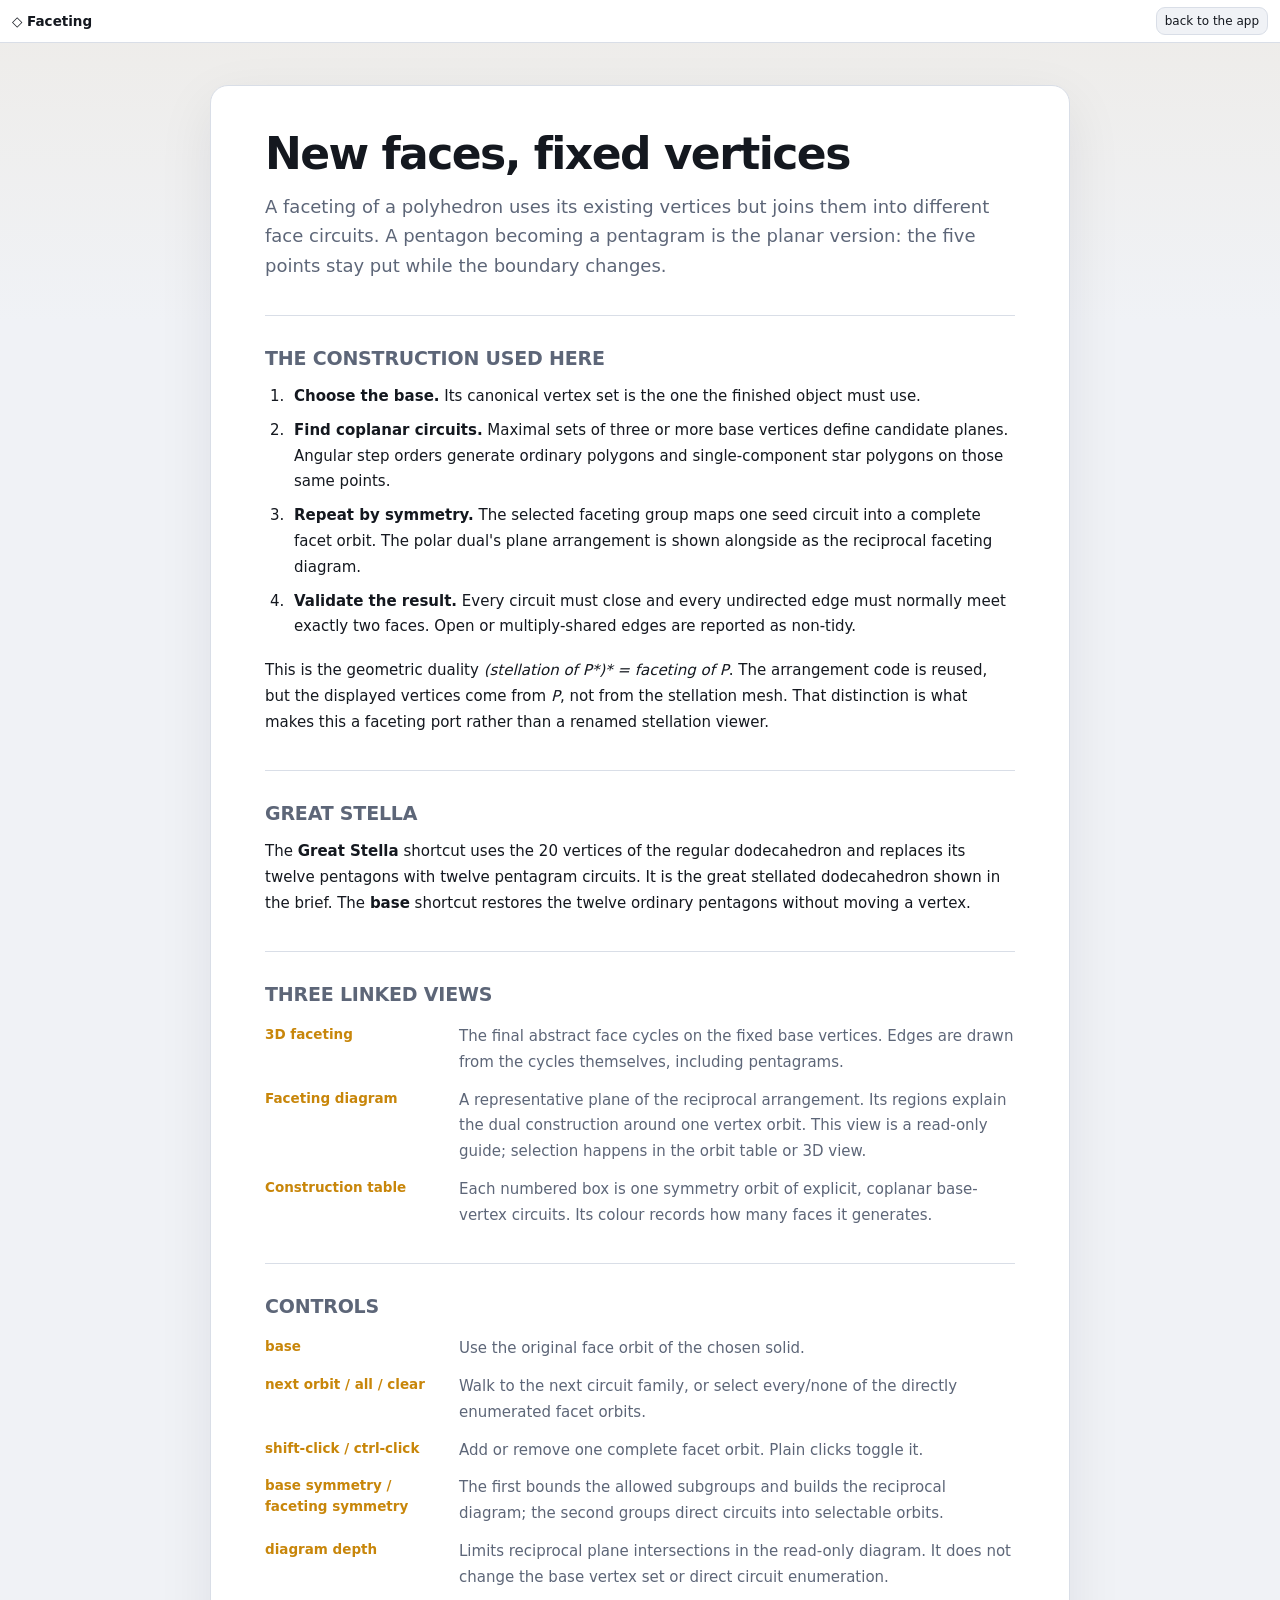
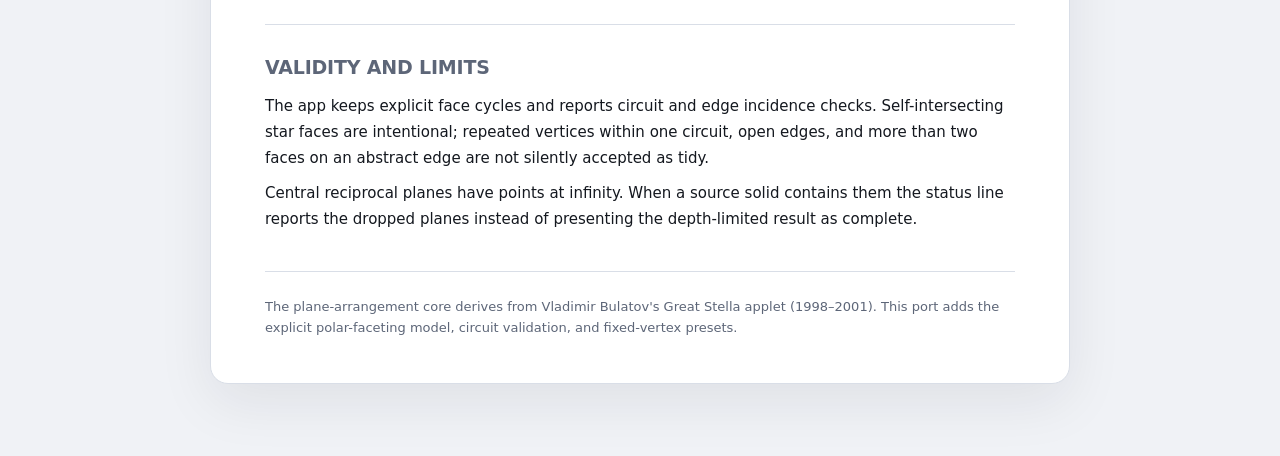
<file: web/controls.html>
<!DOCTYPE html>
<html lang="en">
<head>
<meta charset="utf-8">
<meta name="viewport" content="width=device-width, initial-scale=1">
<title>How faceting works</title>
<link rel="icon" href="data:image/svg+xml,<svg xmlns='http://www.w3.org/2000/svg' viewBox='0 0 100 100'><text y='.9em' font-size='90'>◇</text></svg>">
<link rel="stylesheet" href="css/style.css">
<link rel="stylesheet" href="css/controls.css?v=faceting-2">
<script>
  (() => {
    const saved = localStorage.getItem('theme') || 'auto';
    const dark = saved === 'dark' ||
      (saved === 'auto' && matchMedia('(prefers-color-scheme: dark)').matches);
    document.documentElement.dataset.theme = dark ? 'dark' : 'light';
  })();
</script>
</head>
<body class="guide-page">
<header>
  <a class="brand" href="index.html">◇ Faceting</a>
  <div class="spacer"></div>
  <a class="ghost" href="index.html">back to the app</a>
</header>

<main class="guide">
  <article>
    <h1>New faces, fixed vertices</h1>
    <p class="lead">
      A faceting of a polyhedron uses its existing vertices but joins them into
      different face circuits. A pentagon becoming a pentagram is the planar
      version: the five points stay put while the boundary changes.
    </p>

    <section>
      <h2>The construction used here</h2>
      <ol class="steps">
        <li><b>Choose the base.</b> Its canonical vertex set is the one the
          finished object must use.</li>
        <li><b>Find coplanar circuits.</b> Maximal sets of three or more base
          vertices define candidate planes. Angular step orders generate ordinary
          polygons and single-component star polygons on those same points.</li>
        <li><b>Repeat by symmetry.</b> The selected faceting group maps one seed
          circuit into a complete facet orbit. The polar dual's plane arrangement
          is shown alongside as the reciprocal faceting diagram.</li>
        <li><b>Validate the result.</b> Every circuit must close and every
          undirected edge must normally meet exactly two faces. Open or
          multiply-shared edges are reported as non-tidy.</li>
      </ol>
      <p>
        This is the geometric duality
        <i>(stellation of P*)* = faceting of P</i>. The arrangement code is reused,
        but the displayed vertices come from <i>P</i>, not from the stellation
        mesh. That distinction is what makes this a faceting port rather than a
        renamed stellation viewer.
      </p>
    </section>

    <section>
      <h2>Great Stella</h2>
      <p>
        The <b>Great Stella</b> shortcut uses the 20 vertices of the regular
        dodecahedron and replaces its twelve pentagons with twelve pentagram
        circuits. It is the great stellated dodecahedron shown in the brief.
        The <b>base</b> shortcut restores the twelve ordinary pentagons without
        moving a vertex.
      </p>
    </section>

    <section>
      <h2>Three linked views</h2>
      <dl>
        <dt>3D faceting</dt>
        <dd>The final abstract face cycles on the fixed base vertices. Edges are
          drawn from the cycles themselves, including pentagrams.</dd>
        <dt>Faceting diagram</dt>
        <dd>A representative plane of the reciprocal arrangement. Its regions
          explain the dual construction around one vertex orbit. This view is a
          read-only guide; selection happens in the orbit table or 3D view.</dd>
        <dt>Construction table</dt>
        <dd>Each numbered box is one symmetry orbit of explicit, coplanar
          base-vertex circuits. Its colour records how many faces it generates.</dd>
      </dl>
    </section>

    <section>
      <h2>Controls</h2>
      <dl>
        <dt>base</dt>
        <dd>Use the original face orbit of the chosen solid.</dd>
        <dt>next orbit / all / clear</dt>
        <dd>Walk to the next circuit family, or select every/none of the directly
          enumerated facet orbits.</dd>
        <dt>shift-click / ctrl-click</dt>
        <dd>Add or remove one complete facet orbit. Plain clicks toggle it.</dd>
        <dt>base symmetry / faceting symmetry</dt>
        <dd>The first bounds the allowed subgroups and builds the reciprocal
          diagram; the second groups direct circuits into selectable orbits.</dd>
        <dt>diagram depth</dt>
        <dd>Limits reciprocal plane intersections in the read-only diagram. It
          does not change the base vertex set or direct circuit enumeration.</dd>
      </dl>
    </section>

    <section>
      <h2>Validity and limits</h2>
      <p>
        The app keeps explicit face cycles and reports circuit and edge incidence
        checks. Self-intersecting star faces are intentional; repeated vertices
        within one circuit, open edges, and more than two faces on an abstract
        edge are not silently accepted as tidy.
      </p>
      <p>
        Central reciprocal planes have points at infinity. When a source solid
        contains them the status line reports the dropped planes instead of
        presenting the depth-limited result as complete.
      </p>
    </section>

    <footer>
      The plane-arrangement core derives from Vladimir Bulatov's Great Stella
      applet (1998–2001). This port adds the explicit polar-faceting model,
      circuit validation, and fixed-vertex presets.
    </footer>
  </article>
</main>
</body>
</html>
</file>
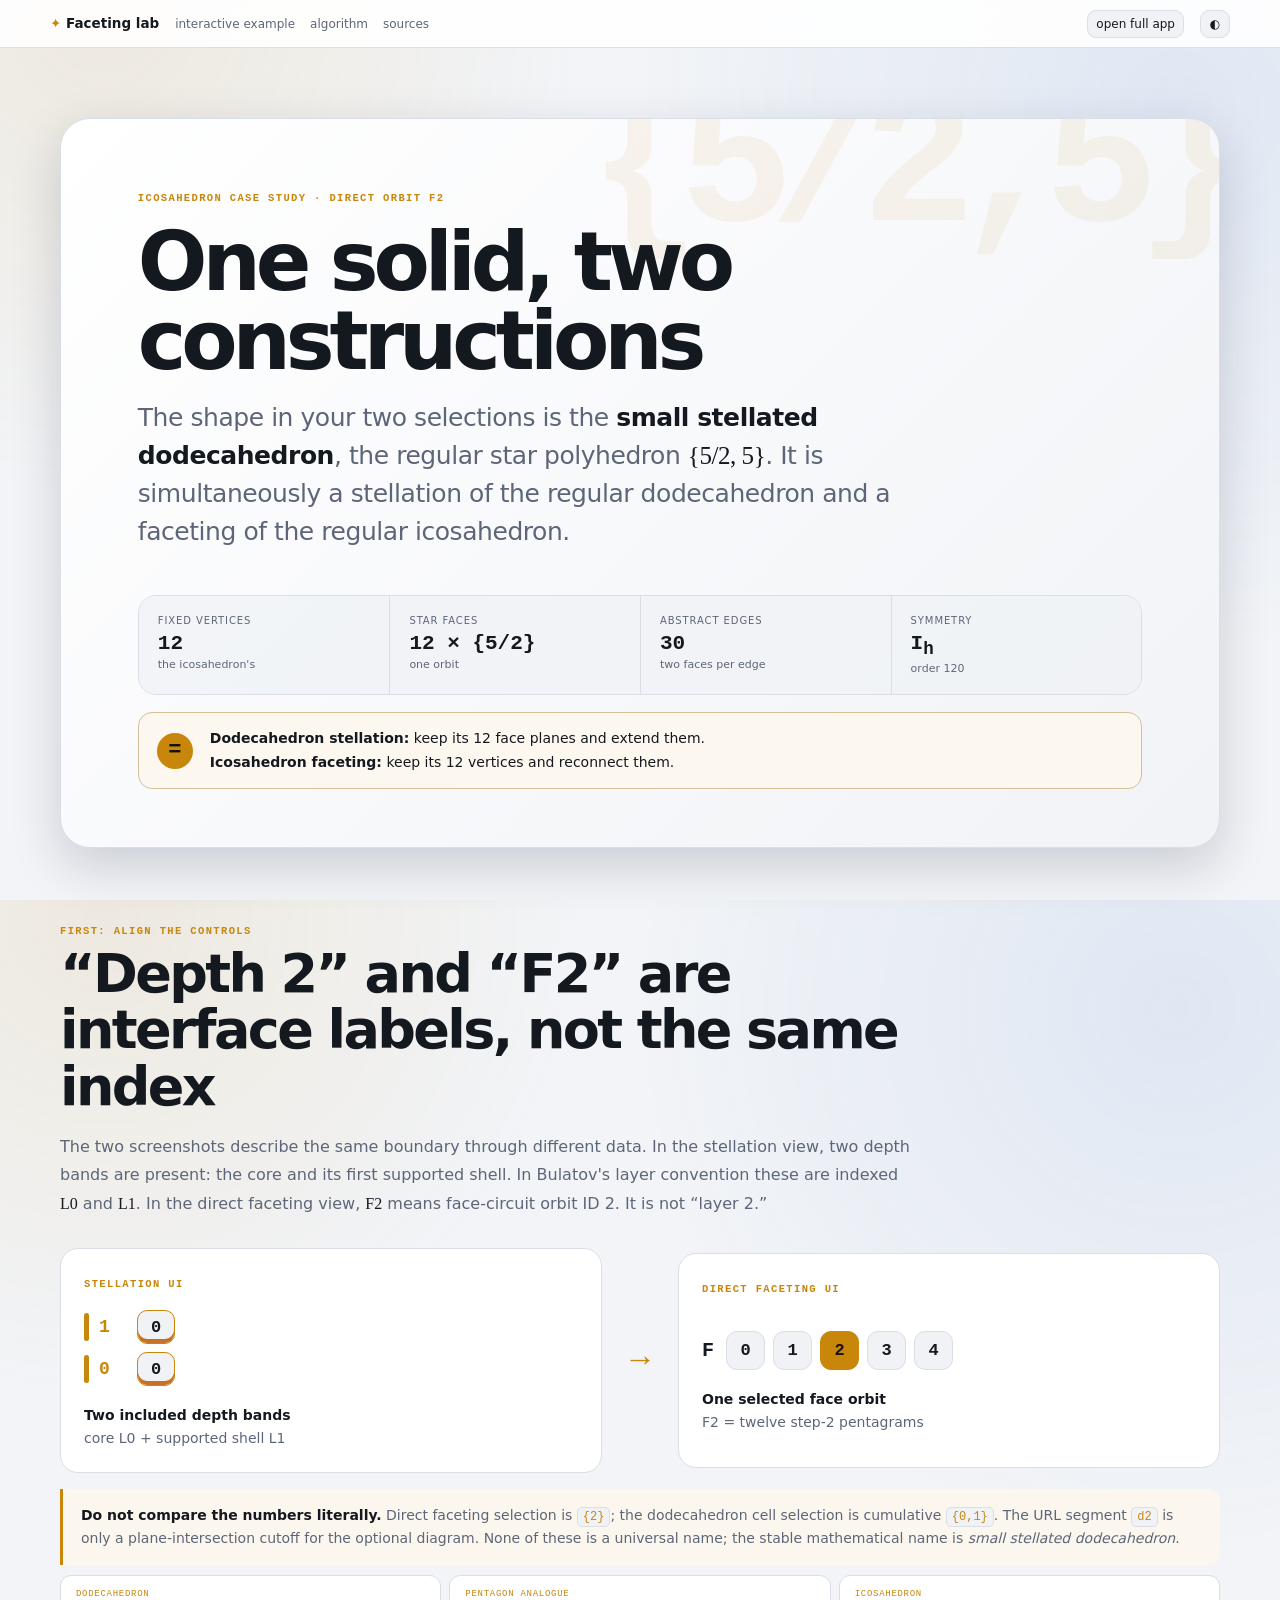
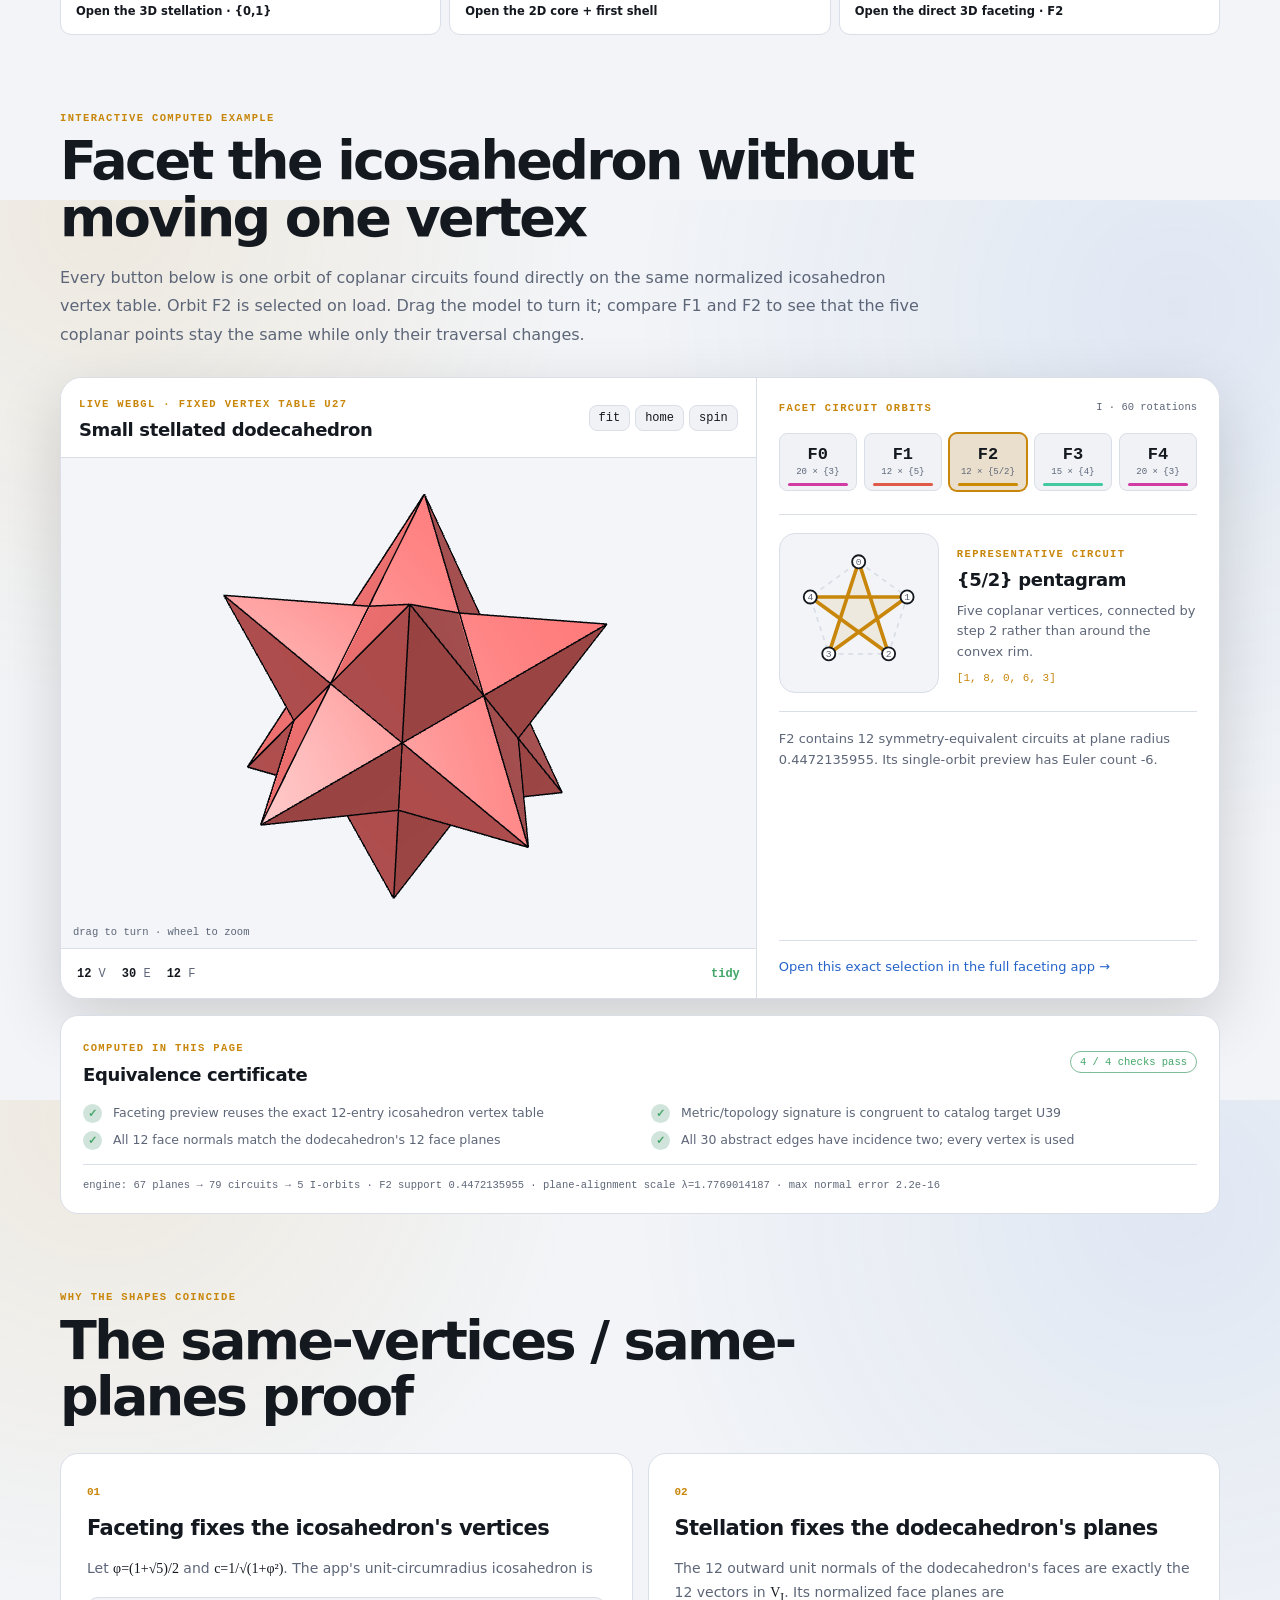
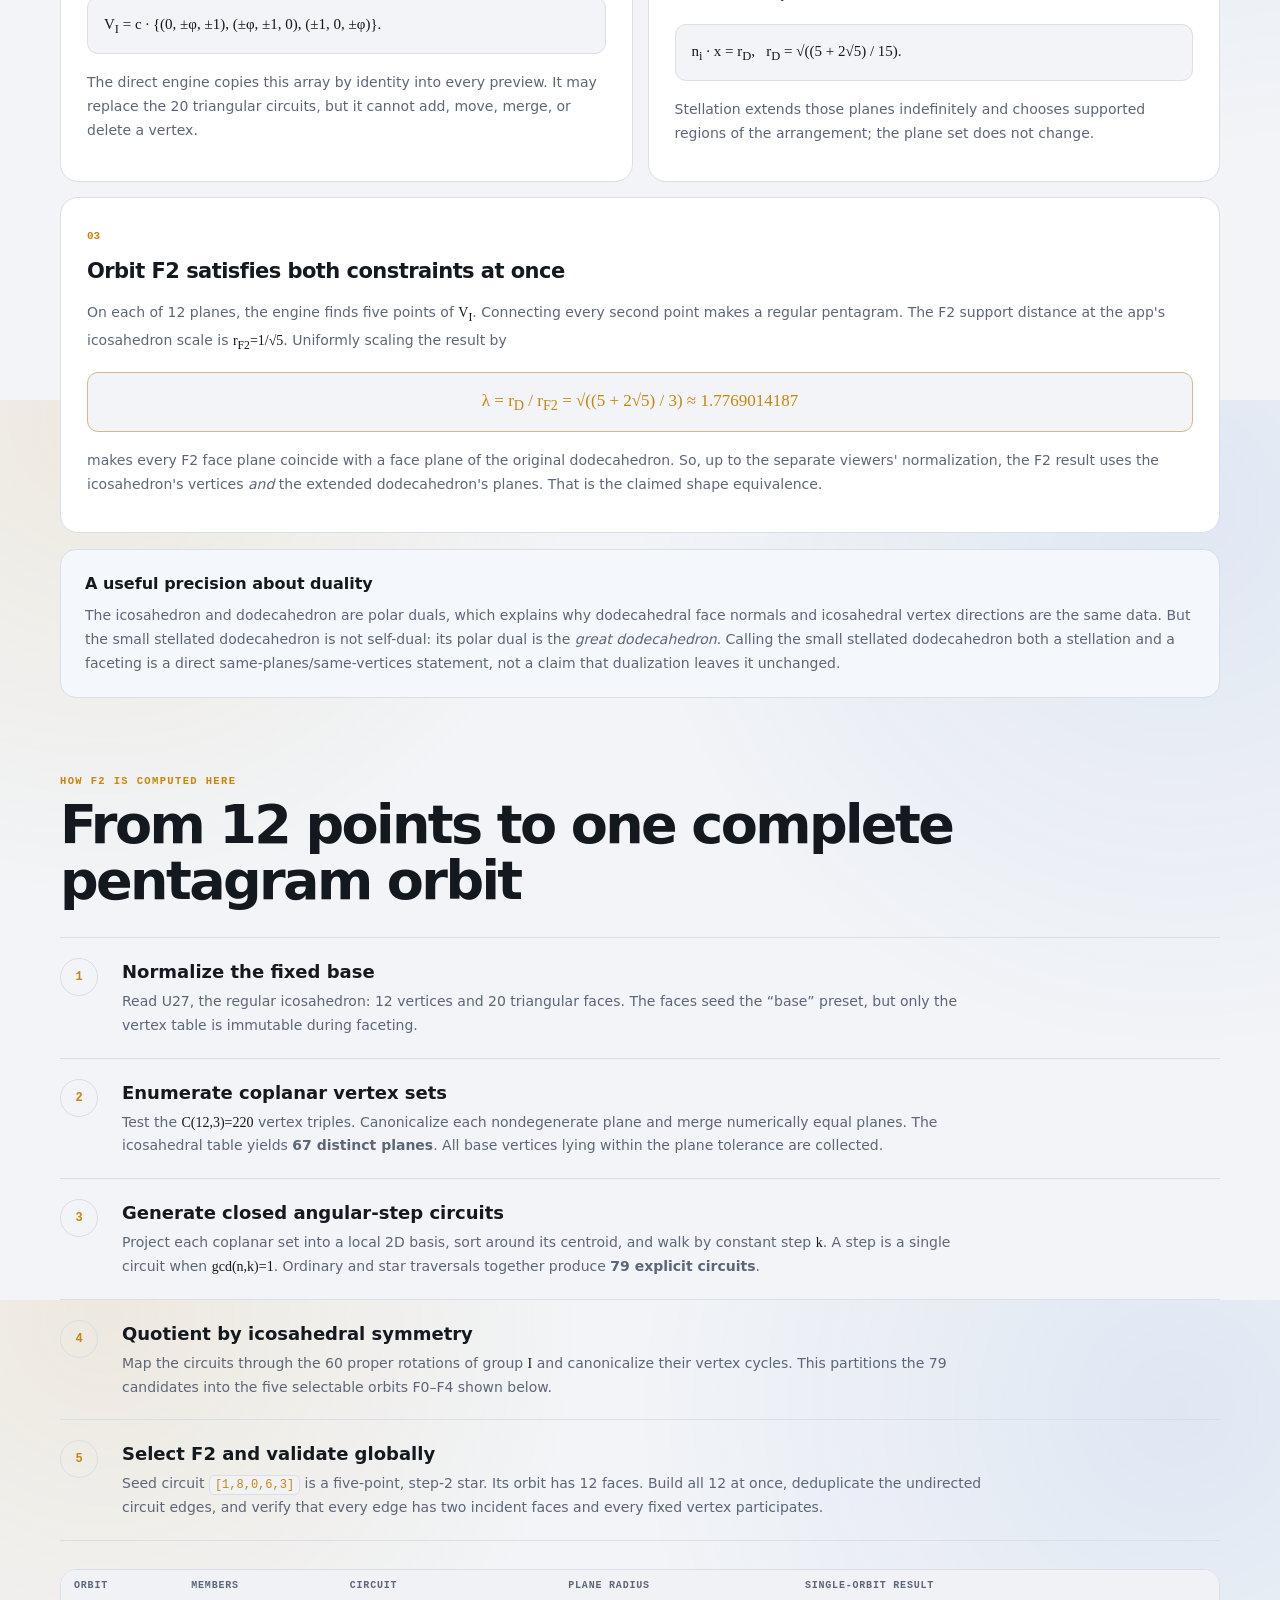
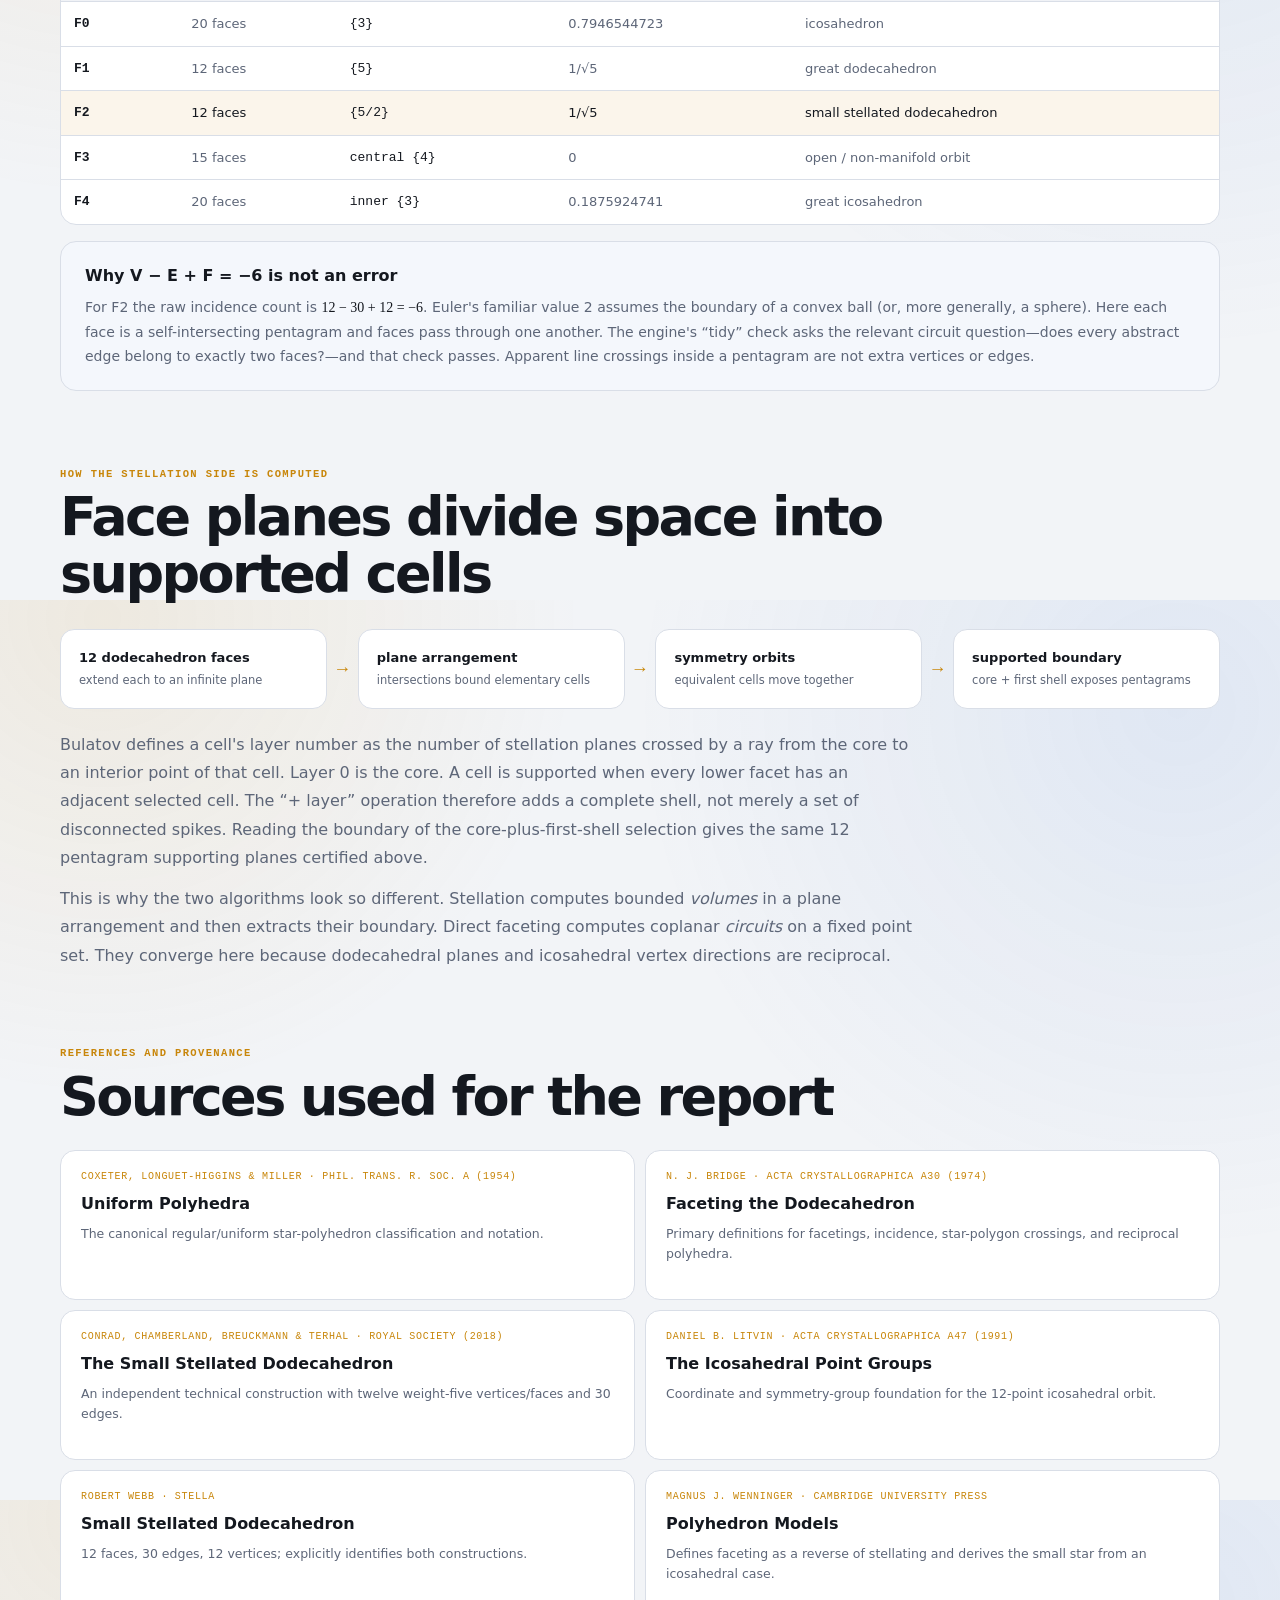
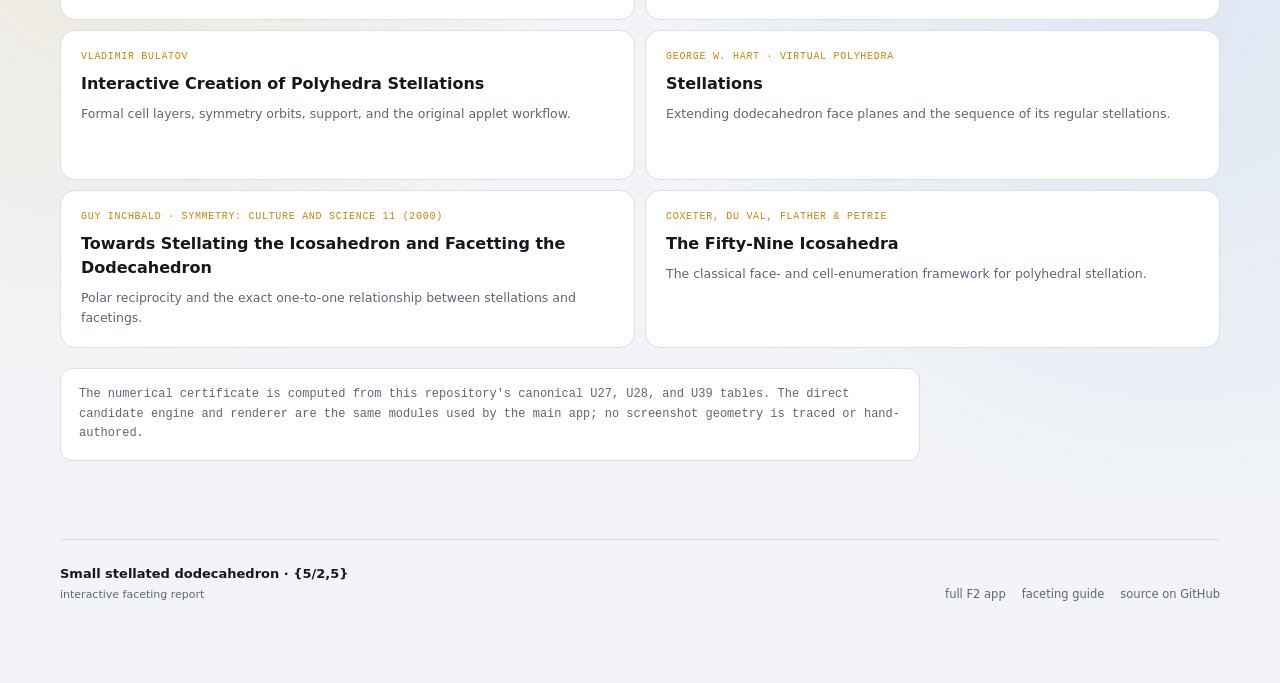
<file: web/icosahedron-faceting.html>
<!DOCTYPE html>
<html lang="en">
<head>
<meta charset="utf-8">
<meta name="viewport" content="width=device-width, initial-scale=1">
<title>Icosahedron F2 — faceting and dodecahedron stellation</title>
<meta name="description" content="An interactive, computed proof that orbit F2 of the icosahedron is the small stellated dodecahedron: a faceting of the icosahedron and a stellation of the dodecahedron.">
<link rel="icon" href="data:image/svg+xml,<svg xmlns='http://www.w3.org/2000/svg' viewBox='0 0 100 100'><text y='.9em' font-size='90'>✦</text></svg>">
<link rel="stylesheet" href="css/style.css">
<link rel="stylesheet" href="css/icosahedron-faceting.css">
<script>
  (() => {
    const saved = localStorage.getItem('theme') || 'auto';
    const dark = saved === 'dark' ||
      (saved === 'auto' && matchMedia('(prefers-color-scheme: dark)').matches);
    document.documentElement.dataset.theme = dark ? 'dark' : 'light';
    document.documentElement.dataset.themePref = saved;
  })();
</script>
</head>
<body class="report-page">

<header class="report-header">
  <a class="report-brand" href="index.html">✦ Faceting lab</a>
  <nav aria-label="Report sections">
    <a href="#example">interactive example</a>
    <a href="#algorithm">algorithm</a>
    <a href="#sources">sources</a>
  </nav>
  <div class="spacer"></div>
  <a class="ghost" href="index.html#u27/Ih/I/d2/{2}">open full app</a>
  <button id="reportTheme" class="ghost icon" type="button" title="Light / dark">◐</button>
</header>

<main class="report-main">
  <article>
    <section class="hero">
      <div class="eyebrow">ICOSAHEDRON CASE STUDY · DIRECT ORBIT F2</div>
      <h1>One solid, two constructions</h1>
      <p class="hero-lead">
        The shape in your two selections is the <strong>small stellated
        dodecahedron</strong>, the regular star polyhedron
        <span class="math">{5/2, 5}</span>. It is simultaneously a stellation
        of the regular dodecahedron and a faceting of the regular icosahedron.
      </p>
      <div class="identity-strip" aria-label="Small stellated dodecahedron summary">
        <div><span>fixed vertices</span><b>12</b><small>the icosahedron's</small></div>
        <div><span>star faces</span><b>12 × {5/2}</b><small>one orbit</small></div>
        <div><span>abstract edges</span><b>30</b><small>two faces per edge</small></div>
        <div><span>symmetry</span><b>I<sub>h</sub></b><small>order 120</small></div>
      </div>
      <div class="verdict">
        <span class="verdict-mark">=</span>
        <p>
          <b>Dodecahedron stellation:</b> keep its 12 face planes and extend them.
          <br>
          <b>Icosahedron faceting:</b> keep its 12 vertices and reconnect them.
        </p>
      </div>
    </section>

    <section class="report-section terminology" id="numbering">
      <div class="section-kicker">First: align the controls</div>
      <h2>“Depth 2” and “F2” are interface labels, not the same index</h2>
      <p>
        The two screenshots describe the same boundary through different data.
        In the stellation view, two depth bands are present: the core and its
        first supported shell. In Bulatov's layer convention these are indexed
        <span class="math">L0</span> and <span class="math">L1</span>. In the
        direct faceting view, <span class="math">F2</span> means face-circuit
        orbit ID 2. It is not “layer 2.”
      </p>
      <div class="number-map">
        <div class="number-card stellation-card">
          <span class="number-label">STELLATION UI</span>
          <div class="mock-controls" aria-hidden="true">
            <span class="mock-row active"><i></i><b>1</b><em>0</em></span>
            <span class="mock-row active"><i></i><b>0</b><em>0</em></span>
          </div>
          <p><b>Two included depth bands</b><br>core L0 + supported shell L1</p>
        </div>
        <div class="map-arrow" aria-hidden="true">→</div>
        <div class="number-card faceting-card">
          <span class="number-label">DIRECT FACETING UI</span>
          <div class="mock-orbits" aria-hidden="true">
            <span>F</span><i>0</i><i>1</i><i class="active">2</i><i>3</i><i>4</i>
          </div>
          <p><b>One selected face orbit</b><br>F2 = twelve step-2 pentagrams</p>
        </div>
      </div>
      <aside class="caution">
        <b>Do not compare the numbers literally.</b> Direct faceting selection is
        <code>{2}</code>; the dodecahedron cell selection is cumulative
        <code>{0,1}</code>. The URL segment <code>d2</code> is only a
        plane-intersection cutoff for the optional diagram. None of these is a
        universal name; the stable mathematical name is
        <i>small stellated dodecahedron</i>.
      </aside>
      <div class="state-links" aria-label="Exact comparison states">
        <a href="https://yaroslavvb.github.io/stellation/#u28/Ih/I/d2/%7B0,1%7D" target="_blank" rel="noopener">
          <span>DODECAHEDRON</span><b>Open the 3D stellation · {0,1}</b>
        </a>
        <a href="https://yaroslavvb.github.io/stellation-2d/#v=2&amp;mode=stellation&amp;n=5&amp;sym=D5&amp;st=0,1&amp;fa=2" target="_blank" rel="noopener">
          <span>PENTAGON ANALOGUE</span><b>Open the 2D core + first shell</b>
        </a>
        <a href="index.html#u27/Ih/I/d2/{2}">
          <span>ICOSAHEDRON</span><b>Open the direct 3D faceting · F2</b>
        </a>
      </div>
    </section>

    <section class="report-section" id="example">
      <div class="section-kicker">Interactive computed example</div>
      <h2>Facet the icosahedron without moving one vertex</h2>
      <p>
        Every button below is one orbit of coplanar circuits found directly on
        the same normalized icosahedron vertex table. Orbit F2 is selected on
        load. Drag the model to turn it; compare F1 and F2 to see that the five
        coplanar points stay the same while only their traversal changes.
      </p>

      <div class="example-shell">
        <div class="viewer-card">
          <div class="viewer-head">
            <div>
              <span class="viewer-label">LIVE WEBGL · FIXED VERTEX TABLE U27</span>
              <h3 id="activeName">Small stellated dodecahedron</h3>
            </div>
            <div class="viewer-actions">
              <button id="viewFit" type="button">fit</button>
              <button id="viewHome" type="button">home</button>
              <button id="viewSpin" type="button" aria-pressed="false">spin</button>
            </div>
          </div>
          <div class="solid-frame">
            <canvas id="solid" aria-label="Interactive faceting of the icosahedron"></canvas>
            <div id="webglFallback" class="webgl-fallback" hidden>
              This interactive view needs WebGL2. The computation and report
              remain available below.
            </div>
            <span class="drag-hint">drag to turn · wheel to zoom</span>
          </div>
          <div class="live-stats" aria-live="polite">
            <span><b id="statV">12</b> V</span>
            <span><b id="statE">30</b> E</span>
            <span><b id="statF">12</b> F</span>
            <span id="statTidy" class="check-state">tidy</span>
          </div>
        </div>

        <div class="orbit-card">
          <div class="orbit-head">
            <span class="viewer-label">FACET CIRCUIT ORBITS</span>
            <span class="mono">I · 60 rotations</span>
          </div>
          <div id="orbitButtons" class="orbit-buttons" aria-label="Choose a facet orbit"></div>

          <div class="face-study">
            <div id="faceDiagram" class="face-diagram" aria-label="Representative face circuit"></div>
            <div>
              <span class="viewer-label">REPRESENTATIVE CIRCUIT</span>
              <h3 id="faceSymbol">{5/2} pentagram</h3>
              <p id="faceExplanation">
                Five coplanar vertices, connected by step 2 rather than around
                the convex rim.
              </p>
              <code id="faceCycle">[1, 8, 0, 6, 3]</code>
            </div>
          </div>

          <div class="orbit-note" id="orbitNote">
            The F2 plane orbit has 12 members. Applying it produces the whole
            regular star polyhedron, never a single loose face.
          </div>
          <a class="full-app-link" href="index.html#u27/Ih/I/d2/{2}">
            Open this exact selection in the full faceting app →
          </a>
        </div>
      </div>

      <div class="certificate" id="certificate" aria-label="Runtime equivalence checks">
        <div class="certificate-head">
          <div>
            <span class="viewer-label">COMPUTED IN THIS PAGE</span>
            <h3>Equivalence certificate</h3>
          </div>
          <span id="certificateStatus" class="certificate-status">checking…</span>
        </div>
        <div class="certificate-grid">
          <div><i id="checkVertices">·</i><span>Faceting preview reuses the exact 12-entry icosahedron vertex table</span></div>
          <div><i id="checkCatalog">·</i><span>Metric/topology signature is congruent to catalog target U39</span></div>
          <div><i id="checkPlanes">·</i><span>All 12 face normals match the dodecahedron's 12 face planes</span></div>
          <div><i id="checkEdges">·</i><span>All 30 abstract edges have incidence two; every vertex is used</span></div>
        </div>
        <p id="certificateDetail" class="mono certificate-detail"></p>
      </div>
    </section>

    <section class="report-section" id="equivalence">
      <div class="section-kicker">Why the shapes coincide</div>
      <h2>The same-vertices / same-planes proof</h2>

      <div class="proof-grid">
        <div class="proof-card">
          <span class="proof-index">01</span>
          <h3>Faceting fixes the icosahedron's vertices</h3>
          <p>
            Let <span class="math">φ=(1+√5)/2</span> and
            <span class="math">c=1/√(1+φ²)</span>. The app's unit-circumradius
            icosahedron is
          </p>
          <div class="formula">
            V<sub>I</sub> = c · {(0, ±φ, ±1), (±φ, ±1, 0), (±1, 0, ±φ)}.
          </div>
          <p>
            The direct engine copies this array by identity into every preview.
            It may replace the 20 triangular circuits, but it cannot add, move,
            merge, or delete a vertex.
          </p>
        </div>

        <div class="proof-card">
          <span class="proof-index">02</span>
          <h3>Stellation fixes the dodecahedron's planes</h3>
          <p>
            The 12 outward unit normals of the dodecahedron's faces are exactly
            the 12 vectors in <span class="math">V<sub>I</sub></span>. Its
            normalized face planes are
          </p>
          <div class="formula">
            n<sub>i</sub> · x = r<sub>D</sub>, &nbsp;
            r<sub>D</sub> = √((5 + 2√5) / 15).
          </div>
          <p>
            Stellation extends those planes indefinitely and chooses supported
            regions of the arrangement; the plane set does not change.
          </p>
        </div>

        <div class="proof-card wide">
          <span class="proof-index">03</span>
          <h3>Orbit F2 satisfies both constraints at once</h3>
          <p>
            On each of 12 planes, the engine finds five points of
            <span class="math">V<sub>I</sub></span>. Connecting every second
            point makes a regular pentagram. The F2 support distance at the
            app's icosahedron scale is
            <span class="math">r<sub>F2</sub>=1/√5</span>. Uniformly scaling the
            result by
          </p>
          <div class="formula accent-formula">
            λ = r<sub>D</sub> / r<sub>F2</sub>
              = √((5 + 2√5) / 3)
              ≈ 1.7769014187
          </div>
          <p>
            makes every F2 face plane coincide with a face plane of the original
            dodecahedron. So, up to the separate viewers' normalization, the F2
            result uses the icosahedron's vertices <em>and</em> the extended
            dodecahedron's planes. That is the claimed shape equivalence.
          </p>
        </div>
      </div>

      <aside class="duality-note">
        <h3>A useful precision about duality</h3>
        <p>
          The icosahedron and dodecahedron are polar duals, which explains why
          dodecahedral face normals and icosahedral vertex directions are the
          same data. But the small stellated dodecahedron is not self-dual: its
          polar dual is the <em>great dodecahedron</em>. Calling the small
          stellated dodecahedron both a stellation and a faceting is a direct
          same-planes/same-vertices statement, not a claim that dualization
          leaves it unchanged.
        </p>
      </aside>
    </section>

    <section class="report-section" id="algorithm">
      <div class="section-kicker">How F2 is computed here</div>
      <h2>From 12 points to one complete pentagram orbit</h2>
      <ol class="algorithm-steps">
        <li>
          <span>1</span>
          <div>
            <h3>Normalize the fixed base</h3>
            <p>
              Read U27, the regular icosahedron: 12 vertices and 20 triangular
              faces. The faces seed the “base” preset, but only the vertex table
              is immutable during faceting.
            </p>
          </div>
        </li>
        <li>
          <span>2</span>
          <div>
            <h3>Enumerate coplanar vertex sets</h3>
            <p>
              Test the <span class="math">C(12,3)=220</span> vertex triples.
              Canonicalize each nondegenerate plane and merge numerically equal
              planes. The icosahedral table yields <b>67 distinct planes</b>.
              All base vertices lying within the plane tolerance are collected.
            </p>
          </div>
        </li>
        <li>
          <span>3</span>
          <div>
            <h3>Generate closed angular-step circuits</h3>
            <p>
              Project each coplanar set into a local 2D basis, sort around its
              centroid, and walk by constant step <span class="math">k</span>.
              A step is a single circuit when
              <span class="math">gcd(n,k)=1</span>. Ordinary and star traversals
              together produce <b>79 explicit circuits</b>.
            </p>
          </div>
        </li>
        <li>
          <span>4</span>
          <div>
            <h3>Quotient by icosahedral symmetry</h3>
            <p>
              Map the circuits through the 60 proper rotations of group
              <span class="math">I</span> and canonicalize their vertex cycles.
              This partitions the 79 candidates into the five selectable
              orbits F0–F4 shown below.
            </p>
          </div>
        </li>
        <li>
          <span>5</span>
          <div>
            <h3>Select F2 and validate globally</h3>
            <p>
              Seed circuit <code>[1,8,0,6,3]</code> is a five-point, step-2 star.
              Its orbit has 12 faces. Build all 12 at once, deduplicate the
              undirected circuit edges, and verify that every edge has two
              incident faces and every fixed vertex participates.
            </p>
          </div>
        </li>
      </ol>

      <div class="orbit-table-wrap">
        <table class="orbit-report-table">
          <thead>
            <tr><th>Orbit</th><th>Members</th><th>Circuit</th><th>Plane radius</th><th>Single-orbit result</th></tr>
          </thead>
          <tbody>
            <tr><td><b>F0</b></td><td>20 faces</td><td>{3}</td><td>0.7946544723</td><td>icosahedron</td></tr>
            <tr><td><b>F1</b></td><td>12 faces</td><td>{5}</td><td>1/√5</td><td>great dodecahedron</td></tr>
            <tr class="target-row"><td><b>F2</b></td><td>12 faces</td><td>{5/2}</td><td>1/√5</td><td>small stellated dodecahedron</td></tr>
            <tr><td><b>F3</b></td><td>15 faces</td><td>central {4}</td><td>0</td><td>open / non-manifold orbit</td></tr>
            <tr><td><b>F4</b></td><td>20 faces</td><td>inner {3}</td><td>0.1875924741</td><td>great icosahedron</td></tr>
          </tbody>
        </table>
      </div>

      <div class="topology-note">
        <h3>Why V − E + F = −6 is not an error</h3>
        <p>
          For F2 the raw incidence count is
          <span class="math">12 − 30 + 12 = −6</span>. Euler's familiar value 2
          assumes the boundary of a convex ball (or, more generally, a sphere).
          Here each face is a self-intersecting pentagram and faces pass through
          one another. The engine's “tidy” check asks the relevant circuit
          question—does every abstract edge belong to exactly two faces?—and
          that check passes. Apparent line crossings inside a pentagram are not
          extra vertices or edges.
        </p>
      </div>
    </section>

    <section class="report-section" id="stellation-computation">
      <div class="section-kicker">How the stellation side is computed</div>
      <h2>Face planes divide space into supported cells</h2>
      <div class="cell-flow" aria-label="Stellation computation flow">
        <div><b>12 dodecahedron faces</b><span>extend each to an infinite plane</span></div>
        <i>→</i>
        <div><b>plane arrangement</b><span>intersections bound elementary cells</span></div>
        <i>→</i>
        <div><b>symmetry orbits</b><span>equivalent cells move together</span></div>
        <i>→</i>
        <div><b>supported boundary</b><span>core + first shell exposes pentagrams</span></div>
      </div>
      <p>
        Bulatov defines a cell's layer number as the number of stellation planes
        crossed by a ray from the core to an interior point of that cell. Layer
        0 is the core. A cell is supported when every lower facet has an adjacent
        selected cell. The “+ layer” operation therefore adds a complete shell,
        not merely a set of disconnected spikes. Reading the boundary of the
        core-plus-first-shell selection gives the same 12 pentagram supporting
        planes certified above.
      </p>
      <p>
        This is why the two algorithms look so different. Stellation computes
        bounded <em>volumes</em> in a plane arrangement and then extracts their
        boundary. Direct faceting computes coplanar <em>circuits</em> on a fixed
        point set. They converge here because dodecahedral planes and
        icosahedral vertex directions are reciprocal.
      </p>
    </section>

    <section class="report-section sources" id="sources">
      <div class="section-kicker">References and provenance</div>
      <h2>Sources used for the report</h2>
      <div class="source-list">
        <a href="https://doi.org/10.1098/rsta.1954.0003" target="_blank" rel="noopener">
          <span>Coxeter, Longuet-Higgins &amp; Miller · Phil. Trans. R. Soc. A (1954)</span>
          <b>Uniform Polyhedra</b>
          <small>The canonical regular/uniform star-polyhedron classification and notation.</small>
        </a>
        <a href="https://doi.org/10.1107/S0567739474001306" target="_blank" rel="noopener">
          <span>N. J. Bridge · Acta Crystallographica A30 (1974)</span>
          <b>Faceting the Dodecahedron</b>
          <small>Primary definitions for facetings, incidence, star-polygon crossings, and reciprocal polyhedra.</small>
        </a>
        <a href="https://doi.org/10.1098/rsta.2017.0323" target="_blank" rel="noopener">
          <span>Conrad, Chamberland, Breuckmann &amp; Terhal · Royal Society (2018)</span>
          <b>The Small Stellated Dodecahedron</b>
          <small>An independent technical construction with twelve weight-five vertices/faces and 30 edges.</small>
        </a>
        <a href="https://doi.org/10.1107/S0108767390010054" target="_blank" rel="noopener">
          <span>Daniel B. Litvin · Acta Crystallographica A47 (1991)</span>
          <b>The Icosahedral Point Groups</b>
          <small>Coordinate and symmetry-group foundation for the 12-point icosahedral orbit.</small>
        </a>
        <a href="https://www.software3d.com/SmallStelDod.php" target="_blank" rel="noopener">
          <span>Robert Webb · Stella</span>
          <b>Small Stellated Dodecahedron</b>
          <small>12 faces, 30 edges, 12 vertices; explicitly identifies both constructions.</small>
        </a>
        <a href="https://www.cambridge.org/core/books/polyhedron-models/10671EF05A56A5697C670A4C0E973ACF/listing" target="_blank" rel="noopener">
          <span>Magnus J. Wenninger · Cambridge University Press</span>
          <b>Polyhedron Models</b>
          <small>Defines faceting as a reverse of stellating and derives the small star from an icosahedral case.</small>
        </a>
        <a href="https://bulatov.org/polyhedra/StellationWithVariousSymmetries/" target="_blank" rel="noopener">
          <span>Vladimir Bulatov</span>
          <b>Interactive Creation of Polyhedra Stellations</b>
          <small>Formal cell layers, symmetry orbits, support, and the original applet workflow.</small>
        </a>
        <a href="https://www.georgehart.com/virtual-polyhedra/stellations-info.html" target="_blank" rel="noopener">
          <span>George W. Hart · Virtual Polyhedra</span>
          <b>Stellations</b>
          <small>Extending dodecahedron face planes and the sequence of its regular stellations.</small>
        </a>
        <a href="https://www.steelpillow.com/polyhedra/icosa/stelfacet/StelFacet.html" target="_blank" rel="noopener">
          <span>Guy Inchbald · Symmetry: Culture and Science 11 (2000)</span>
          <b>Towards Stellating the Icosahedron and Facetting the Dodecahedron</b>
          <small>Polar reciprocity and the exact one-to-one relationship between stellations and facetings.</small>
        </a>
        <a href="https://link.springer.com/book/10.1007/978-1-4613-8216-4" target="_blank" rel="noopener">
          <span>Coxeter, du Val, Flather &amp; Petrie</span>
          <b>The Fifty-Nine Icosahedra</b>
          <small>The classical face- and cell-enumeration framework for polyhedral stellation.</small>
        </a>
      </div>
      <p class="provenance">
        The numerical certificate is computed from this repository's canonical
        U27, U28, and U39 tables. The direct candidate engine and renderer are
        the same modules used by the main app; no screenshot geometry is traced
        or hand-authored.
      </p>
    </section>

    <footer class="report-footer">
      <div>
        <b>Small stellated dodecahedron · {5/2,5}</b>
        <span>interactive faceting report</span>
      </div>
      <div class="footer-links">
        <a href="index.html#u27/Ih/I/d2/{2}">full F2 app</a>
        <a href="controls.html">faceting guide</a>
        <a href="https://github.com/yaroslavvb/great-stella-decompile">source on GitHub</a>
      </div>
    </footer>
  </article>
</main>

<script type="module" src="js/icosahedron-example.js"></script>
</body>
</html>
</file>
<file: web/css/style.css>
:root,
:root[data-theme="dark"] {
  --bg: #0b0d11;
  --panel: #12151c;
  --panel-2: #171b24;
  --line: #242a36;
  --text: #e6e9f0;
  --dim: #8b93a7;
  --accent: #f5b942;
  --accent-2: #6fa8ff;
  --shadow: 0 18px 50px rgba(0, 0, 0, 0.55);
}

:root[data-theme="light"] {
  --bg: #f2f4f7;
  --panel: #ffffff;
  --panel-2: #f0f2f6;
  --line: #d9dee7;
  --text: #14181f;
  --dim: #5d6678;
  --accent: #c8860a;
  --accent-2: #2563c9;
  --shadow: 0 18px 50px rgba(20, 30, 60, 0.18);
}

:root {
  --radius: 9px;
  --mono: ui-monospace, SFMono-Regular, "SF Mono", Menlo, Consolas, monospace;
}

* { box-sizing: border-box; }

html, body { height: 100%; margin: 0; }

body {
  background: var(--bg);
  color: var(--text);
  font: 13.5px/1.5 ui-sans-serif, system-ui, -apple-system, "Segoe UI", Roboto, sans-serif;
  display: flex;
  flex-direction: column;
  overflow: hidden;
}

kbd {
  font: 11px var(--mono);
  padding: 0.5px 4px;
  border: 1px solid var(--line);
  border-bottom-width: 2px;
  border-radius: 4px;
  background: var(--panel-2);
  color: var(--text);
}

/* ------------------------------------------------------------------ header */

header {
  display: flex;
  align-items: center;
  gap: 12px;
  padding: 7px 12px;
  border-bottom: 1px solid var(--line);
  background: var(--panel);
  flex: none;
}
header h1 {
  margin: 0;
  font-size: 15px;
  font-weight: 650;
  letter-spacing: -0.01em;
  white-space: nowrap;
}
header h1::before { content: "✦"; color: var(--accent); margin-right: 6px; }
header a.ghost { text-decoration: none; display: inline-block; }
.spacer { flex: 1; }
.dim { color: var(--dim); }

#stats { font-size: 12px; white-space: nowrap; }
#stats b { color: var(--text); font-weight: 600; }
#stats .valid { color: #3a9b5c; font-weight: 650; }
#stats .warn { color: #d17a32; font-weight: 650; }

.picker {
  display: flex;
  align-items: center;
  gap: 7px;
  padding: 3px 9px 3px 3px;
  border: 1px solid var(--line);
  border-radius: 999px;
  background: var(--panel-2);
  color: var(--text);
  font: inherit;
  font-size: 13px;
  cursor: pointer;
  white-space: nowrap;
}
.picker img { width: 24px; height: 24px; border-radius: 50%; background: #fff; object-fit: contain; }
.picker b { color: var(--dim); font-weight: 400; }
.picker:hover { border-color: var(--accent); }

/* ------------------------------------------------------------------ layout */

main {
  flex: 1;
  min-height: 0;
  display: grid;
  grid-template-columns: minmax(0, 1fr) 322px;
  gap: 1px;
  background: var(--line);
}

.stage {
  background: var(--panel);
  display: flex;
  flex-direction: column;
  min-width: 0;
  min-height: 0;
}

.views {
  flex: 1;
  min-height: 0;
  display: grid;
  grid-template-columns: 1fr 1fr;
  gap: 1px;
  background: var(--line);
}

.view { position: relative; min-width: 0; min-height: 0; background: var(--bg); }
.view canvas {
  position: absolute; inset: 0;
  width: 100%; height: 100%;
  display: block;
  touch-action: none;
}
.view-label {
  position: absolute; left: 0; right: 0; bottom: 0;
  display: flex; gap: 10px;
  padding: 6px 10px;
  font-size: 11px;
  color: var(--dim);
  background: linear-gradient(transparent, color-mix(in srgb, var(--bg) 90%, transparent));
  pointer-events: none;
}
.hover { margin-left: auto; color: var(--accent); font-family: var(--mono); }
.nogl { display: grid; place-items: center; height: 100%; padding: 20px; color: var(--dim); text-align: center; }

.statusbar {
  flex: none;
  position: relative;
  padding: 6px 12px;
  border-top: 1px solid var(--line);
  font: 11.5px var(--mono);
  color: var(--dim);
}
#status.busy { color: var(--accent); }
#progress {
  position: absolute; top: -1px; left: 0;
  height: 2px;
  width: calc(var(--frac, 0) * 100%);
  background: var(--accent);
  transition: width 0.12s linear;
}

/* ------------------------------------------------------------------ right panel */

.panel.right {
  background: var(--panel);
  overflow-y: auto;
  display: flex;
  flex-direction: column;
  min-height: 0;
}

.group { padding: 9px 11px; border-bottom: 1px solid var(--line); }

h2 {
  margin: 0;
  font-size: 11px;
  font-weight: 650;
  letter-spacing: 0.07em;
  text-transform: uppercase;
  color: var(--dim);
}

details.group > summary {
  list-style: none;
  cursor: pointer;
  display: flex;
  align-items: center;
  gap: 6px;
  user-select: none;
}
details.group > summary::-webkit-details-marker { display: none; }
details.group > summary::before { content: "▸"; font-size: 9px; color: var(--dim); }
details.group[open] > summary::before { content: "▾"; }
details.group > summary:hover h2 { color: var(--text); }
details.group[open] > summary { margin-bottom: 7px; }

/* ---- cells table ---- */

.cells-group { display: flex; flex-direction: column; }
.group-head { display: flex; flex-direction: column; gap: 6px; margin-bottom: 7px; }

.cells-wrap {
  flex: none;
  height: 200px;
  min-height: 90px;
  border: 1px solid var(--line);
  border-radius: var(--radius);
  overflow: hidden;
  background: var(--panel);
}
#cells { display: block; width: 100%; height: 100%; }

.info {
  min-height: 16px;
  margin-top: 5px;
  font-size: 10.5px;
  color: var(--accent);
  white-space: nowrap;
  overflow: hidden;
  text-overflow: ellipsis;
}

/* ---- controls ---- */

.row { display: flex; gap: 5px; flex-wrap: wrap; }
.row + .row { margin-top: 5px; }
.buttons button, .filebtn, .ghost {
  flex: 1 1 auto;
  padding: 4px 8px;
  border: 1px solid var(--line);
  border-radius: var(--radius);
  background: var(--panel-2);
  color: var(--text);
  font: inherit;
  font-size: 12px;
  cursor: pointer;
  white-space: nowrap;
}
.buttons.tight button { padding: 3px 6px; font-size: 11.5px; }
.buttons button:hover, .filebtn:hover, .ghost:hover { border-color: var(--accent); color: var(--accent); }
.ghost { flex: none; }
.ghost.icon { width: 30px; text-align: center; padding: 4px 0; }

.filebtn { display: block; margin-top: 5px; text-align: center; }
.filebtn.inline { margin-top: 0; }
.filebtn input { display: none; }
.buttons button.primary {
  background: color-mix(in srgb, var(--accent) 18%, var(--panel-2));
  border-color: color-mix(in srgb, var(--accent) 45%, var(--line));
  font-weight: 600;
}
.note code {
  font: 11px var(--mono);
  padding: 0 3px;
  border-radius: 3px;
  background: var(--panel-2);
}

.field {
  display: flex; align-items: center; gap: 8px;
  margin: 5px 0;
  font-size: 12px;
  color: var(--dim);
}
.field > span { flex: none; min-width: 84px; }
.field > span b { color: var(--accent); font-family: var(--mono); }
.field select, .field input[type="number"] {
  flex: 1; min-width: 0;
  padding: 3px 6px;
  border: 1px solid var(--line);
  border-radius: 6px;
  background: var(--panel-2);
  color: var(--text);
  font: inherit; font-size: 12px;
}
.field input[type="range"] { flex: 1; accent-color: var(--accent); }

.check {
  display: flex; align-items: center; gap: 6px;
  padding: 2px 0;
  font-size: 12.5px;
  cursor: pointer;
}
.check input { accent-color: var(--accent); }

.note { margin: 6px 0 2px; font-size: 11px; line-height: 1.5; color: var(--dim); }

#cellsString {
  width: 100%;
  margin-top: 6px;
  padding: 4px 7px;
  border: 1px solid var(--line);
  border-radius: 6px;
  background: var(--panel-2);
  color: var(--accent);
  font-family: var(--mono);
  font-size: 11px;
}

/* ------------------------------------------------------------------ dialogs */

dialog {
  border: 1px solid var(--line);
  border-radius: 14px;
  background: var(--panel);
  color: var(--text);
  box-shadow: var(--shadow);
  padding: 0;
}
dialog::backdrop { background: rgba(0, 0, 0, 0.55); backdrop-filter: blur(2px); }

/* Only style the open state with `display`: a bare `display: flex` here would
   beat the UA's `dialog:not([open]) { display: none }` and leave it always up. */
#catalogDialog {
  width: min(860px, 94vw);
  height: min(600px, 88vh);
  overflow: hidden;
}
#catalogDialog[open] { display: flex; flex-direction: column; }

.cat-head {
  display: flex; gap: 8px; align-items: center;
  padding: 12px 14px 10px;
  flex: none;
}
#search {
  flex: 1;
  padding: 7px 11px;
  border: 1px solid var(--line);
  border-radius: var(--radius);
  background: var(--panel-2);
  color: var(--text);
  font: inherit; font-size: 13px;
}
#search::placeholder { color: var(--dim); }
#search:focus { outline: 2px solid var(--accent-2); outline-offset: -1px; }

.cat-chips {
  display: flex; gap: 5px;
  padding: 0 14px 10px;
  overflow-x: auto;
  scrollbar-width: none;
  border-bottom: 1px solid var(--line);
  flex: none;
}
.cat-chips::-webkit-scrollbar { display: none; }
.chip {
  flex: none;
  padding: 3px 10px;
  border: 1px solid var(--line);
  border-radius: 999px;
  background: none;
  color: var(--dim);
  font: inherit; font-size: 11.5px;
  white-space: nowrap;
  cursor: pointer;
}
.chip:hover { border-color: var(--accent); color: var(--accent); }

#catalog { flex: 1; overflow-y: auto; padding: 0 14px 14px; }
.scroll { overscroll-behavior: contain; }

.cat h3 {
  position: sticky; top: 0; z-index: 1;
  display: flex; align-items: center; gap: 8px;
  margin: 0;
  padding: 12px 2px 6px;
  font-size: 10.5px; font-weight: 650;
  letter-spacing: 0.08em; text-transform: uppercase;
  color: var(--dim);
  background: linear-gradient(var(--panel) 72%, transparent);
}
.cat h3 em { font-style: normal; opacity: 0.6; font-size: 10px; }
.cat h3::after {
  content: ""; flex: 1; height: 1px;
  background: var(--line);
}

/* the specimen grid: thumbnails only, names live in the footer */
.grid {
  display: grid;
  grid-template-columns: repeat(auto-fill, minmax(50px, 1fr));
  gap: 4px;
}

.poly {
  aspect-ratio: 1;
  padding: 0;
  border: 1px solid var(--line);
  border-radius: 7px;
  background: #fff;
  overflow: hidden;
  cursor: pointer;
  transition: transform 0.09s ease, border-color 0.09s ease, box-shadow 0.09s ease;
}
.poly img {
  width: 100%; height: 100%;
  display: block;
  object-fit: contain;
}
:root[data-theme="dark"] .poly { filter: brightness(0.9); }
.poly:hover, .poly:focus-visible {
  border-color: var(--accent);
  transform: translateY(-1px) scale(1.06);
  box-shadow: 0 4px 14px rgba(0, 0, 0, 0.28);
  outline: none;
  filter: none;
  z-index: 2;
  position: relative;
}
.poly.active {
  border-color: var(--accent);
  box-shadow: 0 0 0 2px var(--accent);
  filter: none;
}

.cat-foot {
  display: flex; align-items: center; gap: 10px;
  padding: 9px 14px;
  border-top: 1px solid var(--line);
  background: var(--panel-2);
  flex: none;
  min-height: 54px;
}
.cat-foot img {
  width: 34px; height: 34px;
  border-radius: 6px;
  background: #fff;
  object-fit: contain;
  flex: none;
}
.cat-foot-text { display: flex; flex-direction: column; min-width: 0; line-height: 1.35; }
#footName { font-size: 13.5px; font-weight: 600; white-space: nowrap; overflow: hidden; text-overflow: ellipsis; }
#footMeta { font-size: 11px; font-family: var(--mono); white-space: nowrap; overflow: hidden; text-overflow: ellipsis; }
#footCount { margin-left: auto; font-size: 11px; white-space: nowrap; }

#helpDialog { max-width: 620px; padding: 22px 26px 20px; line-height: 1.62; }
#helpDialog h2 { font-size: 18px; text-transform: none; letter-spacing: -0.01em; color: var(--text); margin-bottom: 10px; }
#helpDialog h3 { margin: 18px 0 6px; font-size: 12px; letter-spacing: 0.05em; text-transform: uppercase; color: var(--dim); }
#helpDialog ul { padding-left: 18px; margin: 6px 0; }
#helpDialog li { margin: 6px 0; }
#helpDialog a { color: var(--accent-2); }
#helpClose {
  margin-top: 18px; padding: 6px 16px;
  border: 1px solid var(--line); border-radius: var(--radius);
  background: var(--panel-2); color: var(--text);
  font: inherit; cursor: pointer;
}
#helpClose:hover { border-color: var(--accent); color: var(--accent); }

/* ------------------------------------------------------------------ narrow */

@media (max-width: 1080px) {
  main { grid-template-columns: minmax(0, 1fr) 290px; }
  .views { grid-template-columns: 1fr; grid-template-rows: 1fr 1fr; }
}

@media (max-width: 780px) {
  body { overflow: auto; }
  main { grid-template-columns: 1fr; grid-auto-rows: min-content; }
  .stage { min-height: 520px; }
  .views { grid-template-rows: 260px 260px; }
  .panel.right { max-height: none; }
  #stats { display: none; }
}

/* the key to the Cells bar colours */
.legend {
  display: flex;
  align-items: center;
  gap: 7px;
  flex-wrap: wrap;
  margin-top: 7px;
  font-size: 10.5px;
  color: var(--dim);
}
.legend-label { letter-spacing: 0.04em; text-transform: uppercase; font-size: 9.5px; }
.legend-item { display: inline-flex; align-items: center; gap: 3px; font-family: var(--mono); }
.legend-item i { width: 11px; height: 3px; border-radius: 2px; display: inline-block; }
.note a { color: var(--accent-2); text-decoration: none; }
.note a:hover { text-decoration: underline; }

/* the Cells shortcut key — one line per gesture, compact */
.note.keys { list-style: none; margin: 5px 0 3px; padding: 0; }
.note.keys li {
  display: flex;
  align-items: baseline;
  gap: 6px;
  padding: 1.5px 0;
  white-space: nowrap;
}
.note.keys kbd { flex: none; }

/* ------------------------------------------------ draggable pane splitters */

main { grid-template-columns: minmax(0, 1fr) 6px var(--panel-w, 322px); }
.views { grid-template-columns: var(--views-a, 1fr) 6px var(--views-b, 1fr); }

.splitter {
  background: var(--line);
  cursor: col-resize;
  position: relative;
  transition: background 0.12s ease;
}
.splitter::after {                 /* a fatter invisible grab area */
  content: "";
  position: absolute;
  inset: 0 -4px;
}
.splitter:hover, .splitter.dragging { background: var(--accent); }

@media (max-width: 900px) {
  main { grid-template-columns: minmax(0, 1fr); }
  .splitter.vertical { display: none; }
}

/* ------------------------------------------------ always-visible view tools */

.view { position: relative; }
.view-tools {
  position: absolute;
  top: 8px;
  left: 8px;
  display: flex;
  gap: 5px;
  z-index: 5;
}
.view-tools button {
  padding: 3px 10px;
  border: 1px solid var(--line);
  border-radius: 7px;
  background: color-mix(in srgb, var(--panel) 88%, transparent);
  color: var(--dim);
  font: inherit;
  font-size: 11.5px;
  cursor: pointer;
  backdrop-filter: blur(4px);
}
.view-tools button:hover { border-color: var(--accent); color: var(--accent); }

/* -------------------------------------------------- add / remove, one palette

   Green adds, red carves, and the pair reads the same in the 3-D view, in the
   diagram and in the Cells table. Keeping the words in the captions the same
   colour as the outline that appears under the pointer is what ties the three
   together — before, each view had its own idea of what a highlight looked like.
   Kept identical in light and dark: these are signal colours, not decoration. */
:root { --add: #2fa855; --rem: #d63c3c; }
:root[data-theme="dark"] { --add: #4acb70; --rem: #f05454; }
.add { color: var(--add); }
.rem { color: var(--rem); }

/* the three symmetry-element toggles, boxed so they read as one control */
.sym-elems {
  border: 1px solid var(--line);
  border-radius: 8px;
  padding: 4px 8px 6px;
  margin: 6px 0 4px;
}
.sym-elems legend { font-size: 10.5px; color: var(--dim); padding: 0 4px; }
.sym-elems .check { margin: 2px 0; }
.sw {
  display: inline-block; width: 9px; height: 9px; border-radius: 2px;
  vertical-align: baseline; margin-right: 1px;
}
.sw.ax { background: #40b8f2; }
.sw.mi { background: #6be0cc; }
.sw.im { background: #b873f2; }

/* undo / redo sit with the other cell buttons and grey out when there is
   nothing to undo — the disabled state is the only affordance saying whether a
   change has been made yet */
.buttons button.icon { width: 26px; padding: 4px 0; text-align: center; }
.buttons button:disabled { opacity: 0.35; cursor: default; }
.buttons button:disabled:hover { border-color: var(--line); color: inherit; }
</file>
<file: web/css/controls.css>
/* Faceting construction guide. */

.guide-page { overflow: auto; background: var(--panel-2); }
.guide-page > header {
  position: sticky;
  top: 0;
  z-index: 2;
  min-height: 42px;
}
.guide-page .brand {
  color: var(--text);
  text-decoration: none;
  font-weight: 700;
}
.guide {
  display: block;
  min-height: auto;
  padding: 42px 20px 72px;
  background: linear-gradient(180deg, color-mix(in srgb, var(--accent) 5%, var(--panel-2)), var(--panel-2) 280px);
}
.guide article {
  max-width: 860px;
  margin: 0 auto;
  padding: 44px 54px;
  border: 1px solid var(--line);
  border-radius: 18px;
  background: var(--panel);
  box-shadow: 0 18px 55px rgba(20, 28, 42, 0.08);
}
.guide h1 {
  margin: 0 0 14px;
  font-size: clamp(28px, 4vw, 44px);
  line-height: 1.08;
  letter-spacing: -0.035em;
}
.guide .lead {
  margin: 0;
  color: var(--dim);
  font-size: 18px;
  line-height: 1.65;
}
.guide section {
  margin-top: 34px;
  padding-top: 28px;
  border-top: 1px solid var(--line);
}
.guide h2 {
  margin: 0 0 12px;
  font-size: 19px;
  letter-spacing: -0.01em;
}
.guide p, .guide li, .guide dd {
  font-size: 15px;
  line-height: 1.72;
}
.guide p { margin: 10px 0; }
.guide .steps { margin: 12px 0 18px; padding-left: 24px; }
.guide .steps li { margin: 8px 0; padding-left: 5px; }
.guide dl {
  display: grid;
  grid-template-columns: minmax(120px, 170px) 1fr;
  gap: 12px 24px;
  margin: 16px 0;
}
.guide dt { color: var(--accent); font-weight: 700; }
.guide dd { margin: 0; color: var(--dim); }
.guide footer {
  margin-top: 38px;
  padding-top: 24px;
  border-top: 1px solid var(--line);
  color: var(--dim);
  font-size: 13px;
  line-height: 1.65;
}

@media (max-width: 680px) {
  .guide { padding: 18px 10px 42px; }
  .guide article { padding: 28px 22px; border-radius: 13px; }
  .guide dl { grid-template-columns: 1fr; gap: 3px; }
  .guide dd { margin-bottom: 12px; }
}

.doc-body.narrow { max-width: 820px; }

/* ------------------------------------------------------------ key table */

.keys-table {
  width: 100%;
  border-collapse: collapse;
  margin: 18px 0;
  font-size: 14.5px;
}
.keys-table th {
  text-align: left;
  padding: 6px 10px;
  border-bottom: 1px solid var(--line);
  font-size: 11px;
  letter-spacing: 0.12em;
  text-transform: uppercase;
  color: var(--dim);
  font-weight: 650;
}
.keys-table td {
  padding: 10px;
  border-bottom: 1px solid var(--line);
  vertical-align: top;
  line-height: 1.6;
}
.keys-table td:first-child { white-space: nowrap; width: 1%; }
.keys-table b { color: var(--text); }

.you {
  display: block;
  margin-top: 7px;
  font-size: 12.5px;
  color: var(--accent);
}

/* ---------------------------------------------------------- view cards */

.viewcards {
  display: grid;
  grid-template-columns: repeat(3, 1fr);
  gap: 14px;
  margin: 20px 0;
}
@media (max-width: 860px) { .viewcards { grid-template-columns: 1fr; } }

.viewcard {
  padding: 14px 16px;
  border: 1px solid var(--line);
  border-radius: 12px;
  background: var(--panel);
}
.viewcard h3 {
  margin: 0 0 2px;
  font-size: 15px;
}
.viewcard .what {
  margin: 0 0 10px;
  font-size: 12.5px;
  color: var(--dim);
}
.viewcard ul {
  margin: 0 0 10px;
  padding-left: 17px;
  font-size: 13.5px;
  line-height: 1.65;
}
.viewcard li { margin: 3px 0; }
.viewcard .tip {
  margin: 0;
  padding-top: 9px;
  border-top: 1px solid var(--line);
  font-size: 12.5px;
  line-height: 1.6;
  color: var(--dim);
}
.viewcard .tip em { color: var(--text); font-style: normal; font-weight: 600; }
.viewcard .tip a { color: var(--accent-2); }

/* ------------------------------------------------------------ settings */

dl.settings { margin: 18px 0; font-size: 14.5px; }
dl.settings dt {
  margin-top: 14px;
  font-family: var(--mono);
  font-size: 13px;
  color: var(--accent);
}
dl.settings dd {
  margin: 4px 0 0;
  padding-left: 0;
  line-height: 1.62;
  color: var(--dim);
}
dl.settings dd em { color: var(--text); font-style: normal; }
</file>
<file: web/css/icosahedron-faceting.css>
/* Dedicated long-form case study. It shares the app's theme tokens but owns
   its layout so the full-screen workbench rules do not leak into the report. */

.report-page {
  min-height: 100%;
  height: auto;
  overflow: auto;
  background:
    radial-gradient(circle at 8% 2%, color-mix(in srgb, var(--accent) 10%, transparent), transparent 30rem),
    radial-gradient(circle at 92% 12%, color-mix(in srgb, var(--accent-2) 9%, transparent), transparent 34rem),
    var(--bg);
  color: var(--text);
}

.report-header {
  position: sticky;
  top: 0;
  z-index: 20;
  min-height: 48px;
  padding: 8px max(16px, calc((100vw - 1180px) / 2));
  gap: 16px;
  background: color-mix(in srgb, var(--panel) 90%, transparent);
  backdrop-filter: blur(16px) saturate(1.2);
}

.report-brand {
  color: var(--text);
  text-decoration: none;
  font-weight: 750;
  white-space: nowrap;
}

.report-brand::first-letter { color: var(--accent); }

.report-header nav {
  display: flex;
  gap: 15px;
}

.report-header nav a {
  color: var(--dim);
  text-decoration: none;
  font-size: 12px;
}

.report-header nav a:hover { color: var(--text); }

.report-main {
  display: block;
  min-height: auto;
  background: none;
}

.report-main > article {
  width: min(1160px, calc(100% - 32px));
  margin: 0 auto;
  padding: 70px 0 80px;
}

.hero {
  padding: 72px clamp(24px, 6vw, 78px) 58px;
  overflow: hidden;
  border: 1px solid var(--line);
  border-radius: 30px;
  background:
    linear-gradient(135deg, color-mix(in srgb, var(--panel) 98%, transparent), color-mix(in srgb, var(--panel-2) 94%, transparent)),
    var(--panel);
  box-shadow: var(--shadow);
  position: relative;
}

.hero::after {
  content: "{5/2,5}";
  position: absolute;
  right: -0.04em;
  top: -0.23em;
  color: color-mix(in srgb, var(--accent) 7%, transparent);
  font: 900 clamp(76px, 15vw, 190px)/1 var(--mono);
  letter-spacing: -0.12em;
  pointer-events: none;
}

.eyebrow, .section-kicker, .viewer-label, .number-label {
  color: var(--accent);
  font: 700 10.5px/1.4 var(--mono);
  letter-spacing: 0.13em;
  text-transform: uppercase;
}

.hero h1 {
  max-width: 760px;
  margin: 16px 0 18px;
  font-size: clamp(43px, 7vw, 82px);
  line-height: 0.97;
  letter-spacing: -0.062em;
  position: relative;
  z-index: 1;
}

.hero-lead {
  max-width: 780px;
  margin: 0;
  color: var(--dim);
  font-size: clamp(18px, 2.3vw, 25px);
  line-height: 1.52;
  letter-spacing: -0.018em;
  position: relative;
  z-index: 1;
}

.hero-lead strong { color: var(--text); font-weight: 720; }
.math { font-family: Georgia, "Times New Roman", serif; color: var(--text); }

.identity-strip {
  display: grid;
  grid-template-columns: repeat(4, 1fr);
  margin-top: 44px;
  border: 1px solid var(--line);
  border-radius: 18px;
  overflow: hidden;
  position: relative;
  z-index: 1;
}

.identity-strip > div {
  min-width: 0;
  padding: 17px 19px;
  background: color-mix(in srgb, var(--panel-2) 78%, transparent);
}

.identity-strip > div + div { border-left: 1px solid var(--line); }
.identity-strip span, .identity-strip small { display: block; }
.identity-strip span { color: var(--dim); font-size: 10px; text-transform: uppercase; letter-spacing: 0.09em; }
.identity-strip b { display: block; margin: 3px 0 1px; font: 700 21px/1.2 var(--mono); }
.identity-strip small { color: var(--dim); font-size: 11px; }

.verdict {
  display: flex;
  align-items: center;
  gap: 17px;
  margin-top: 17px;
  padding: 14px 18px;
  border: 1px solid color-mix(in srgb, var(--accent) 35%, var(--line));
  border-radius: 14px;
  background: color-mix(in srgb, var(--accent) 6%, var(--panel));
  position: relative;
  z-index: 1;
}

.verdict-mark {
  display: grid;
  place-items: center;
  width: 36px;
  height: 36px;
  flex: none;
  border-radius: 50%;
  background: var(--accent);
  color: #16120a;
  font: 800 22px/1 var(--mono);
}

.verdict p { margin: 0; font-size: 14px; line-height: 1.65; }

.report-section {
  margin-top: 76px;
  scroll-margin-top: 76px;
}

.report-section > h2 {
  max-width: 900px;
  margin: 8px 0 18px;
  color: var(--text);
  font-size: clamp(31px, 4.6vw, 54px);
  line-height: 1.04;
  letter-spacing: -0.048em;
  text-transform: none;
}

.report-section > p {
  max-width: 860px;
  margin: 12px 0;
  color: var(--dim);
  font-size: 16px;
  line-height: 1.78;
}

.number-map {
  display: grid;
  grid-template-columns: minmax(0, 1fr) 48px minmax(0, 1fr);
  align-items: center;
  gap: 14px;
  margin: 30px 0 16px;
}

.number-card {
  min-height: 215px;
  padding: 23px;
  border: 1px solid var(--line);
  border-radius: 18px;
  background: var(--panel);
}

.number-card p { margin: 18px 0 0; color: var(--dim); font-size: 14px; line-height: 1.6; }
.number-card p b { color: var(--text); }
.map-arrow { color: var(--accent); text-align: center; font: 800 32px/1 var(--mono); }

.mock-controls {
  display: flex;
  flex-direction: column;
  gap: 8px;
  margin-top: 18px;
}

.mock-row {
  display: grid;
  grid-template-columns: 5px 28px 45px;
  align-items: center;
  gap: 10px;
}

.mock-row i { height: 28px; border-radius: 4px; background: var(--line); }
.mock-row b { font: 650 18px var(--mono); }
.mock-row em {
  display: grid;
  place-items: center;
  width: 38px;
  height: 34px;
  border: 1px solid var(--line);
  border-radius: 10px;
  background: var(--panel-2);
  color: var(--text);
  font: 700 17px var(--mono);
  font-style: normal;
}
.mock-row.active i { background: var(--accent); }
.mock-row.active b { color: var(--accent); }
.mock-row.active em { border-color: var(--accent); box-shadow: inset 0 -4px 0 color-mix(in srgb, var(--accent) 72%, #c43b66); }

.mock-orbits {
  display: flex;
  align-items: center;
  gap: 8px;
  margin-top: 34px;
}

.mock-orbits span { margin-right: 4px; font: 750 20px var(--mono); }
.mock-orbits i {
  display: grid;
  place-items: center;
  width: 39px;
  height: 39px;
  border: 1px solid var(--line);
  border-radius: 11px;
  background: var(--panel-2);
  font: 700 17px var(--mono);
  font-style: normal;
}
.mock-orbits i.active { border-color: var(--accent); background: var(--accent); color: #17120a; }

.caution {
  padding: 15px 18px;
  border-left: 3px solid var(--accent);
  border-radius: 0 12px 12px 0;
  background: color-mix(in srgb, var(--accent) 7%, var(--panel));
  color: var(--dim);
  font-size: 14px;
  line-height: 1.65;
}

.caution b { color: var(--text); }
.caution code, .algorithm-steps code {
  padding: 2px 5px;
  border: 1px solid var(--line);
  border-radius: 5px;
  background: var(--panel-2);
  color: var(--accent);
  font: 12px var(--mono);
}

.state-links {
  display: grid;
  grid-template-columns: repeat(3, 1fr);
  gap: 8px;
  margin-top: 10px;
}
.state-links a {
  padding: 13px 15px;
  border: 1px solid var(--line);
  border-radius: 11px;
  background: var(--panel);
  color: inherit;
  text-decoration: none;
}
.state-links a:hover { border-color: var(--accent); }
.state-links span, .state-links b { display: block; }
.state-links span { color: var(--accent); font: 9px var(--mono); letter-spacing: 0.08em; }
.state-links b { margin-top: 4px; font-size: 11.5px; font-weight: 600; }

.example-shell {
  display: grid;
  grid-template-columns: minmax(0, 1.2fr) minmax(330px, 0.8fr);
  min-height: 620px;
  margin-top: 28px;
  border: 1px solid var(--line);
  border-radius: 22px;
  overflow: hidden;
  background: var(--panel);
  box-shadow: 0 22px 65px rgba(0, 0, 0, 0.16);
}

.viewer-card {
  display: flex;
  flex-direction: column;
  min-width: 0;
  background: var(--bg);
}

.viewer-head, .orbit-head, .certificate-head {
  display: flex;
  align-items: center;
  justify-content: space-between;
  gap: 16px;
}

.viewer-head {
  min-height: 78px;
  padding: 14px 18px;
  border-bottom: 1px solid var(--line);
  background: var(--panel);
}

.viewer-head h3, .certificate-head h3, .face-study h3 {
  margin: 4px 0 0;
  font-size: 18px;
  letter-spacing: -0.02em;
}

.viewer-actions { display: flex; gap: 5px; }
.viewer-actions button, .orbit-buttons button {
  border: 1px solid var(--line);
  border-radius: 8px;
  background: var(--panel-2);
  color: var(--text);
  font: 12px var(--mono);
  cursor: pointer;
}
.viewer-actions button { padding: 5px 9px; }
.viewer-actions button:hover, .viewer-actions button[aria-pressed="true"] { border-color: var(--accent); color: var(--accent); }

.solid-frame {
  position: relative;
  flex: 1;
  min-height: 490px;
}

.solid-frame canvas { position: absolute; inset: 0; width: 100%; height: 100%; display: block; touch-action: none; }
.drag-hint { position: absolute; left: 12px; bottom: 10px; color: var(--dim); font: 10.5px var(--mono); pointer-events: none; }
.webgl-fallback { position: absolute; inset: 0; place-items: center; padding: 30px; color: var(--dim); text-align: center; }
.webgl-fallback:not([hidden]) { display: grid; }

.live-stats {
  display: flex;
  gap: 16px;
  align-items: center;
  min-height: 50px;
  padding: 10px 16px;
  border-top: 1px solid var(--line);
  background: var(--panel);
  color: var(--dim);
  font: 12px var(--mono);
}
.live-stats b { color: var(--text); }
.check-state { margin-left: auto; color: #43a668; font-weight: 700; }
.check-state.bad { color: #d65e4c; }

.orbit-card {
  display: flex;
  flex-direction: column;
  min-width: 0;
  padding: 22px;
  border-left: 1px solid var(--line);
  background: var(--panel);
}

.orbit-head .mono { color: var(--dim); font-size: 10.5px; }
.mono { font-family: var(--mono); }

.orbit-buttons {
  display: grid;
  grid-template-columns: repeat(5, minmax(48px, 1fr));
  gap: 7px;
  margin: 17px 0 23px;
}

.orbit-buttons button {
  min-height: 58px;
  padding: 7px 3px;
  position: relative;
}

.orbit-buttons button b { display: block; font-size: 17px; }
.orbit-buttons button small { color: var(--dim); font-size: 9px; }
.orbit-buttons button::after { content: ""; position: absolute; left: 8px; right: 8px; bottom: 4px; height: 3px; border-radius: 3px; background: var(--orbit-color, var(--line)); }
.orbit-buttons button:hover { border-color: var(--orbit-color, var(--accent)); }
.orbit-buttons button[aria-pressed="true"] { border-color: var(--accent); background: color-mix(in srgb, var(--accent) 18%, var(--panel-2)); box-shadow: 0 0 0 1px var(--accent); }

.face-study {
  display: grid;
  grid-template-columns: 160px minmax(0, 1fr);
  align-items: center;
  gap: 18px;
  padding: 18px 0;
  border-top: 1px solid var(--line);
  border-bottom: 1px solid var(--line);
}

.face-diagram {
  display: grid;
  place-items: center;
  aspect-ratio: 1;
  border: 1px solid var(--line);
  border-radius: 16px;
  background: var(--bg);
}
.face-diagram svg { width: 92%; height: 92%; overflow: visible; }
.face-diagram .rim { fill: none; stroke: var(--line); stroke-width: 1.4; stroke-dasharray: 4 4; }
.face-diagram .circuit { fill: color-mix(in srgb, var(--accent) 10%, transparent); stroke: var(--accent); stroke-width: 3; stroke-linejoin: round; }
.face-diagram circle { fill: var(--panel); stroke: var(--text); stroke-width: 1.5; }
.face-diagram text { fill: var(--dim); font: 8px var(--mono); text-anchor: middle; dominant-baseline: middle; }

.face-study p { margin: 8px 0 10px; color: var(--dim); font-size: 13px; line-height: 1.55; }
.face-study code { display: block; overflow: hidden; text-overflow: ellipsis; color: var(--accent); font: 11px var(--mono); }
.orbit-note { margin: 17px 0; color: var(--dim); font-size: 13px; line-height: 1.6; }
.full-app-link { margin-top: auto; padding-top: 16px; border-top: 1px solid var(--line); color: var(--accent-2); text-decoration: none; font-size: 13px; }
.full-app-link:hover { text-decoration: underline; }

.certificate {
  margin-top: 16px;
  padding: 20px 22px;
  border: 1px solid var(--line);
  border-radius: 18px;
  background: var(--panel);
}
.certificate-status { padding: 4px 9px; border: 1px solid var(--line); border-radius: 999px; color: var(--dim); font: 10.5px var(--mono); }
.certificate-status.pass { border-color: color-mix(in srgb, #43a668 60%, var(--line)); color: #43a668; }
.certificate-status.fail { border-color: #d65e4c; color: #d65e4c; }
.certificate-grid { display: grid; grid-template-columns: 1fr 1fr; gap: 8px 22px; margin-top: 16px; }
.certificate-grid > div { display: grid; grid-template-columns: 22px 1fr; gap: 8px; align-items: start; color: var(--dim); font-size: 12.5px; line-height: 1.5; }
.certificate-grid i { display: grid; place-items: center; width: 19px; height: 19px; border-radius: 50%; background: var(--panel-2); color: var(--dim); font: 700 11px var(--mono); font-style: normal; }
.certificate-grid i.pass { background: color-mix(in srgb, #43a668 18%, var(--panel-2)); color: #43a668; }
.certificate-grid i.fail { background: color-mix(in srgb, #d65e4c 18%, var(--panel-2)); color: #d65e4c; }
.certificate-detail { margin: 14px 0 0; padding-top: 13px; border-top: 1px solid var(--line); color: var(--dim); font-size: 10.5px; }

.proof-grid {
  display: grid;
  grid-template-columns: 1fr 1fr;
  gap: 15px;
  margin-top: 28px;
}

.proof-card {
  padding: 26px;
  border: 1px solid var(--line);
  border-radius: 18px;
  background: var(--panel);
}
.proof-card.wide { grid-column: 1 / -1; }
.proof-index { color: var(--accent); font: 700 11px var(--mono); }
.proof-card h3 { margin: 12px 0 12px; font-size: 21px; letter-spacing: -0.026em; }
.proof-card p { margin: 10px 0; color: var(--dim); font-size: 14px; line-height: 1.72; }
.formula { margin: 16px 0; padding: 14px 16px; overflow-x: auto; border: 1px solid var(--line); border-radius: 11px; background: var(--bg); color: var(--text); font: 15px/1.6 Georgia, "Times New Roman", serif; white-space: nowrap; }
.accent-formula { border-color: color-mix(in srgb, var(--accent) 42%, var(--line)); color: var(--accent); text-align: center; font-size: 17px; }

.duality-note, .topology-note {
  margin-top: 16px;
  padding: 22px 24px;
  border: 1px solid var(--line);
  border-radius: 16px;
  background: color-mix(in srgb, var(--accent-2) 5%, var(--panel));
}
.duality-note h3, .topology-note h3 { margin: 0 0 7px; font-size: 16px; }
.duality-note p, .topology-note p { margin: 0; color: var(--dim); font-size: 14px; line-height: 1.72; }

.algorithm-steps { margin: 28px 0; padding: 0; list-style: none; }
.algorithm-steps li { display: grid; grid-template-columns: 44px minmax(0, 1fr); gap: 18px; padding: 20px 0; border-top: 1px solid var(--line); }
.algorithm-steps li:last-child { border-bottom: 1px solid var(--line); }
.algorithm-steps li > span { display: grid; place-items: center; width: 38px; height: 38px; border: 1px solid var(--line); border-radius: 50%; color: var(--accent); font: 700 12px var(--mono); }
.algorithm-steps h3 { margin: 0 0 5px; font-size: 18px; }
.algorithm-steps p { max-width: 870px; margin: 0; color: var(--dim); font-size: 14px; line-height: 1.7; }

.orbit-table-wrap { overflow-x: auto; border: 1px solid var(--line); border-radius: 16px; background: var(--panel); }
.orbit-report-table { width: 100%; border-collapse: collapse; font-size: 13px; }
.orbit-report-table th { padding: 10px 13px; text-align: left; color: var(--dim); font: 700 10px var(--mono); letter-spacing: 0.08em; text-transform: uppercase; background: var(--panel-2); }
.orbit-report-table td { padding: 12px 13px; border-top: 1px solid var(--line); color: var(--dim); white-space: nowrap; }
.orbit-report-table td:first-child, .orbit-report-table td:nth-child(3) { color: var(--text); font-family: var(--mono); }
.orbit-report-table .target-row { background: color-mix(in srgb, var(--accent) 8%, var(--panel)); }
.orbit-report-table .target-row td { color: var(--text); }

.cell-flow {
  display: grid;
  grid-template-columns: 1fr auto 1fr auto 1fr auto 1fr;
  align-items: stretch;
  gap: 10px;
  margin: 27px 0 22px;
}
.cell-flow > div { min-width: 0; padding: 18px; border: 1px solid var(--line); border-radius: 14px; background: var(--panel); }
.cell-flow b, .cell-flow span { display: block; }
.cell-flow b { margin-bottom: 5px; font-size: 13px; }
.cell-flow span { color: var(--dim); font-size: 11.5px; line-height: 1.5; }
.cell-flow > i { align-self: center; color: var(--accent); font: 700 18px var(--mono); font-style: normal; }

.source-list { display: grid; grid-template-columns: 1fr 1fr; gap: 10px; margin-top: 25px; }
.source-list a { display: flex; flex-direction: column; min-height: 150px; padding: 20px; border: 1px solid var(--line); border-radius: 15px; background: var(--panel); color: inherit; text-decoration: none; transition: transform 0.12s ease, border-color 0.12s ease; }
.source-list a:hover { transform: translateY(-2px); border-color: var(--accent); }
.source-list span { color: var(--accent); font: 10px var(--mono); text-transform: uppercase; letter-spacing: 0.07em; }
.source-list b { margin: 10px 0 8px; font-size: 16px; }
.source-list small { color: var(--dim); font-size: 12.5px; line-height: 1.55; }
.provenance { margin-top: 20px !important; padding: 16px 18px; border: 1px solid var(--line); border-radius: 12px; background: var(--panel); font: 12px/1.65 var(--mono) !important; }

.report-footer { display: flex; align-items: flex-end; justify-content: space-between; gap: 30px; margin-top: 78px; padding-top: 24px; border-top: 1px solid var(--line); }
.report-footer b, .report-footer span { display: block; }
.report-footer b { font-size: 13px; }
.report-footer span { margin-top: 3px; color: var(--dim); font-size: 11px; }
.footer-links { display: flex; gap: 16px; flex-wrap: wrap; }
.footer-links a { color: var(--dim); font-size: 11.5px; text-decoration: none; }
.footer-links a:hover { color: var(--accent); }

@media (max-width: 900px) {
  .report-header nav { display: none; }
  .identity-strip { grid-template-columns: 1fr 1fr; }
  .identity-strip > div:nth-child(3) { border-left: 0; border-top: 1px solid var(--line); }
  .identity-strip > div:nth-child(4) { border-top: 1px solid var(--line); }
  .number-map { grid-template-columns: 1fr; }
  .map-arrow { transform: rotate(90deg); }
  .example-shell { grid-template-columns: 1fr; }
  .orbit-card { border-left: 0; border-top: 1px solid var(--line); }
  .certificate-grid, .proof-grid, .source-list { grid-template-columns: 1fr; }
  .proof-card.wide { grid-column: auto; }
  .cell-flow { grid-template-columns: 1fr; }
  .cell-flow > i { transform: rotate(90deg); text-align: center; }
  .state-links { grid-template-columns: 1fr; }
}

@media (max-width: 620px) {
  .report-header { gap: 7px; padding-inline: 10px; }
  .report-header > .ghost:not(.icon) { display: none; }
  .report-main > article { width: min(100% - 18px, 1160px); padding-top: 22px; }
  .hero { padding: 44px 22px 25px; border-radius: 20px; }
  .hero h1 { font-size: 45px; }
  .identity-strip { grid-template-columns: 1fr; }
  .identity-strip > div + div { border-left: 0; border-top: 1px solid var(--line); }
  .verdict { align-items: flex-start; }
  .report-section { margin-top: 54px; }
  .report-section > h2 { font-size: 35px; }
  .face-study { grid-template-columns: 120px minmax(0, 1fr); }
  .solid-frame { min-height: 390px; }
  .orbit-card, .certificate, .proof-card { padding: 18px; }
  .orbit-buttons { gap: 4px; }
  .orbit-buttons button { min-width: 0; }
  .report-footer { align-items: flex-start; flex-direction: column; }
}

@media (prefers-reduced-motion: reduce) {
  .source-list a { transition: none; }
}
</file>
